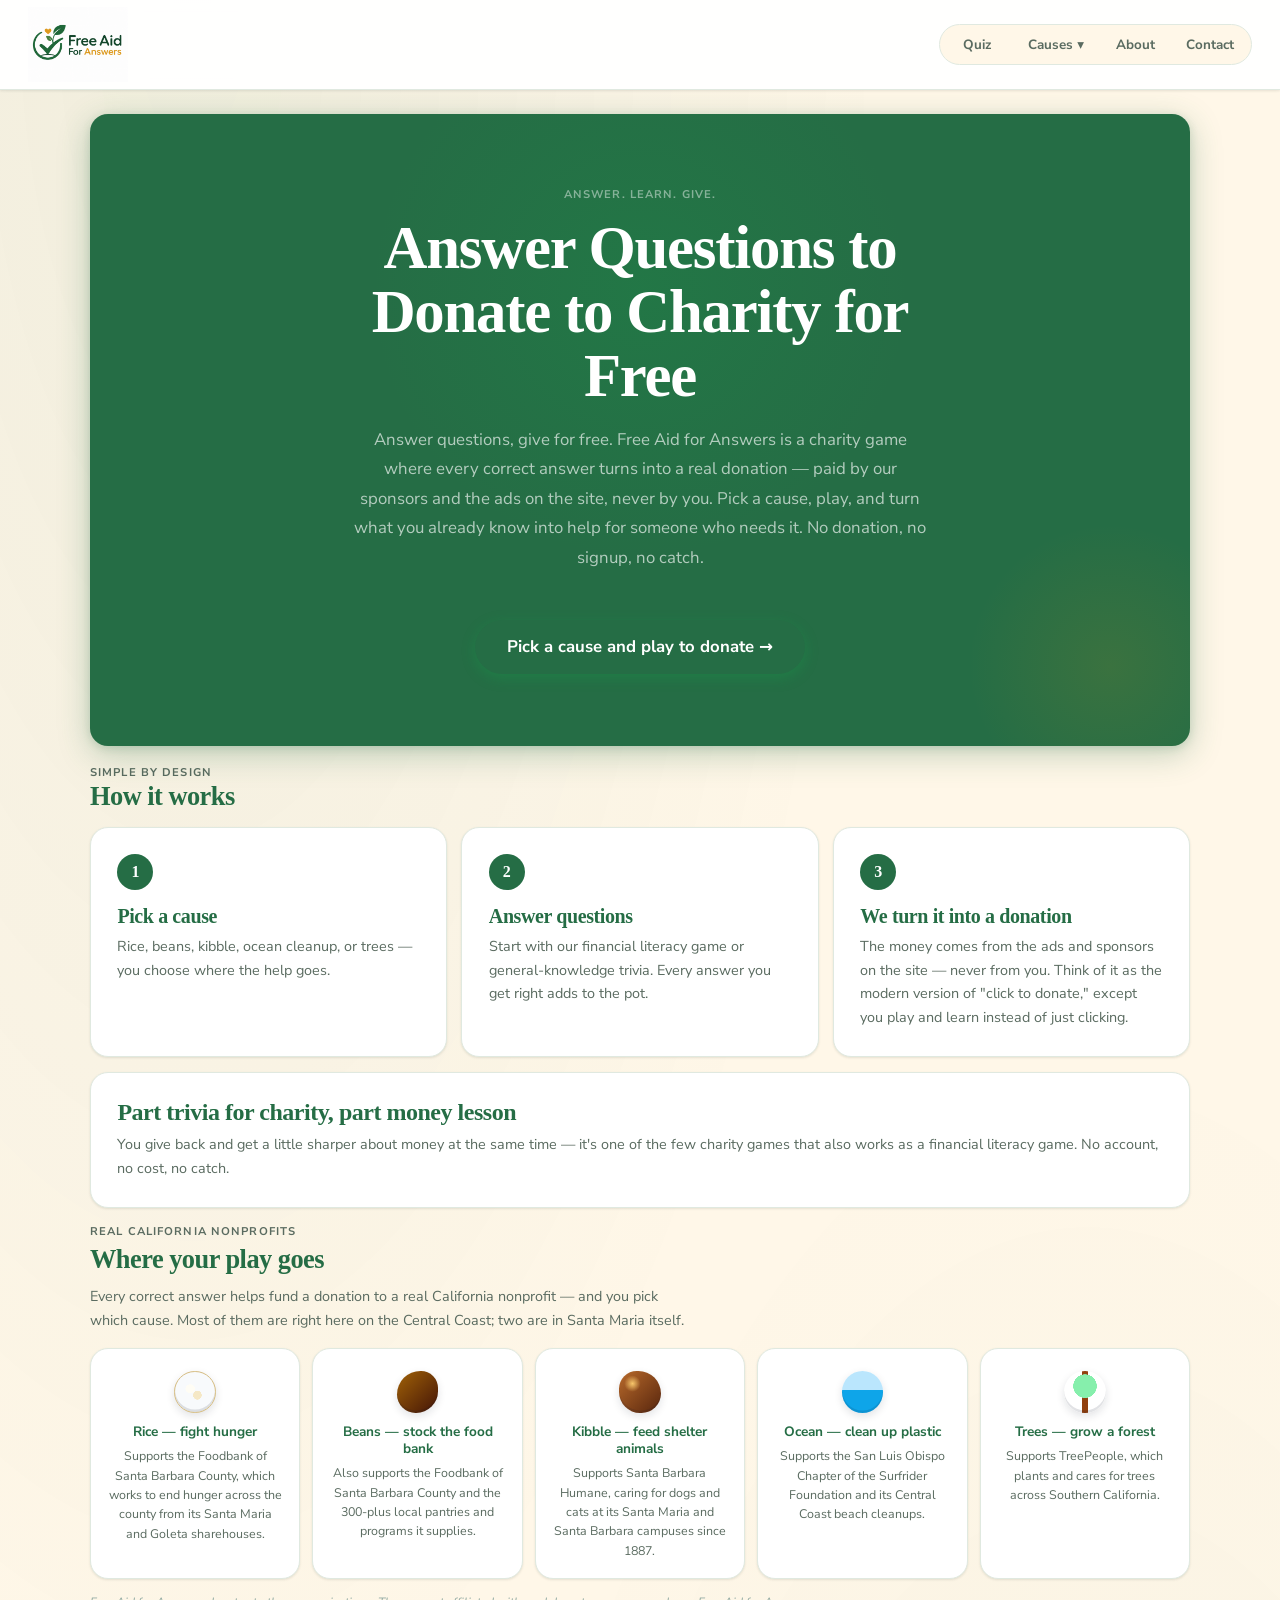
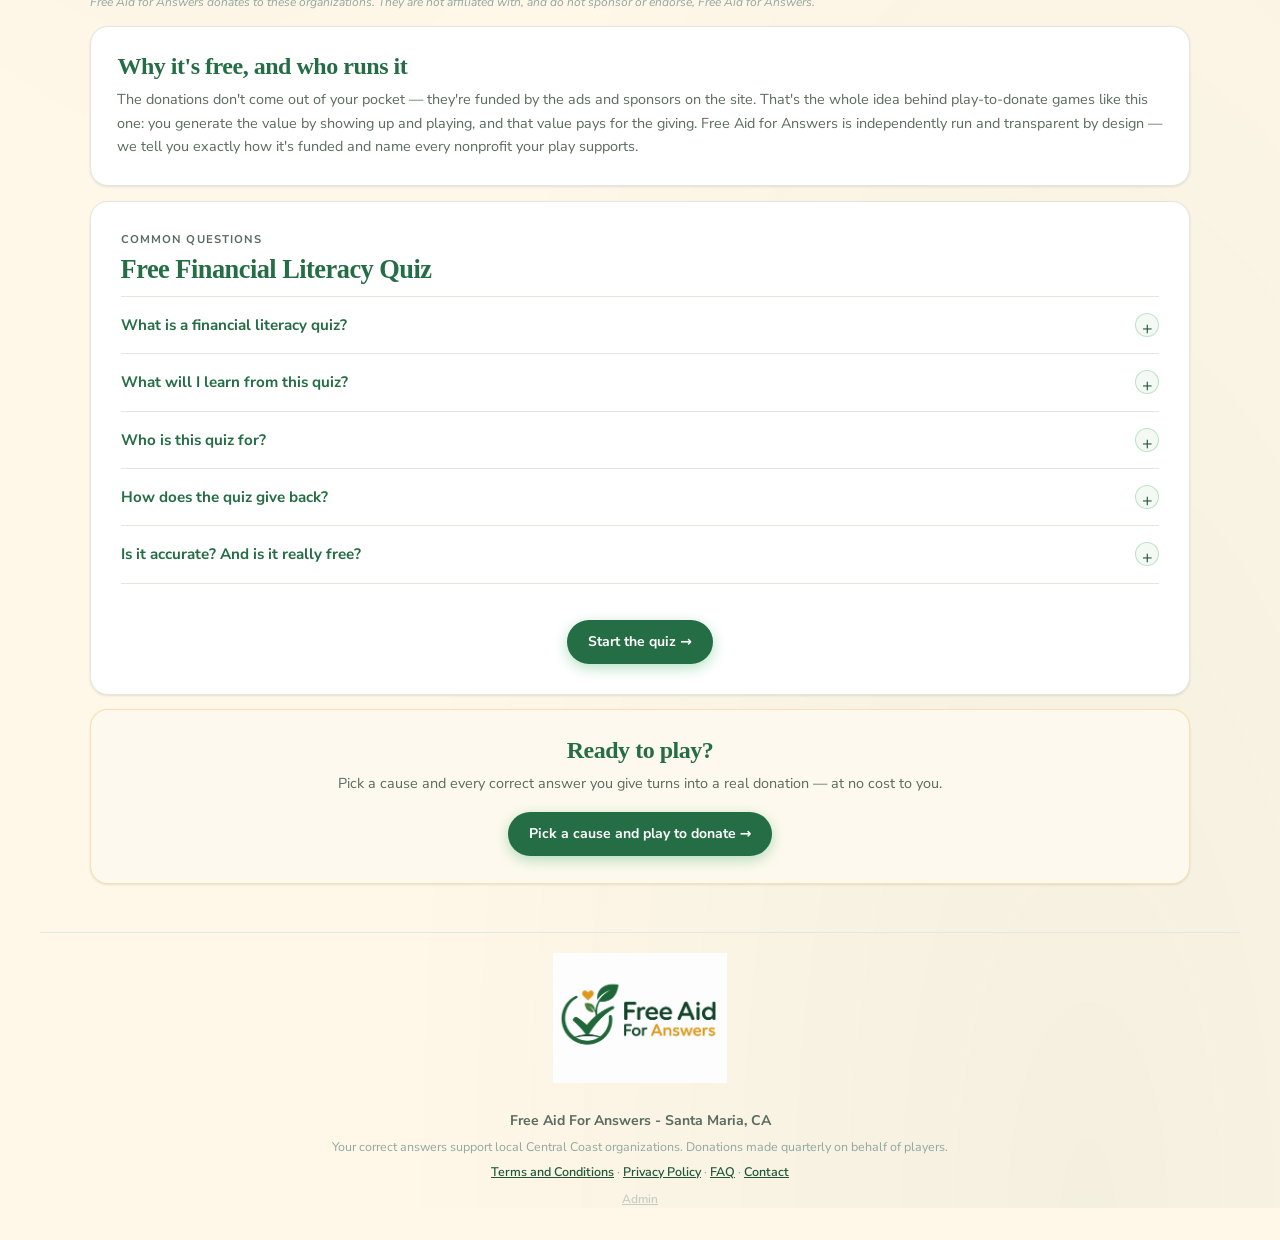
<file: index.html>
<!doctype html>
<html lang="en">
  <head>
    <meta charset="utf-8">
    <meta name="viewport" content="width=device-width, initial-scale=1">
    <title>Free Aid For Answers - Answer Questions to Donate to Charity for Free</title>
    <meta name="description" content="Answer questions, give for free. A charity game where every correct answer becomes a real donation — paid by sponsors and ads, never by you.">
    <link rel="icon" href="favicon.png" type="image/png">
    <link rel="stylesheet" href="style.css">
    <!-- Google tag (gtag.js) -->
    <script async src="https://www.googletagmanager.com/gtag/js?id=G-Z1M0KV6E89"></script>
    <script>
      window.dataLayer = window.dataLayer || [];
      function gtag(){dataLayer.push(arguments);}
      gtag('js', new Date());
      gtag('config', 'G-Z1M0KV6E89');
    </script>
  </head>
  <body data-page="home">

    <header class="site-header">
      <a class="brand" href="index.html" aria-label="Free Aid For Answers home">
        <img src="logo.png" alt="Free Aid For Answers" style="height:75px;width:auto;display:block;">
      </a>
      <nav class="site-nav" aria-label="Main navigation">
        <a href="quiz.html">Quiz</a>
        <div class="nav-dropdown">
          <button class="nav-dropdown-btn" type="button">Causes &#9662;</button>
          <ul class="nav-dropdown-menu">
            <li><a href="rice.html">Rice</a></li>
            <li><a href="beans.html">Beans</a></li>
            <li><a href="kibble.html">Kibble</a></li>
            <li><a href="ocean-cleanup.html">Ocean Cleanup</a></li>
            <li><a href="trees.html">Trees</a></li>
          </ul>
        </div>
        <a href="about.html">About</a>
        <a href="contact.html">Contact</a>
      </nav>
    </header>

    <main class="home-shell">

      <!-- Hero -->
      <section class="home-hero" aria-labelledby="home-h1">
        <p class="eyebrow">Answer. Learn. Give.</p>
        <h1 id="home-h1">Answer Questions to Donate to Charity for Free</h1>
        <p class="lead">Answer questions, give for free. Free Aid for Answers is a charity game where every correct answer turns into a real donation — paid by our sponsors and the ads on the site, never by you. Pick a cause, play, and turn what you already know into help for someone who needs it. No donation, no signup, no catch.</p>
        <a class="button-link" href="quiz.html" style="font-size:1.05rem;padding:.85rem 2rem;">Pick a cause and play to donate &rarr;</a>
      </section>

      <!-- How it works -->
      <div class="home-steps" aria-labelledby="how-heading">
        <div style="grid-column:1/-1;margin-bottom:.1rem;">
          <p class="eyebrow" style="color:var(--muted);">Simple by design</p>
          <h2 id="how-heading" style="font-family:Georgia,serif;font-size:clamp(1.2rem,2.4vw,1.65rem);color:var(--navy);margin:0;">How it works</h2>
        </div>
        <article class="home-step">
          <div class="step-num">1</div>
          <h3>Pick a cause</h3>
          <p>Rice, beans, kibble, ocean cleanup, or trees — you choose where the help goes.</p>
        </article>
        <article class="home-step">
          <div class="step-num">2</div>
          <h3>Answer questions</h3>
          <p>Start with our financial literacy game or general-knowledge trivia. Every answer you get right adds to the pot.</p>
        </article>
        <article class="home-step">
          <div class="step-num">3</div>
          <h3>We turn it into a donation</h3>
          <p>The money comes from the ads and sponsors on the site — never from you. Think of it as the modern version of "click to donate," except you play and learn instead of just clicking.</p>
        </article>
      </div>

      <!-- Bridge -->
      <div class="home-bridge">
        <h2>Part trivia for charity, part money lesson</h2>
        <p>You give back and get a little sharper about money at the same time — it's one of the few charity games that also works as a financial literacy game. No account, no cost, no catch.</p>
      </div>

      <!-- Where your play goes -->
      <section aria-labelledby="causes-heading">
        <p class="eyebrow" style="color:var(--muted);margin-bottom:.25rem;">Real California nonprofits</p>
        <h2 class="home-causes-heading" id="causes-heading">Where your play goes</h2>
        <p class="home-causes-intro">Every correct answer helps fund a donation to a real California nonprofit — and you pick which cause. Most of them are right here on the Central Coast; two are in Santa Maria itself.</p>

        <div class="cause-grid">
          <div class="cause-card">
            <span class="charity-icon charity-icon--rice" aria-hidden="true"></span>
            <strong>Rice — fight hunger</strong>
            <p>Supports the Foodbank of Santa Barbara County, which works to end hunger across the county from its Santa Maria and Goleta sharehouses.</p>
          </div>
          <div class="cause-card">
            <span class="charity-icon charity-icon--beans" aria-hidden="true"></span>
            <strong>Beans — stock the food bank</strong>
            <p>Also supports the Foodbank of Santa Barbara County and the 300-plus local pantries and programs it supplies.</p>
          </div>
          <div class="cause-card">
            <span class="charity-icon charity-icon--kibble" aria-hidden="true"></span>
            <strong>Kibble — feed shelter animals</strong>
            <p>Supports Santa Barbara Humane, caring for dogs and cats at its Santa Maria and Santa Barbara campuses since 1887.</p>
          </div>
          <div class="cause-card">
            <span class="charity-icon charity-icon--ocean" aria-hidden="true"></span>
            <strong>Ocean — clean up plastic</strong>
            <p>Supports the San Luis Obispo Chapter of the Surfrider Foundation and its Central Coast beach cleanups.</p>
          </div>
          <div class="cause-card">
            <span class="charity-icon charity-icon--trees" aria-hidden="true"></span>
            <strong>Trees — grow a forest</strong>
            <p>Supports TreePeople, which plants and cares for trees across Southern California.</p>
          </div>
        </div>

        <p class="cause-disclaimer">Free Aid for Answers donates to these organizations. They are not affiliated with, and do not sponsor or endorse, Free Aid for Answers.</p>
      </section>

      <!-- Why it's free -->
      <div class="home-transparency">
        <h2>Why it's free, and who runs it</h2>
        <p>The donations don't come out of your pocket — they're funded by the ads and sponsors on the site. That's the whole idea behind play-to-donate games like this one: you generate the value by showing up and playing, and that value pays for the giving. Free Aid for Answers is independently run and transparent by design — we tell you exactly how it's funded and name every nonprofit your play supports.</p>
      </div>

      <!-- FAQ -->
      <section class="faq-block" aria-labelledby="faq-heading">
        <p class="eyebrow" style="color:var(--muted);margin-bottom:.35rem;">Common questions</p>
        <h2 id="faq-heading" class="faq-heading">Free Financial Literacy Quiz</h2>

        <details class="faq-item">
          <summary>What is a financial literacy quiz?</summary>
          <div class="faq-answer">
            <p>Test how much you really know about money — for free. This financial literacy quiz covers the everyday things school tends to skip: budgeting, saving, credit, taxes, and more. Every question you answer right also helps fund a real charity, so you're building your own money smarts and giving back at the same time. No account, no cost, no catch.</p>
          </div>
        </details>

        <details class="faq-item">
          <summary>What will I learn from this quiz?</summary>
          <div class="faq-answer">
            <p>The questions move through the money skills that actually come up in real life:</p>
            <ul>
              <li><strong>Budgeting &amp; spending</strong> — where your money goes and how to steer it.</li>
              <li><strong>Saving &amp; emergency funds</strong> — how much cushion you really need.</li>
              <li><strong>Credit &amp; debt</strong> — interest, scores, and staying out of trouble.</li>
              <li><strong>Taxes, made simple</strong> — the basics, minus the jargon.</li>
              <li><strong>Investing fundamentals</strong> — how money grows over time.</li>
            </ul>
          </div>
        </details>

        <details class="faq-item">
          <summary>Who is this quiz for?</summary>
          <div class="faq-answer">
            <ul>
              <li>Students building money skills before they need them.</li>
              <li>Teachers who want a free, no-login classroom tool. (See the <a href="community-service.html">community service hours page</a> for the teacher toolkit and certificates.)</li>
              <li>Anyone who wants a quick, honest gut-check on what they know.</li>
            </ul>
          </div>
        </details>

        <details class="faq-item">
          <summary>How does the quiz give back?</summary>
          <div class="faq-answer">
            <p>This isn't a quiz that just hands you a score. Every correct answer helps fund a cause you choose — fighting hunger, feeding shelter animals, cleaning the ocean, or planting trees. The ads and sponsors on the site cover the donations, so it stays free for you.</p>
          </div>
        </details>

        <details class="faq-item">
          <summary>Is it accurate? And is it really free?</summary>
          <div class="faq-answer">
            <p>Our financial questions are reviewed by a licensed tax professional. These questions are written and checked for accuracy, so you're learning the real thing — not folk wisdom — and the whole quiz is free.</p>
          </div>
        </details>

        <div style="margin-top:1.25rem;text-align:center;">
          <a class="button-link" href="quiz.html">Start the quiz &rarr;</a>
        </div>
      </section>

      <!-- Final CTA -->
      <div class="note-band" style="text-align:center;">
        <h2>Ready to play?</h2>
        <p>Pick a cause and every correct answer you give turns into a real donation — at no cost to you.</p>
        <a class="button-link" href="quiz.html">Pick a cause and play to donate &rarr;</a>
      </div>

    </main>

    <footer class="site-footer">
      <div style="text-align:center;margin-bottom:1.25rem;"><img src="logo.png" alt="Free Aid For Answers" style="height:130px;width:auto;"></div>
      <p><strong>Free Aid For Answers - Santa Maria, CA</strong></p>
      <p class="fine-print">Your correct answers support local Central Coast organizations. Donations made quarterly on behalf of players.</p>
      <p class="fine-print"><a href="terms.html">Terms and Conditions</a> &middot; <a href="privacy.html">Privacy Policy</a> &middot; <a href="faq.html">FAQ</a> &middot; <a href="contact.html">Contact</a></p>
      <p class="fine-print" style="margin-top:.5rem;"><a href="admin.html" style="opacity:.5;font-size:.75rem;color:inherit;">Admin</a></p>
    </footer>

  </body>
</html>
</file>
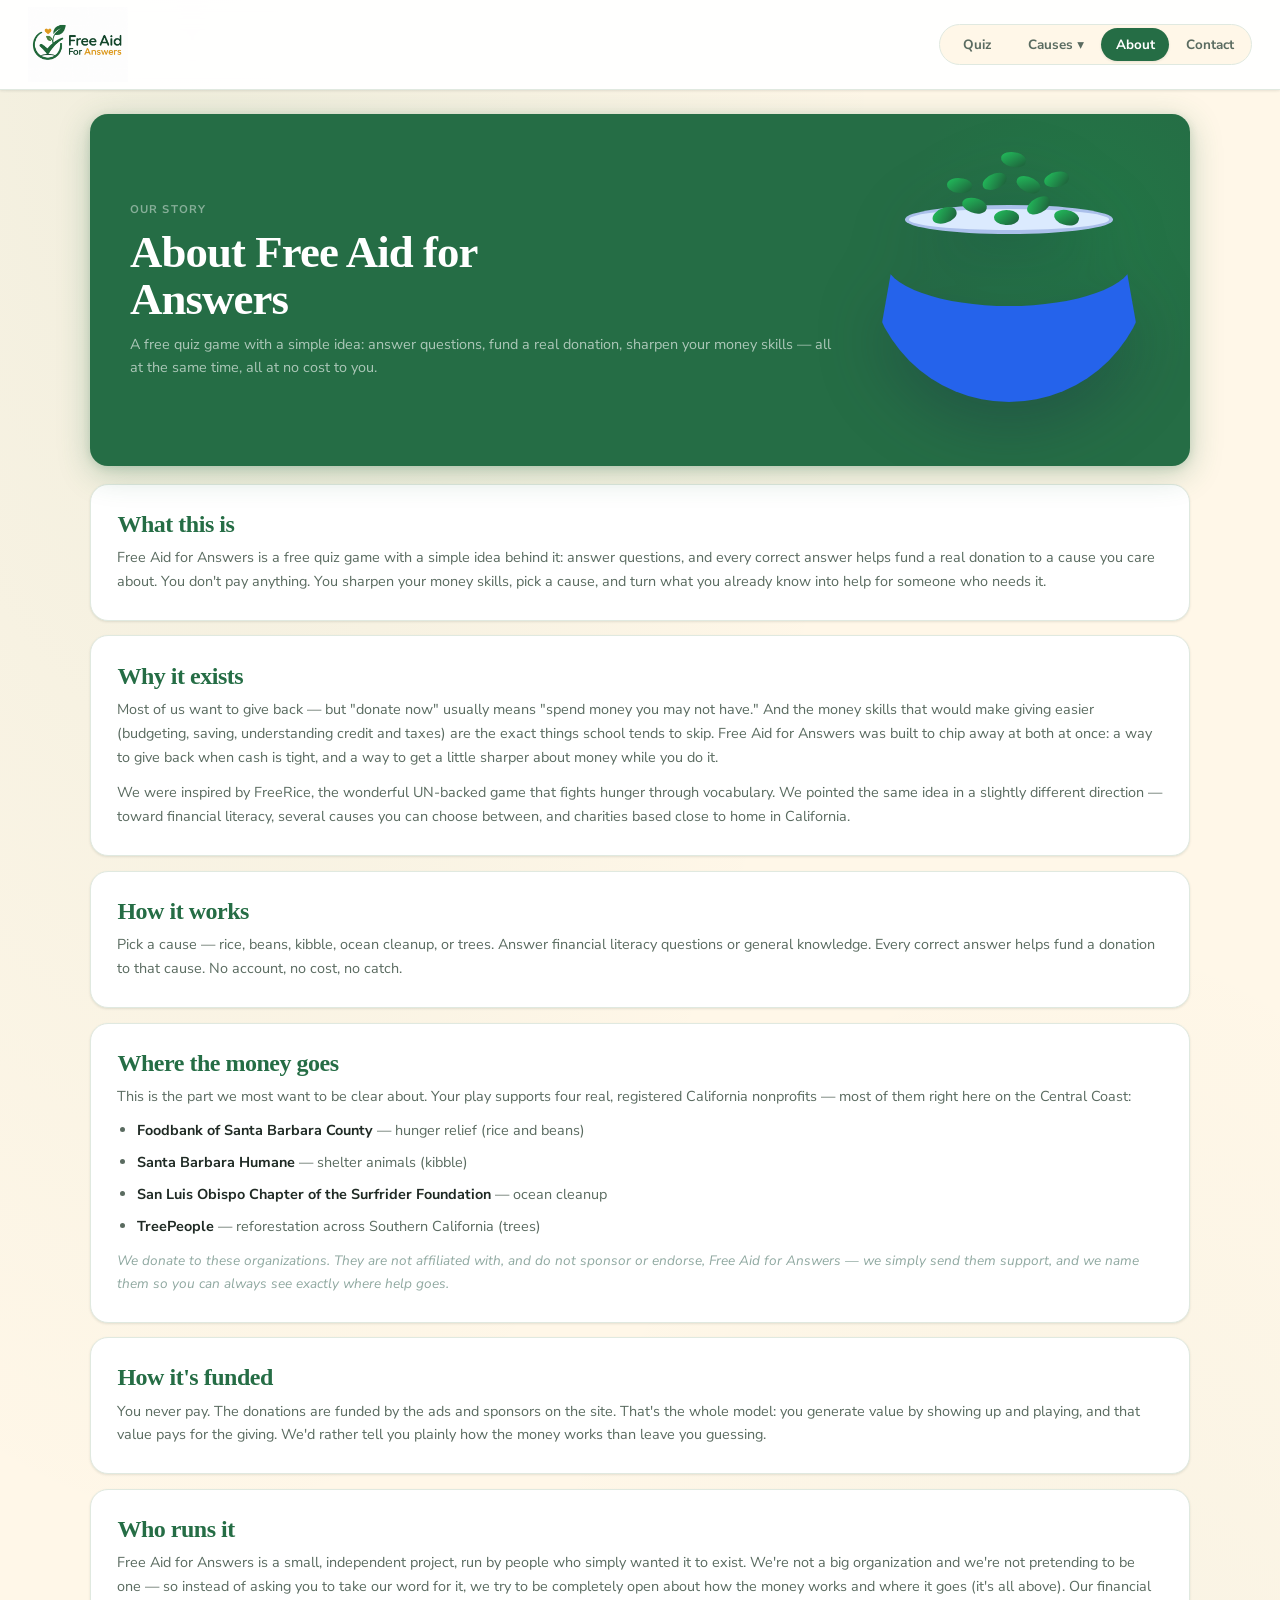
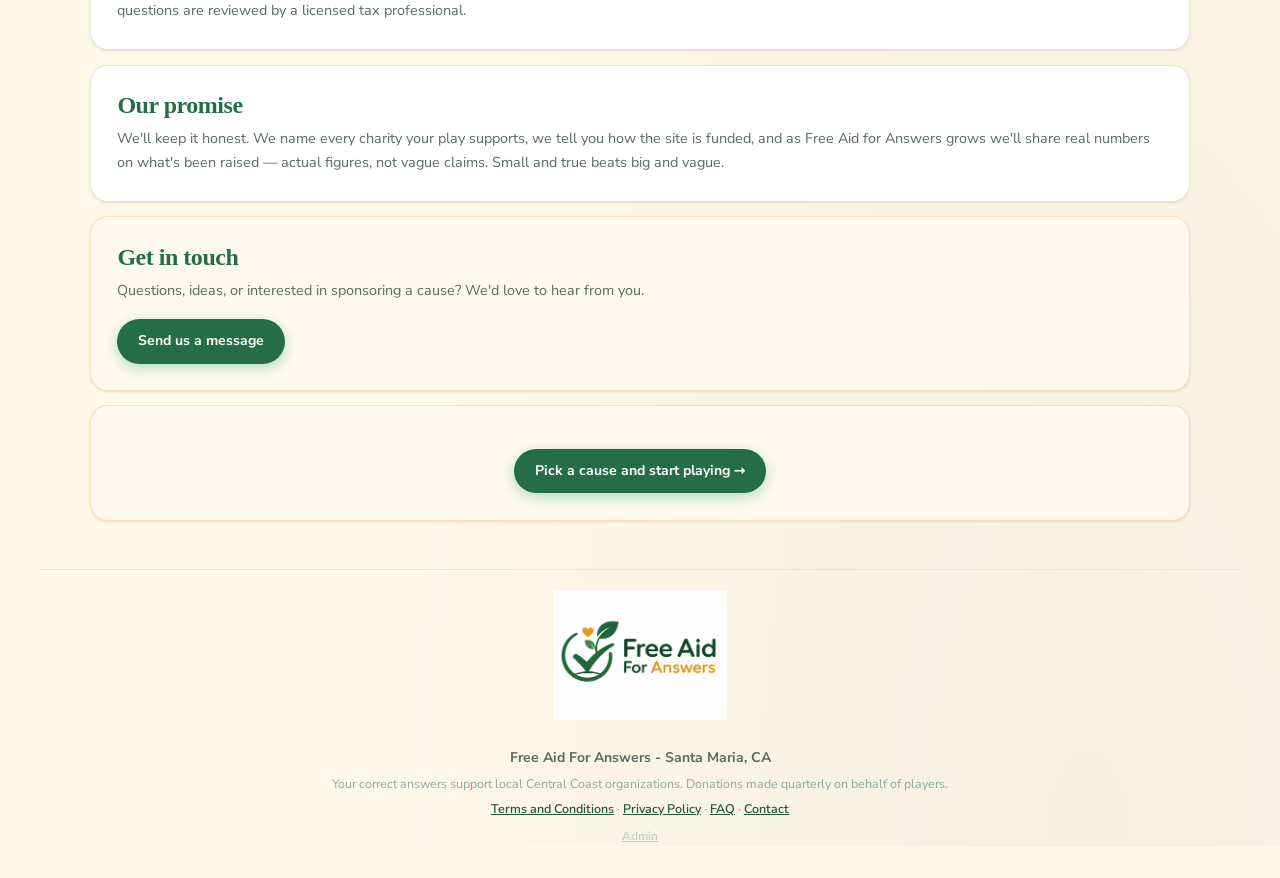
<file: about.html>
<!doctype html>
<html lang="en">
  <head>
    <meta charset="utf-8">
    <meta name="viewport" content="width=device-width, initial-scale=1">
    <title>About - Free Aid For Answers</title>
    <meta name="description" content="Free Aid for Answers is a free quiz game where every correct answer funds a real donation to a California nonprofit — paid by ads and sponsors, never by you.">
    <link rel="icon" href="favicon.png" type="image/png">
    <link rel="stylesheet" href="style.css">
    <!-- Google tag (gtag.js) -->
    <script async src="https://www.googletagmanager.com/gtag/js?id=G-Z1M0KV6E89"></script>
    <script>
      window.dataLayer = window.dataLayer || [];
      function gtag(){dataLayer.push(arguments);}
      gtag('js', new Date());
      gtag('config', 'G-Z1M0KV6E89');
    </script>
  </head>
  <body data-page="about">

    <header class="site-header">
      <a class="brand" href="index.html" aria-label="Free Aid For Answers home">
        <img src="logo.png" alt="Free Aid For Answers" style="height:75px;width:auto;display:block;">
      </a>
      <nav class="site-nav" aria-label="Main navigation">
        <a href="quiz.html">Quiz</a>
        <div class="nav-dropdown">
          <button class="nav-dropdown-btn" type="button">Causes &#9662;</button>
          <ul class="nav-dropdown-menu">
            <li><a href="rice.html">Rice</a></li>
            <li><a href="beans.html">Beans</a></li>
            <li><a href="kibble.html">Kibble</a></li>
            <li><a href="ocean-cleanup.html">Ocean Cleanup</a></li>
            <li><a href="trees.html">Trees</a></li>
          </ul>
        </div>
        <a aria-current="page" href="about.html">About</a>
        <a href="contact.html">Contact</a>
      </nav>
    </header>

    <main class="about-shell">

      <section class="about-hero">
        <div>
          <p class="eyebrow">Our story</p>
          <h1>About Free Aid for Answers</h1>
          <p class="lead">A free quiz game with a simple idea: answer questions, fund a real donation, sharpen your money skills — all at the same time, all at no cost to you.</p>
        </div>
        <div class="mini-bowl" aria-hidden="true">
          <span></span><span></span><span></span><span></span><span></span>
          <span></span><span></span><span></span><span></span><span></span>
        </div>
      </section>

      <section class="about-grid" style="grid-template-columns:1fr;">

        <article>
          <h2>What this is</h2>
          <p>Free Aid for Answers is a free quiz game with a simple idea behind it: answer questions, and every correct answer helps fund a real donation to a cause you care about. You don't pay anything. You sharpen your money skills, pick a cause, and turn what you already know into help for someone who needs it.</p>
        </article>

        <article>
          <h2>Why it exists</h2>
          <p>Most of us want to give back — but "donate now" usually means "spend money you may not have." And the money skills that would make giving easier (budgeting, saving, understanding credit and taxes) are the exact things school tends to skip. Free Aid for Answers was built to chip away at both at once: a way to give back when cash is tight, and a way to get a little sharper about money while you do it.</p>
          <p style="margin-top:.75rem;">We were inspired by FreeRice, the wonderful UN-backed game that fights hunger through vocabulary. We pointed the same idea in a slightly different direction — toward financial literacy, several causes you can choose between, and charities based close to home in California.</p>
        </article>

        <article>
          <h2>How it works</h2>
          <p>Pick a cause — rice, beans, kibble, ocean cleanup, or trees. Answer financial literacy questions or general knowledge. Every correct answer helps fund a donation to that cause. No account, no cost, no catch.</p>
        </article>

        <article>
          <h2>Where the money goes</h2>
          <p>This is the part we most want to be clear about. Your play supports four real, registered California nonprofits — most of them right here on the Central Coast:</p>
          <ul class="page-list" style="margin-top:.65rem;">
            <li><strong>Foodbank of Santa Barbara County</strong> — hunger relief (rice and beans)</li>
            <li><strong>Santa Barbara Humane</strong> — shelter animals (kibble)</li>
            <li><strong>San Luis Obispo Chapter of the Surfrider Foundation</strong> — ocean cleanup</li>
            <li><strong>TreePeople</strong> — reforestation across Southern California (trees)</li>
          </ul>
          <p style="margin-top:.75rem;font-size:.85rem;color:var(--muted-light);font-style:italic;">We donate to these organizations. They are not affiliated with, and do not sponsor or endorse, Free Aid for Answers — we simply send them support, and we name them so you can always see exactly where help goes.</p>
        </article>

        <article>
          <h2>How it's funded</h2>
          <p>You never pay. The donations are funded by the ads and sponsors on the site. That's the whole model: you generate value by showing up and playing, and that value pays for the giving. We'd rather tell you plainly how the money works than leave you guessing.</p>
        </article>

        <article>
          <h2>Who runs it</h2>
          <p>Free Aid for Answers is a small, independent project, run by people who simply wanted it to exist. We're not a big organization and we're not pretending to be one — so instead of asking you to take our word for it, we try to be completely open about how the money works and where it goes (it's all above). Our financial questions are reviewed by a licensed tax professional.</p>
        </article>

        <article>
          <h2>Our promise</h2>
          <p>We'll keep it honest. We name every charity your play supports, we tell you how the site is funded, and as Free Aid for Answers grows we'll share real numbers on what's been raised — actual figures, not vague claims. Small and true beats big and vague.</p>
        </article>

      </section>

      <section class="note-band">
        <h2>Get in touch</h2>
        <p>Questions, ideas, or interested in sponsoring a cause? We'd love to hear from you.</p>
        <a class="button-link" href="contact.html">Send us a message</a>
      </section>

      <section class="note-band" style="margin-top:.9rem;text-align:center;">
        <a class="button-link" href="quiz.html">Pick a cause and start playing &rarr;</a>
      </section>

    </main>

    <footer class="site-footer">
      <div style="text-align:center;margin-bottom:1.25rem;"><img src="logo.png" alt="Free Aid For Answers" style="height:130px;width:auto;"></div>
      <p><strong>Free Aid For Answers - Santa Maria, CA</strong></p>
      <p class="fine-print">Your correct answers support local Central Coast organizations. Donations made quarterly on behalf of players.</p>
      <p class="fine-print"><a href="terms.html">Terms and Conditions</a> &middot; <a href="privacy.html">Privacy Policy</a> &middot; <a href="faq.html">FAQ</a> &middot; <a href="contact.html">Contact</a></p>
      <p class="fine-print" style="margin-top:.5rem;"><a href="admin.html" style="opacity:.5;font-size:.75rem;color:inherit;">Admin</a></p>
    </footer>

  </body>
</html>
</file>
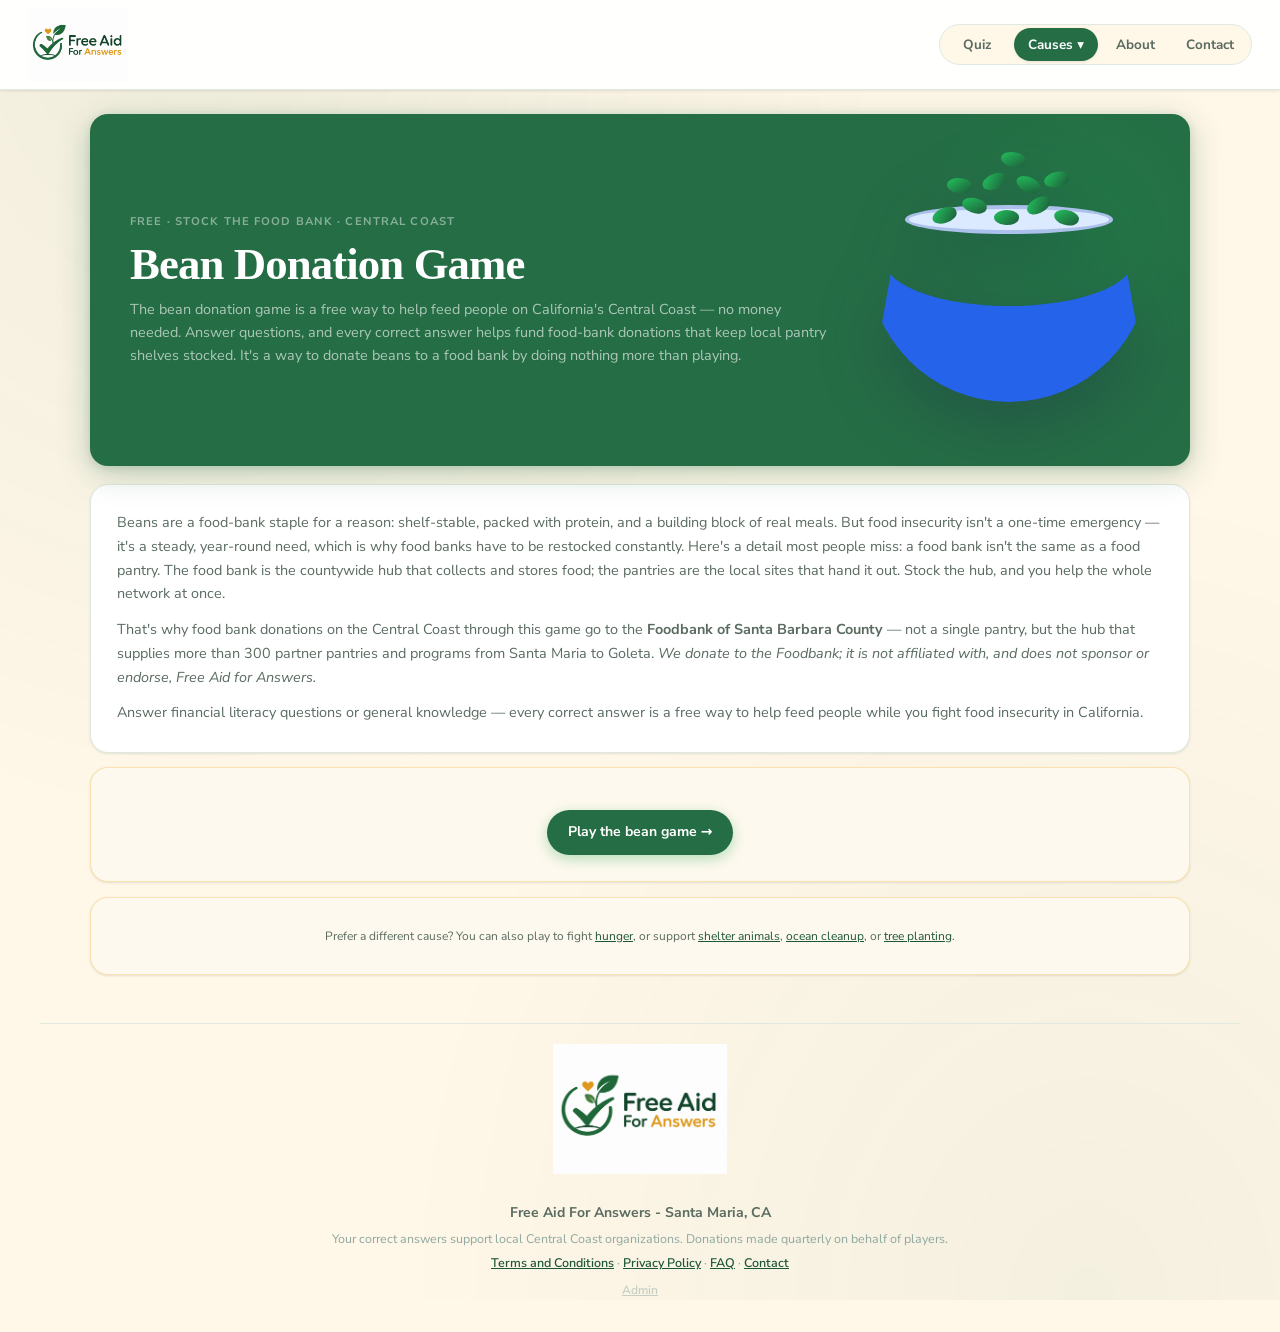
<file: beans.html>
<!doctype html>
<html lang="en">
  <head>
    <meta charset="utf-8">
    <meta name="viewport" content="width=device-width, initial-scale=1">
    <title>Bean Donation Game — Free Aid For Answers</title>
    <meta name="description" content="Play the bean donation game — a free way to help feed people on California's Central Coast. Every correct answer helps fund food-bank donations that keep local pantry shelves stocked.">
    <link rel="icon" href="favicon.png" type="image/png">
    <link rel="stylesheet" href="style.css">
    <!-- Google tag (gtag.js) -->
    <script async src="https://www.googletagmanager.com/gtag/js?id=G-Z1M0KV6E89"></script>
    <script>
      window.dataLayer = window.dataLayer || [];
      function gtag(){dataLayer.push(arguments);}
      gtag('js', new Date());
      gtag('config', 'G-Z1M0KV6E89');
    </script>
  </head>
  <body data-page="about">

    <header class="site-header">
      <a class="brand" href="index.html" aria-label="Free Aid For Answers home">
        <img src="logo.png" alt="Free Aid For Answers" style="height:75px;width:auto;display:block;">
      </a>
      <nav class="site-nav" aria-label="Main navigation">
        <a href="quiz.html">Quiz</a>
        <div class="nav-dropdown">
          <button class="nav-dropdown-btn" type="button" aria-current="page">Causes &#9662;</button>
          <ul class="nav-dropdown-menu">
            <li><a href="rice.html">Rice</a></li>
            <li><a aria-current="page" href="beans.html">Beans</a></li>
            <li><a href="kibble.html">Kibble</a></li>
            <li><a href="ocean-cleanup.html">Ocean Cleanup</a></li>
            <li><a href="trees.html">Trees</a></li>
          </ul>
        </div>
        <a href="about.html">About</a>
        <a href="contact.html">Contact</a>
      </nav>
    </header>

    <main class="about-shell">

      <section class="about-hero">
        <div>
          <p class="eyebrow">Free &middot; Stock the food bank &middot; Central Coast</p>
          <h1>Bean Donation Game</h1>
          <p class="lead">The bean donation game is a free way to help feed people on California's Central Coast — no money needed. Answer questions, and every correct answer helps fund food-bank donations that keep local pantry shelves stocked. It's a way to donate beans to a food bank by doing nothing more than playing.</p>
        </div>
        <div class="mini-bowl" aria-hidden="true">
          <span></span><span></span><span></span><span></span><span></span>
          <span></span><span></span><span></span><span></span><span></span>
        </div>
      </section>

      <section class="about-grid" style="grid-template-columns:1fr;">

        <article>
          <p>Beans are a food-bank staple for a reason: shelf-stable, packed with protein, and a building block of real meals. But food insecurity isn't a one-time emergency — it's a steady, year-round need, which is why food banks have to be restocked constantly. Here's a detail most people miss: a food bank isn't the same as a food pantry. The food bank is the countywide hub that collects and stores food; the pantries are the local sites that hand it out. Stock the hub, and you help the whole network at once.</p>
          <p style="margin-top:.75rem;">That's why food bank donations on the Central Coast through this game go to the <strong>Foodbank of Santa Barbara County</strong> — not a single pantry, but the hub that supplies more than 300 partner pantries and programs from Santa Maria to Goleta. <em>We donate to the Foodbank; it is not affiliated with, and does not sponsor or endorse, Free Aid for Answers.</em></p>
          <p style="margin-top:.75rem;">Answer financial literacy questions or general knowledge — every correct answer is a free way to help feed people while you fight food insecurity in California.</p>
        </article>

      </section>

      <section class="note-band" style="text-align:center;">
        <a class="button-link" href="quiz.html?cause=beans">Play the bean game &rarr;</a>
      </section>

      <section class="note-band" style="margin-top:.9rem;text-align:center;">
        <p><small>Prefer a different cause? You can also play to fight <a href="rice.html">hunger</a>, or support <a href="kibble.html">shelter animals</a>, <a href="ocean-cleanup.html">ocean cleanup</a>, or <a href="trees.html">tree planting</a>.</small></p>
      </section>

    </main>

    <footer class="site-footer">
      <div style="text-align:center;margin-bottom:1.25rem;"><img src="logo.png" alt="Free Aid For Answers" style="height:130px;width:auto;"></div>
      <p><strong>Free Aid For Answers - Santa Maria, CA</strong></p>
      <p class="fine-print">Your correct answers support local Central Coast organizations. Donations made quarterly on behalf of players.</p>
      <p class="fine-print"><a href="terms.html">Terms and Conditions</a> &middot; <a href="privacy.html">Privacy Policy</a> &middot; <a href="faq.html">FAQ</a> &middot; <a href="contact.html">Contact</a></p>
      <p class="fine-print" style="margin-top:.5rem;"><a href="admin.html" style="opacity:.5;font-size:.75rem;color:inherit;">Admin</a></p>
    </footer>

  </body>
</html>
</file>
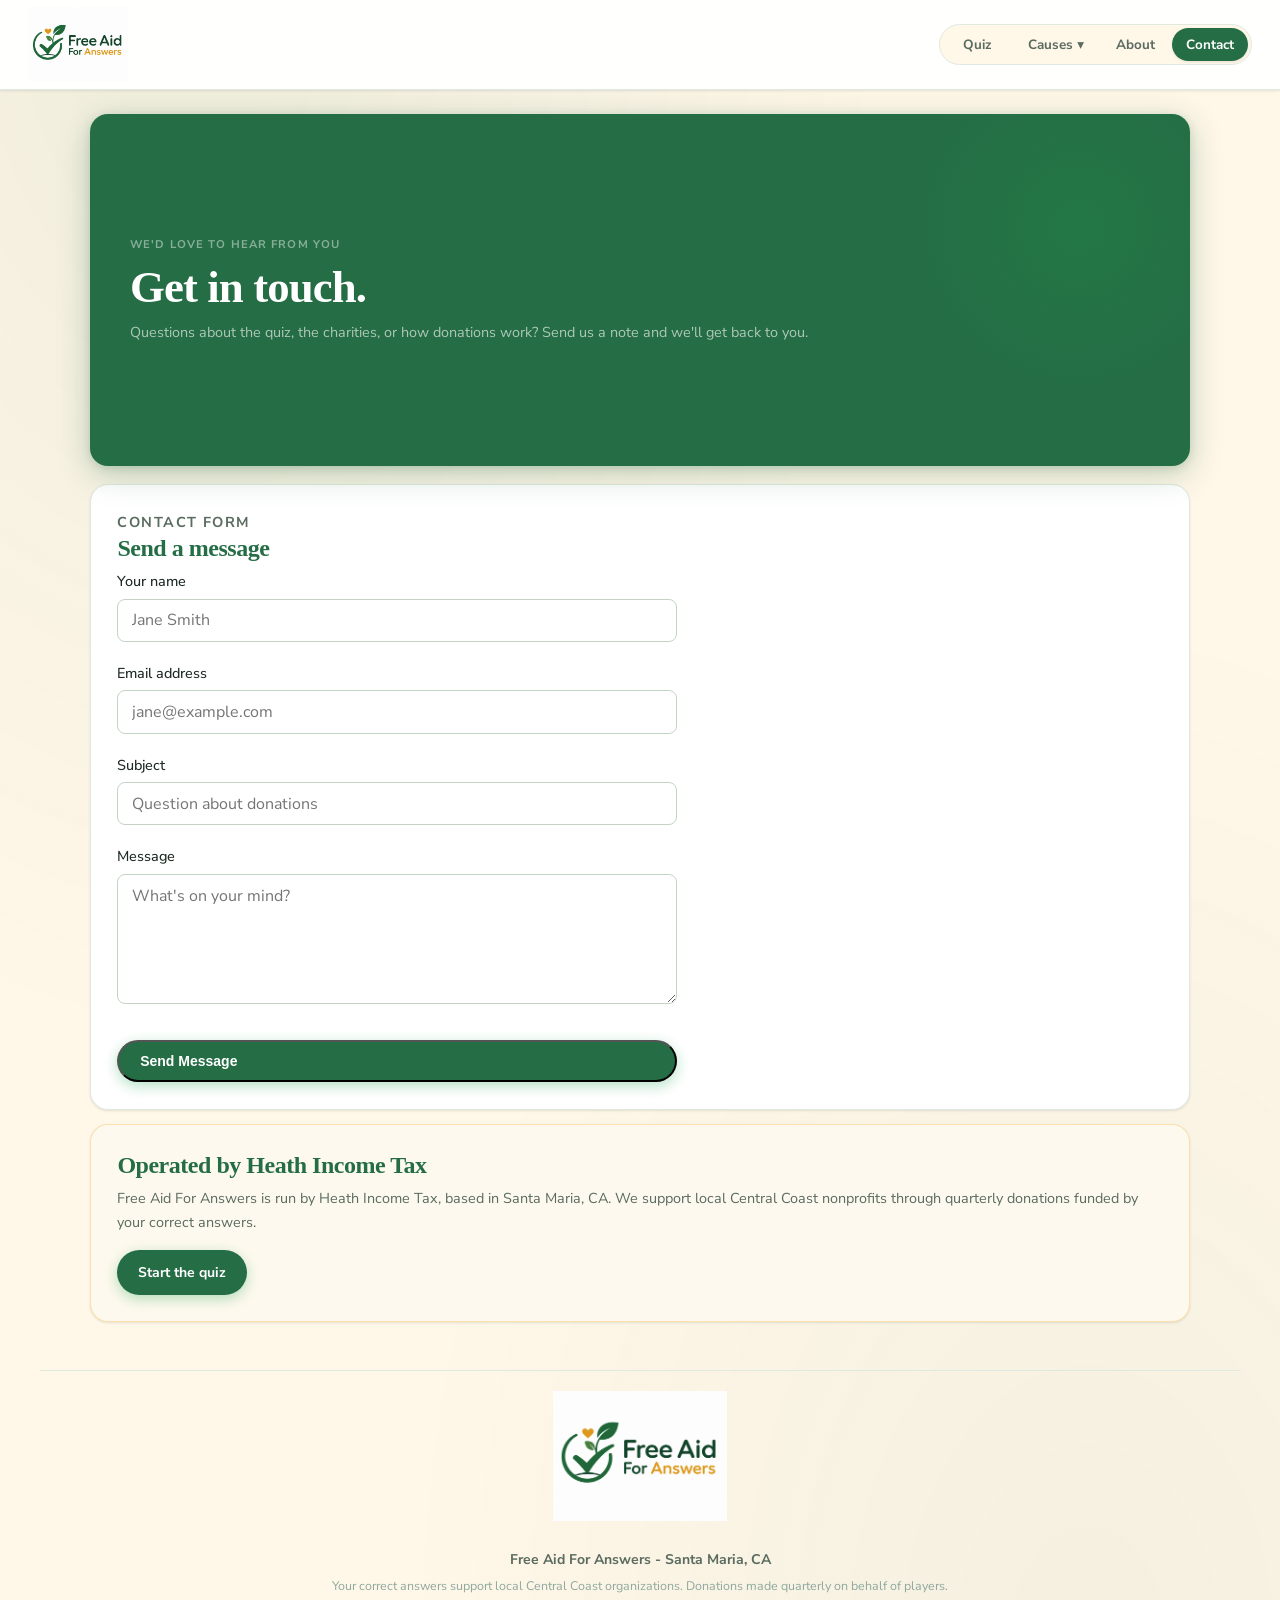
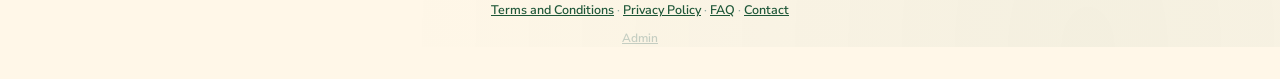
<file: contact.html>
<!doctype html>
<html lang="en">
  <head>
    <meta charset="utf-8">
    <meta name="viewport" content="width=device-width, initial-scale=1">
    <title>Contact - Free Aid For Answers</title>
    <meta name="description" content="Get in touch with Free Aid For Answers. Questions about the quiz, donations, or local Central Coast charities.">
    <link rel="icon" href="favicon.png" type="image/png">
    <link rel="stylesheet" href="style.css">
    <!-- Google tag (gtag.js) -->
    <script async src="https://www.googletagmanager.com/gtag/js?id=G-Z1M0KV6E89"></script>
    <script>
      window.dataLayer = window.dataLayer || [];
      function gtag(){dataLayer.push(arguments);}
      gtag('js', new Date());
      gtag('config', 'G-Z1M0KV6E89');
    </script>
    <style>
      .contact-form {
        display: flex;
        flex-direction: column;
        gap: 1.25rem;
        max-width: 560px;
      }
      .contact-form label {
        display: flex;
        flex-direction: column;
        gap: .35rem;
        font-size: .9rem;
        font-weight: 500;
        color: var(--text);
      }
      .contact-form input,
      .contact-form textarea {
        padding: .6rem .85rem;
        border: 1px solid var(--border-dark);
        border-radius: var(--radius-sm);
        font-size: 1rem;
        font-family: inherit;
        background: var(--surface);
        color: var(--text);
        width: 100%;
      }
      .contact-form input:focus,
      .contact-form textarea:focus {
        outline: 2px solid var(--green);
        outline-offset: 1px;
      }
      .contact-form textarea {
        resize: vertical;
        min-height: 130px;
      }
      .contact-success {
        display: none;
        background: var(--green-light, #dcfce7);
        border: 1px solid var(--green);
        border-radius: var(--radius-sm);
        padding: 1rem 1.25rem;
        color: var(--green-dark);
        font-size: .95rem;
      }
    </style>
  </head>
  <body data-page="about">
    <header class="site-header">
      <a class="brand" href="index.html" aria-label="Free Aid For Answers home">
        <img src="logo.png" alt="Free Aid For Answers" style="height:75px;width:auto;display:block;">
      </a>
      <nav class="site-nav" aria-label="Main navigation">
        <a href="quiz.html">Quiz</a>
        <div class="nav-dropdown">
          <button class="nav-dropdown-btn" type="button">Causes &#9662;</button>
          <ul class="nav-dropdown-menu">
            <li><a href="rice.html">Rice</a></li>
            <li><a href="beans.html">Beans</a></li>
            <li><a href="kibble.html">Kibble</a></li>
            <li><a href="ocean-cleanup.html">Ocean Cleanup</a></li>
            <li><a href="trees.html">Trees</a></li>
          </ul>
        </div>
        <a href="about.html">About</a>
        <a aria-current="page" href="contact.html">Contact</a>
      </nav>
    </header>

    <main class="about-shell">
      <section class="about-hero">
        <div>
          <p class="eyebrow">We'd love to hear from you</p>
          <h1>Get in touch.</h1>
          <p class="lead">Questions about the quiz, the charities, or how donations work? Send us a note and we'll get back to you.</p>
        </div>
      </section>

      <section class="about-grid" style="grid-template-columns: 1fr;">
        <article>
          <p class="eyebrow">Contact form</p>
          <h2>Send a message</h2>

          <div class="contact-success" id="contact-success" role="status">
            Thanks for reaching out! We'll get back to you soon.
          </div>

          <form
            name="contact"
            method="POST"
            data-netlify="true"
            netlify-honeypot="bot-field"
            class="contact-form"
            id="contact-form"
          >
            <input type="hidden" name="form-name" value="contact">
            <label style="display:none;">
              Don't fill this out: <input name="bot-field">
            </label>

            <label>
              <span>Your name</span>
              <input type="text" name="name" autocomplete="name" required placeholder="Jane Smith">
            </label>

            <label>
              <span>Email address</span>
              <input type="email" name="email" autocomplete="email" required placeholder="jane@example.com">
            </label>

            <label>
              <span>Subject</span>
              <input type="text" name="subject" placeholder="Question about donations">
            </label>

            <label>
              <span>Message</span>
              <textarea name="message" required placeholder="What's on your mind?"></textarea>
            </label>

            <button class="button-link" type="submit">Send Message</button>
          </form>
        </article>
      </section>

      <section class="note-band">
        <h2>Operated by Heath Income Tax</h2>
        <p>Free Aid For Answers is run by Heath Income Tax, based in Santa Maria, CA. We support local Central Coast nonprofits through quarterly donations funded by your correct answers.</p>
        <a class="button-link" href="index.html">Start the quiz</a>
      </section>
    </main>

    <footer class="site-footer">
      <div style="text-align:center;margin-bottom:1.25rem;"><img src="logo.png" alt="Free Aid For Answers" style="height:130px;width:auto;"></div>
      <p><strong>Free Aid For Answers - Santa Maria, CA</strong></p>
      <p class="fine-print">Your correct answers support local Central Coast organizations. Donations made quarterly on behalf of players.</p>
      <p class="fine-print"><a href="terms.html">Terms and Conditions</a> &middot; <a href="privacy.html">Privacy Policy</a> &middot; <a href="faq.html">FAQ</a> &middot; <a href="contact.html">Contact</a></p>
      <p class="fine-print" style="margin-top:.5rem;"><a href="admin.html" style="opacity:.5;font-size:.75rem;color:inherit;">Admin</a></p>
    </footer>

    <script>
      (function () {
        var form = document.getElementById('contact-form');
        var success = document.getElementById('contact-success');
        if (!form) return;
        form.addEventListener('submit', function (e) {
          e.preventDefault();
          var data = new FormData(form);
          fetch('/', { method: 'POST', body: data })
            .then(function () {
              form.style.display = 'none';
              success.style.display = 'block';
            })
            .catch(function () {
              form.submit();
            });
        });
      })();
    </script>
  </body>
</html>
</file>
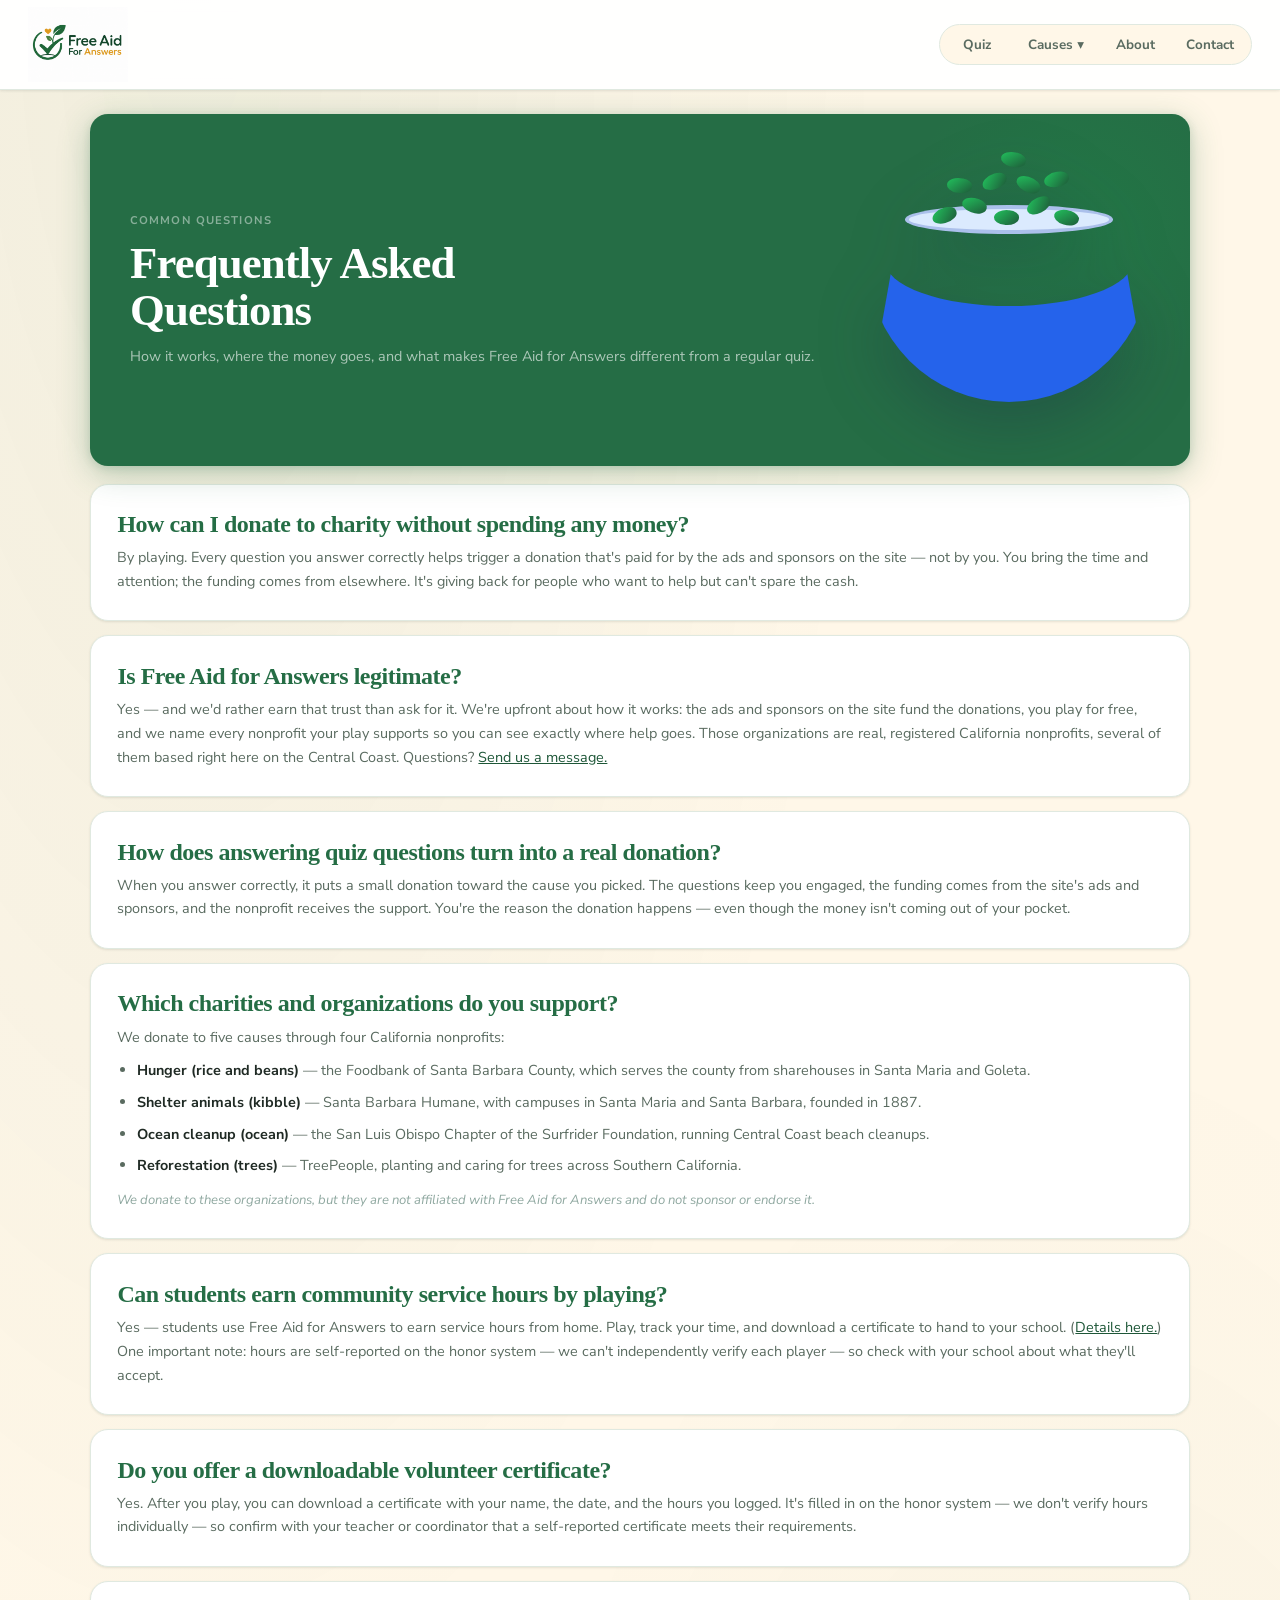
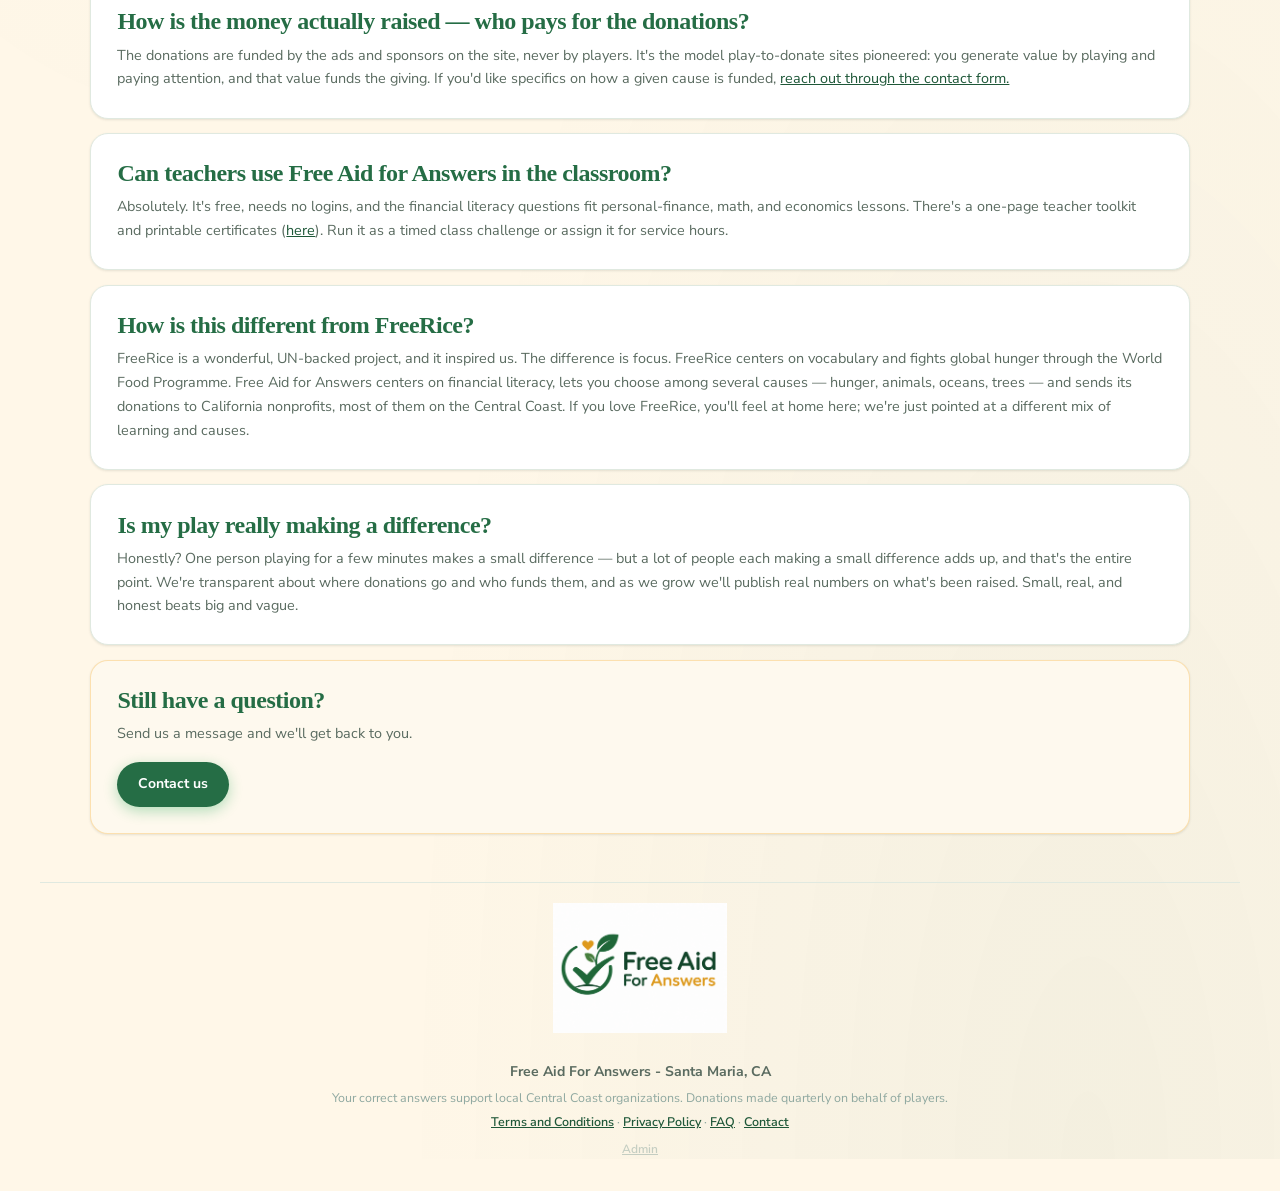
<file: faq.html>
<!doctype html>
<html lang="en">
  <head>
    <meta charset="utf-8">
    <meta name="viewport" content="width=device-width, initial-scale=1">
    <title>FAQ - Free Aid For Answers</title>
    <meta name="description" content="Answers to common questions about how Free Aid for Answers works, where donations go, how students earn service hours, and who funds the giving.">
    <link rel="icon" href="favicon.png" type="image/png">
    <link rel="stylesheet" href="style.css">
    <!-- Google tag (gtag.js) -->
    <script async src="https://www.googletagmanager.com/gtag/js?id=G-Z1M0KV6E89"></script>
    <script>
      window.dataLayer = window.dataLayer || [];
      function gtag(){dataLayer.push(arguments);}
      gtag('js', new Date());
      gtag('config', 'G-Z1M0KV6E89');
    </script>
    <script type="application/ld+json">
    {
      "@context": "https://schema.org",
      "@type": "FAQPage",
      "mainEntity": [
        {
          "@type": "Question",
          "name": "How can I donate to charity without spending any money?",
          "acceptedAnswer": {
            "@type": "Answer",
            "text": "By playing. Every question you answer correctly helps trigger a donation that's paid for by the ads and sponsors on the site — not by you. You bring the time and attention; the funding comes from elsewhere. It's giving back for people who want to help but can't spare the cash."
          }
        },
        {
          "@type": "Question",
          "name": "Is Free Aid for Answers legitimate?",
          "acceptedAnswer": {
            "@type": "Answer",
            "text": "Yes — and we'd rather earn that trust than ask for it. We're upfront about how it works: the ads and sponsors on the site fund the donations, you play for free, and we name every nonprofit your play supports so you can see exactly where help goes. Those organizations are real, registered California nonprofits, several of them based right here on the Central Coast. Questions? Use the contact form at freeaidforanswers.netlify.app/contact.html."
          }
        },
        {
          "@type": "Question",
          "name": "How does answering quiz questions turn into a real donation?",
          "acceptedAnswer": {
            "@type": "Answer",
            "text": "When you answer correctly, it puts a small donation toward the cause you picked. The questions keep you engaged, the funding comes from the site's ads and sponsors, and the nonprofit receives the support. You're the reason the donation happens — even though the money isn't coming out of your pocket."
          }
        },
        {
          "@type": "Question",
          "name": "Which charities and organizations do you support?",
          "acceptedAnswer": {
            "@type": "Answer",
            "text": "We donate to five causes through four California nonprofits: Hunger (rice and beans) — the Foodbank of Santa Barbara County, which serves the county from sharehouses in Santa Maria and Goleta. Shelter animals (kibble) — Santa Barbara Humane, with campuses in Santa Maria and Santa Barbara, founded in 1887. Ocean cleanup (ocean) — the San Luis Obispo Chapter of the Surfrider Foundation, running Central Coast beach cleanups. Reforestation (trees) — TreePeople, planting and caring for trees across Southern California. Important: we donate to these organizations, but they are not affiliated with Free Aid for Answers and do not sponsor or endorse it."
          }
        },
        {
          "@type": "Question",
          "name": "Can students earn community service hours by playing?",
          "acceptedAnswer": {
            "@type": "Answer",
            "text": "Yes — students use Free Aid for Answers to earn service hours from home. Play, track your time, and download a certificate to hand to your school. One important note: hours are self-reported on the honor system — we can't independently verify each player — so check with your school about what they'll accept."
          }
        },
        {
          "@type": "Question",
          "name": "Do you offer a downloadable volunteer certificate?",
          "acceptedAnswer": {
            "@type": "Answer",
            "text": "Yes. After you play, you can download a certificate with your name, the date, and the hours you logged. It's filled in on the honor system — we don't verify hours individually — so confirm with your teacher or coordinator that a self-reported certificate meets their requirements."
          }
        },
        {
          "@type": "Question",
          "name": "How is the money actually raised — who pays for the donations?",
          "acceptedAnswer": {
            "@type": "Answer",
            "text": "The donations are funded by the ads and sponsors on the site, never by players. It's the model play-to-donate sites pioneered: you generate value by playing and paying attention, and that value funds the giving. Use the contact form at freeaidforanswers.netlify.app/contact.html if you'd like specifics on how a given cause is funded."
          }
        },
        {
          "@type": "Question",
          "name": "Can teachers use Free Aid for Answers in the classroom?",
          "acceptedAnswer": {
            "@type": "Answer",
            "text": "Absolutely. It's free, needs no logins, and the financial literacy questions fit personal-finance, math, and economics lessons. There's a one-page teacher toolkit and printable certificates on the community service hours page. Run it as a timed class challenge or assign it for service hours."
          }
        },
        {
          "@type": "Question",
          "name": "How is this different from FreeRice?",
          "acceptedAnswer": {
            "@type": "Answer",
            "text": "FreeRice is a wonderful, UN-backed project, and it inspired us. The difference is focus. FreeRice centers on vocabulary and fights global hunger through the World Food Programme. Free Aid for Answers centers on financial literacy, lets you choose among several causes — hunger, animals, oceans, trees — and sends its donations to California nonprofits, most of them on the Central Coast. If you love FreeRice, you'll feel at home here; we're just pointed at a different mix of learning and causes."
          }
        },
        {
          "@type": "Question",
          "name": "Is my play really making a difference?",
          "acceptedAnswer": {
            "@type": "Answer",
            "text": "Honestly? One person playing for a few minutes makes a small difference — but a lot of people each making a small difference adds up, and that's the entire point. We're transparent about where donations go and who funds them, and as we grow we'll publish real numbers on what's been raised. Small, real, and honest beats big and vague."
          }
        }
      ]
    }
    </script>
  </head>
  <body data-page="about">

    <header class="site-header">
      <a class="brand" href="index.html" aria-label="Free Aid For Answers home">
        <img src="logo.png" alt="Free Aid For Answers" style="height:75px;width:auto;display:block;">
      </a>
      <nav class="site-nav" aria-label="Main navigation">
        <a href="quiz.html">Quiz</a>
        <div class="nav-dropdown">
          <button class="nav-dropdown-btn" type="button">Causes &#9662;</button>
          <ul class="nav-dropdown-menu">
            <li><a href="rice.html">Rice</a></li>
            <li><a href="beans.html">Beans</a></li>
            <li><a href="kibble.html">Kibble</a></li>
            <li><a href="ocean-cleanup.html">Ocean Cleanup</a></li>
            <li><a href="trees.html">Trees</a></li>
          </ul>
        </div>
        <a href="about.html">About</a>
        <a href="contact.html">Contact</a>
      </nav>
    </header>

    <main class="about-shell">

      <section class="about-hero">
        <div>
          <p class="eyebrow">Common questions</p>
          <h1>Frequently Asked Questions</h1>
          <p class="lead">How it works, where the money goes, and what makes Free Aid for Answers different from a regular quiz.</p>
        </div>
        <div class="mini-bowl" aria-hidden="true">
          <span></span><span></span><span></span><span></span><span></span>
          <span></span><span></span><span></span><span></span><span></span>
        </div>
      </section>

      <section class="about-grid" style="grid-template-columns:1fr;" aria-label="FAQ answers">

        <article>
          <h2>How can I donate to charity without spending any money?</h2>
          <p>By playing. Every question you answer correctly helps trigger a donation that's paid for by the ads and sponsors on the site — not by you. You bring the time and attention; the funding comes from elsewhere. It's giving back for people who want to help but can't spare the cash.</p>
        </article>

        <article>
          <h2>Is Free Aid for Answers legitimate?</h2>
          <p>Yes — and we'd rather earn that trust than ask for it. We're upfront about how it works: the ads and sponsors on the site fund the donations, you play for free, and we name every nonprofit your play supports so you can see exactly where help goes. Those organizations are real, registered California nonprofits, several of them based right here on the Central Coast. Questions? <a href="contact.html">Send us a message.</a></p>
        </article>

        <article>
          <h2>How does answering quiz questions turn into a real donation?</h2>
          <p>When you answer correctly, it puts a small donation toward the cause you picked. The questions keep you engaged, the funding comes from the site's ads and sponsors, and the nonprofit receives the support. You're the reason the donation happens — even though the money isn't coming out of your pocket.</p>
        </article>

        <article>
          <h2>Which charities and organizations do you support?</h2>
          <p>We donate to five causes through four California nonprofits:</p>
          <ul class="page-list" style="margin-top:.6rem;">
            <li><strong>Hunger (rice and beans)</strong> — the Foodbank of Santa Barbara County, which serves the county from sharehouses in Santa Maria and Goleta.</li>
            <li><strong>Shelter animals (kibble)</strong> — Santa Barbara Humane, with campuses in Santa Maria and Santa Barbara, founded in 1887.</li>
            <li><strong>Ocean cleanup (ocean)</strong> — the San Luis Obispo Chapter of the Surfrider Foundation, running Central Coast beach cleanups.</li>
            <li><strong>Reforestation (trees)</strong> — TreePeople, planting and caring for trees across Southern California.</li>
          </ul>
          <p style="margin-top:.75rem;font-size:.82rem;color:var(--muted-light);font-style:italic;">We donate to these organizations, but they are not affiliated with Free Aid for Answers and do not sponsor or endorse it.</p>
        </article>

        <article>
          <h2>Can students earn community service hours by playing?</h2>
          <p>Yes — students use Free Aid for Answers to earn service hours from home. Play, track your time, and download a certificate to hand to your school. (<a href="community-service.html">Details here.</a>) One important note: hours are self-reported on the honor system — we can't independently verify each player — so check with your school about what they'll accept.</p>
        </article>

        <article>
          <h2>Do you offer a downloadable volunteer certificate?</h2>
          <p>Yes. After you play, you can download a certificate with your name, the date, and the hours you logged. It's filled in on the honor system — we don't verify hours individually — so confirm with your teacher or coordinator that a self-reported certificate meets their requirements.</p>
        </article>

        <article>
          <h2>How is the money actually raised — who pays for the donations?</h2>
          <p>The donations are funded by the ads and sponsors on the site, never by players. It's the model play-to-donate sites pioneered: you generate value by playing and paying attention, and that value funds the giving. If you'd like specifics on how a given cause is funded, <a href="contact.html">reach out through the contact form.</a></p>
        </article>

        <article>
          <h2>Can teachers use Free Aid for Answers in the classroom?</h2>
          <p>Absolutely. It's free, needs no logins, and the financial literacy questions fit personal-finance, math, and economics lessons. There's a one-page teacher toolkit and printable certificates (<a href="community-service.html">here</a>). Run it as a timed class challenge or assign it for service hours.</p>
        </article>

        <article>
          <h2>How is this different from FreeRice?</h2>
          <p>FreeRice is a wonderful, UN-backed project, and it inspired us. The difference is focus. FreeRice centers on vocabulary and fights global hunger through the World Food Programme. Free Aid for Answers centers on financial literacy, lets you choose among several causes — hunger, animals, oceans, trees — and sends its donations to California nonprofits, most of them on the Central Coast. If you love FreeRice, you'll feel at home here; we're just pointed at a different mix of learning and causes.</p>
        </article>

        <article>
          <h2>Is my play really making a difference?</h2>
          <p>Honestly? One person playing for a few minutes makes a small difference — but a lot of people each making a small difference adds up, and that's the entire point. We're transparent about where donations go and who funds them, and as we grow we'll publish real numbers on what's been raised. Small, real, and honest beats big and vague.</p>
        </article>

      </section>

      <section class="note-band">
        <h2>Still have a question?</h2>
        <p>Send us a message and we'll get back to you.</p>
        <a class="button-link" href="contact.html">Contact us</a>
      </section>

    </main>

    <footer class="site-footer">
      <div style="text-align:center;margin-bottom:1.25rem;"><img src="logo.png" alt="Free Aid For Answers" style="height:130px;width:auto;"></div>
      <p><strong>Free Aid For Answers - Santa Maria, CA</strong></p>
      <p class="fine-print">Your correct answers support local Central Coast organizations. Donations made quarterly on behalf of players.</p>
      <p class="fine-print"><a href="terms.html">Terms and Conditions</a> &middot; <a href="privacy.html">Privacy Policy</a> &middot; <a href="faq.html">FAQ</a> &middot; <a href="contact.html">Contact</a></p>
      <p class="fine-print" style="margin-top:.5rem;"><a href="admin.html" style="opacity:.5;font-size:.75rem;color:inherit;">Admin</a></p>
    </footer>

  </body>
</html>
</file>
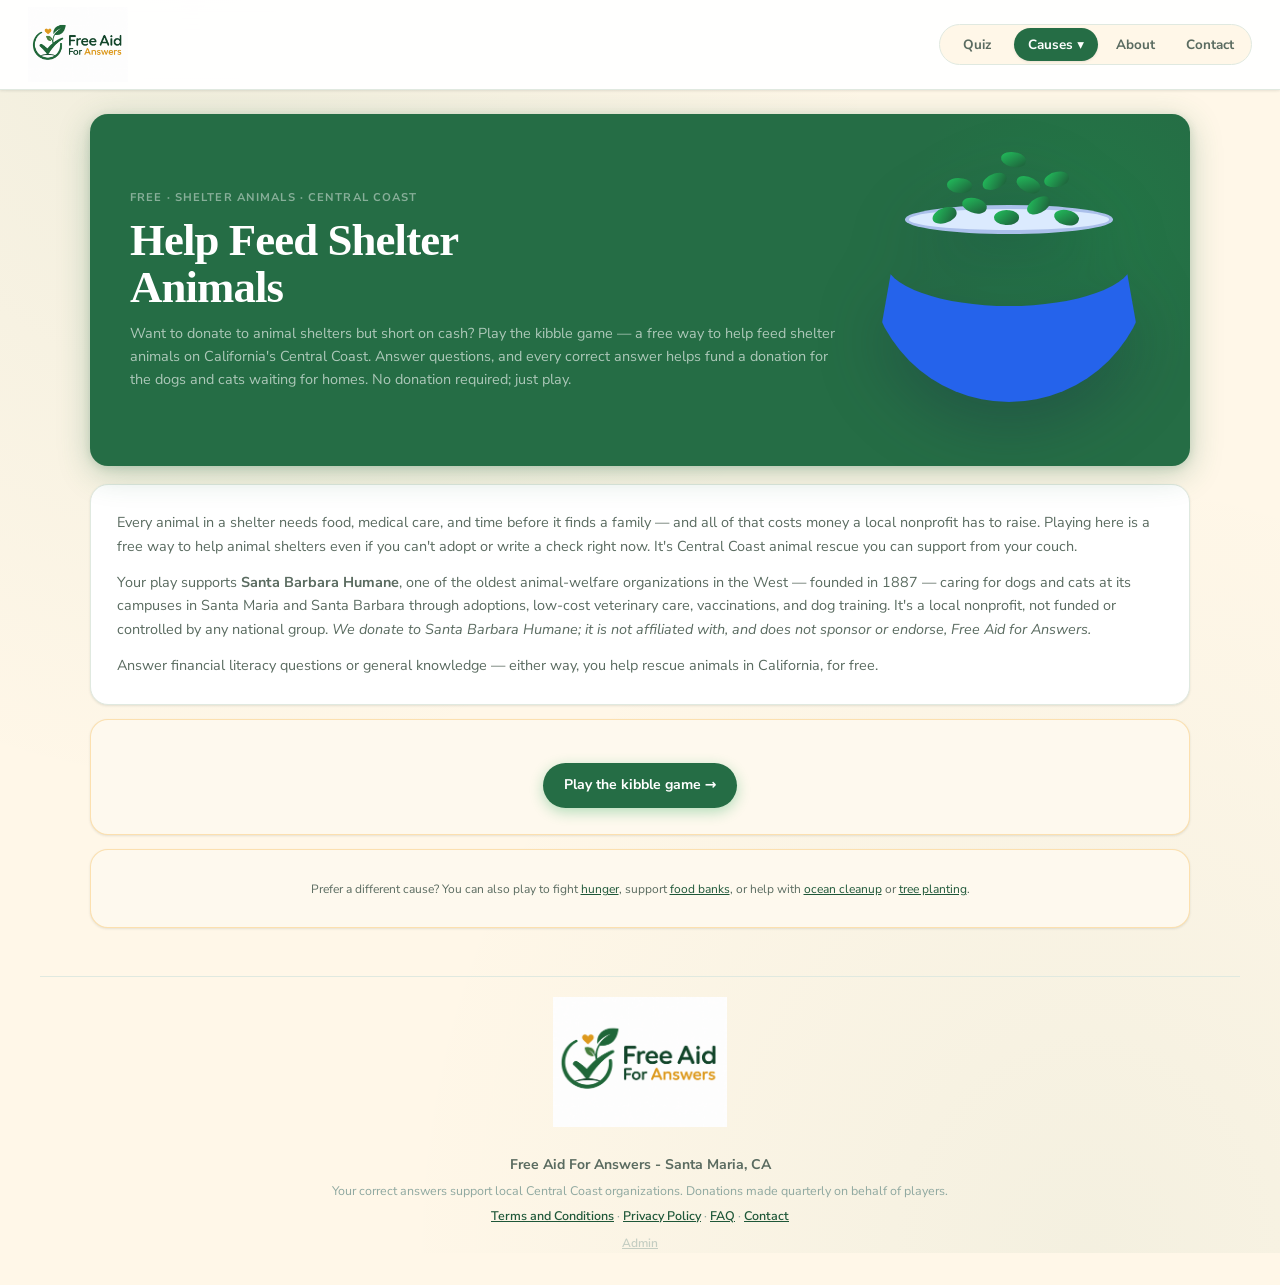
<file: kibble.html>
<!doctype html>
<html lang="en">
  <head>
    <meta charset="utf-8">
    <meta name="viewport" content="width=device-width, initial-scale=1">
    <title>Help Feed Shelter Animals — Free Aid For Answers</title>
    <meta name="description" content="Want to donate to animal shelters but short on cash? Play the kibble game — a free way to help feed shelter animals on California's Central Coast. No donation required; just play.">
    <link rel="icon" href="favicon.png" type="image/png">
    <link rel="stylesheet" href="style.css">
    <!-- Google tag (gtag.js) -->
    <script async src="https://www.googletagmanager.com/gtag/js?id=G-Z1M0KV6E89"></script>
    <script>
      window.dataLayer = window.dataLayer || [];
      function gtag(){dataLayer.push(arguments);}
      gtag('js', new Date());
      gtag('config', 'G-Z1M0KV6E89');
    </script>
  </head>
  <body data-page="about">

    <header class="site-header">
      <a class="brand" href="index.html" aria-label="Free Aid For Answers home">
        <img src="logo.png" alt="Free Aid For Answers" style="height:75px;width:auto;display:block;">
      </a>
      <nav class="site-nav" aria-label="Main navigation">
        <a href="quiz.html">Quiz</a>
        <div class="nav-dropdown">
          <button class="nav-dropdown-btn" type="button" aria-current="page">Causes &#9662;</button>
          <ul class="nav-dropdown-menu">
            <li><a href="rice.html">Rice</a></li>
            <li><a href="beans.html">Beans</a></li>
            <li><a aria-current="page" href="kibble.html">Kibble</a></li>
            <li><a href="ocean-cleanup.html">Ocean Cleanup</a></li>
            <li><a href="trees.html">Trees</a></li>
          </ul>
        </div>
        <a href="about.html">About</a>
        <a href="contact.html">Contact</a>
      </nav>
    </header>

    <main class="about-shell">

      <section class="about-hero">
        <div>
          <p class="eyebrow">Free &middot; Shelter animals &middot; Central Coast</p>
          <h1>Help Feed Shelter Animals</h1>
          <p class="lead">Want to donate to animal shelters but short on cash? Play the kibble game — a free way to help feed shelter animals on California's Central Coast. Answer questions, and every correct answer helps fund a donation for the dogs and cats waiting for homes. No donation required; just play.</p>
        </div>
        <div class="mini-bowl" aria-hidden="true">
          <span></span><span></span><span></span><span></span><span></span>
          <span></span><span></span><span></span><span></span><span></span>
        </div>
      </section>

      <section class="about-grid" style="grid-template-columns:1fr;">

        <article>
          <p>Every animal in a shelter needs food, medical care, and time before it finds a family — and all of that costs money a local nonprofit has to raise. Playing here is a free way to help animal shelters even if you can't adopt or write a check right now. It's Central Coast animal rescue you can support from your couch.</p>
          <p style="margin-top:.75rem;">Your play supports <strong>Santa Barbara Humane</strong>, one of the oldest animal-welfare organizations in the West — founded in 1887 — caring for dogs and cats at its campuses in Santa Maria and Santa Barbara through adoptions, low-cost veterinary care, vaccinations, and dog training. It's a local nonprofit, not funded or controlled by any national group. <em>We donate to Santa Barbara Humane; it is not affiliated with, and does not sponsor or endorse, Free Aid for Answers.</em></p>
          <p style="margin-top:.75rem;">Answer financial literacy questions or general knowledge — either way, you help rescue animals in California, for free.</p>
        </article>

      </section>

      <section class="note-band" style="text-align:center;">
        <a class="button-link" href="quiz.html?cause=kibble">Play the kibble game &rarr;</a>
      </section>

      <section class="note-band" style="margin-top:.9rem;text-align:center;">
        <p><small>Prefer a different cause? You can also play to fight <a href="rice.html">hunger</a>, support <a href="beans.html">food banks</a>, or help with <a href="ocean-cleanup.html">ocean cleanup</a> or <a href="trees.html">tree planting</a>.</small></p>
      </section>

    </main>

    <footer class="site-footer">
      <div style="text-align:center;margin-bottom:1.25rem;"><img src="logo.png" alt="Free Aid For Answers" style="height:130px;width:auto;"></div>
      <p><strong>Free Aid For Answers - Santa Maria, CA</strong></p>
      <p class="fine-print">Your correct answers support local Central Coast organizations. Donations made quarterly on behalf of players.</p>
      <p class="fine-print"><a href="terms.html">Terms and Conditions</a> &middot; <a href="privacy.html">Privacy Policy</a> &middot; <a href="faq.html">FAQ</a> &middot; <a href="contact.html">Contact</a></p>
      <p class="fine-print" style="margin-top:.5rem;"><a href="admin.html" style="opacity:.5;font-size:.75rem;color:inherit;">Admin</a></p>
    </footer>

  </body>
</html>
</file>
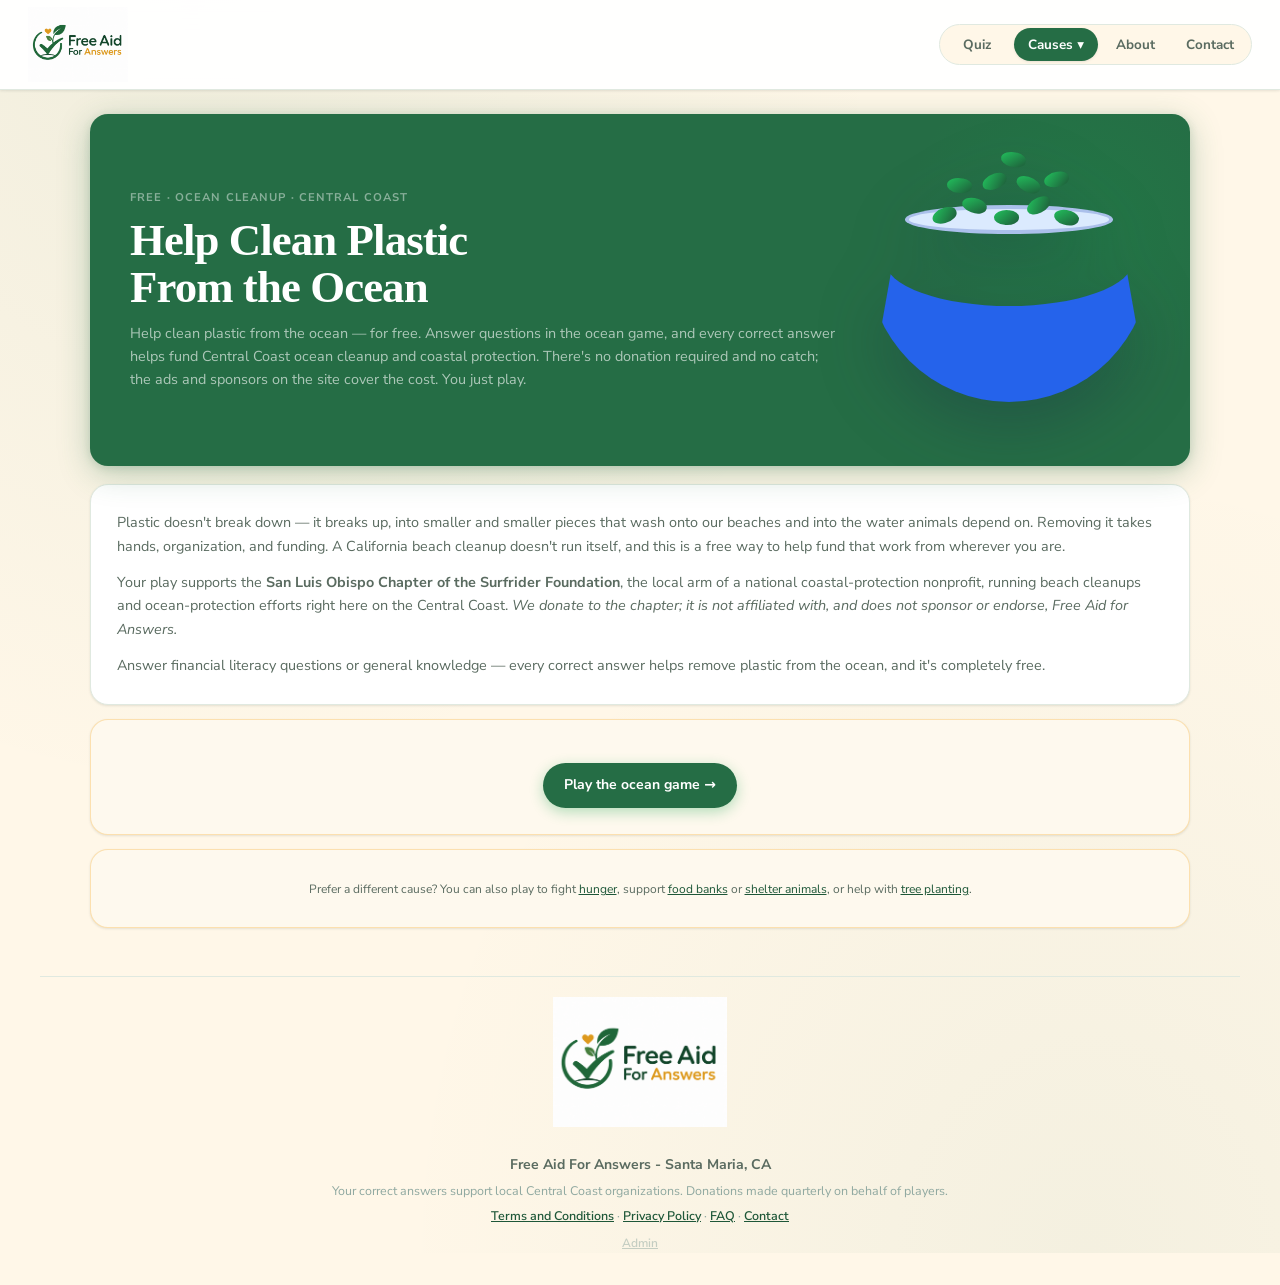
<file: ocean-cleanup.html>
<!doctype html>
<html lang="en">
  <head>
    <meta charset="utf-8">
    <meta name="viewport" content="width=device-width, initial-scale=1">
    <title>Help Clean Plastic From the Ocean — Free Aid For Answers</title>
    <meta name="description" content="Help clean plastic from the ocean — for free. Answer questions and every correct answer helps fund Central Coast ocean cleanup and coastal protection. No donation required.">
    <link rel="icon" href="favicon.png" type="image/png">
    <link rel="stylesheet" href="style.css">
    <!-- Google tag (gtag.js) -->
    <script async src="https://www.googletagmanager.com/gtag/js?id=G-Z1M0KV6E89"></script>
    <script>
      window.dataLayer = window.dataLayer || [];
      function gtag(){dataLayer.push(arguments);}
      gtag('js', new Date());
      gtag('config', 'G-Z1M0KV6E89');
    </script>
  </head>
  <body data-page="about">

    <header class="site-header">
      <a class="brand" href="index.html" aria-label="Free Aid For Answers home">
        <img src="logo.png" alt="Free Aid For Answers" style="height:75px;width:auto;display:block;">
      </a>
      <nav class="site-nav" aria-label="Main navigation">
        <a href="quiz.html">Quiz</a>
        <div class="nav-dropdown">
          <button class="nav-dropdown-btn" type="button" aria-current="page">Causes &#9662;</button>
          <ul class="nav-dropdown-menu">
            <li><a href="rice.html">Rice</a></li>
            <li><a href="beans.html">Beans</a></li>
            <li><a href="kibble.html">Kibble</a></li>
            <li><a aria-current="page" href="ocean-cleanup.html">Ocean Cleanup</a></li>
            <li><a href="trees.html">Trees</a></li>
          </ul>
        </div>
        <a href="about.html">About</a>
        <a href="contact.html">Contact</a>
      </nav>
    </header>

    <main class="about-shell">

      <section class="about-hero">
        <div>
          <p class="eyebrow">Free &middot; Ocean cleanup &middot; Central Coast</p>
          <h1>Help Clean Plastic From the Ocean</h1>
          <p class="lead">Help clean plastic from the ocean — for free. Answer questions in the ocean game, and every correct answer helps fund Central Coast ocean cleanup and coastal protection. There's no donation required and no catch; the ads and sponsors on the site cover the cost. You just play.</p>
        </div>
        <div class="mini-bowl" aria-hidden="true">
          <span></span><span></span><span></span><span></span><span></span>
          <span></span><span></span><span></span><span></span><span></span>
        </div>
      </section>

      <section class="about-grid" style="grid-template-columns:1fr;">

        <article>
          <p>Plastic doesn't break down — it breaks up, into smaller and smaller pieces that wash onto our beaches and into the water animals depend on. Removing it takes hands, organization, and funding. A California beach cleanup doesn't run itself, and this is a free way to help fund that work from wherever you are.</p>
          <p style="margin-top:.75rem;">Your play supports the <strong>San Luis Obispo Chapter of the Surfrider Foundation</strong>, the local arm of a national coastal-protection nonprofit, running beach cleanups and ocean-protection efforts right here on the Central Coast. <em>We donate to the chapter; it is not affiliated with, and does not sponsor or endorse, Free Aid for Answers.</em></p>
          <p style="margin-top:.75rem;">Answer financial literacy questions or general knowledge — every correct answer helps remove plastic from the ocean, and it's completely free.</p>
        </article>

      </section>

      <section class="note-band" style="text-align:center;">
        <a class="button-link" href="quiz.html?cause=ocean">Play the ocean game &rarr;</a>
      </section>

      <section class="note-band" style="margin-top:.9rem;text-align:center;">
        <p><small>Prefer a different cause? You can also play to fight <a href="rice.html">hunger</a>, support <a href="beans.html">food banks</a> or <a href="kibble.html">shelter animals</a>, or help with <a href="trees.html">tree planting</a>.</small></p>
      </section>

    </main>

    <footer class="site-footer">
      <div style="text-align:center;margin-bottom:1.25rem;"><img src="logo.png" alt="Free Aid For Answers" style="height:130px;width:auto;"></div>
      <p><strong>Free Aid For Answers - Santa Maria, CA</strong></p>
      <p class="fine-print">Your correct answers support local Central Coast organizations. Donations made quarterly on behalf of players.</p>
      <p class="fine-print"><a href="terms.html">Terms and Conditions</a> &middot; <a href="privacy.html">Privacy Policy</a> &middot; <a href="faq.html">FAQ</a> &middot; <a href="contact.html">Contact</a></p>
      <p class="fine-print" style="margin-top:.5rem;"><a href="admin.html" style="opacity:.5;font-size:.75rem;color:inherit;">Admin</a></p>
    </footer>

  </body>
</html>
</file>
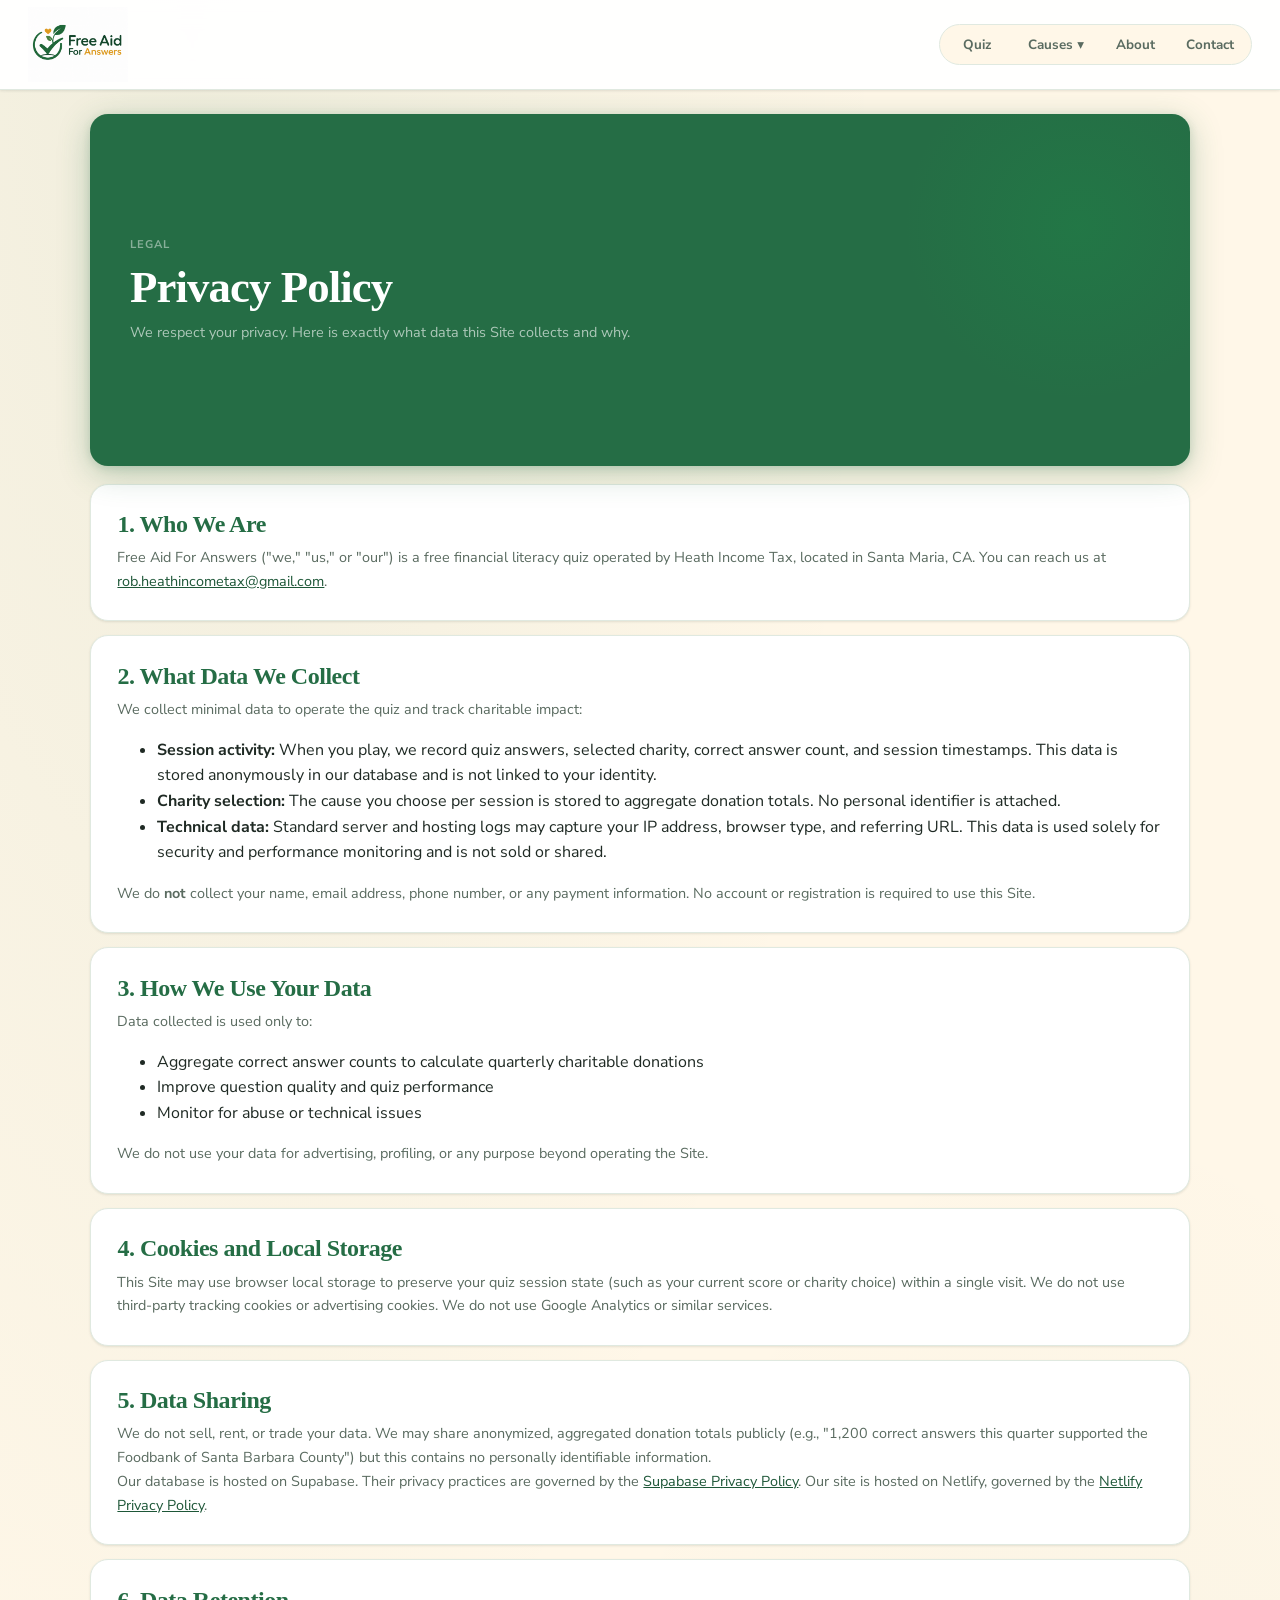
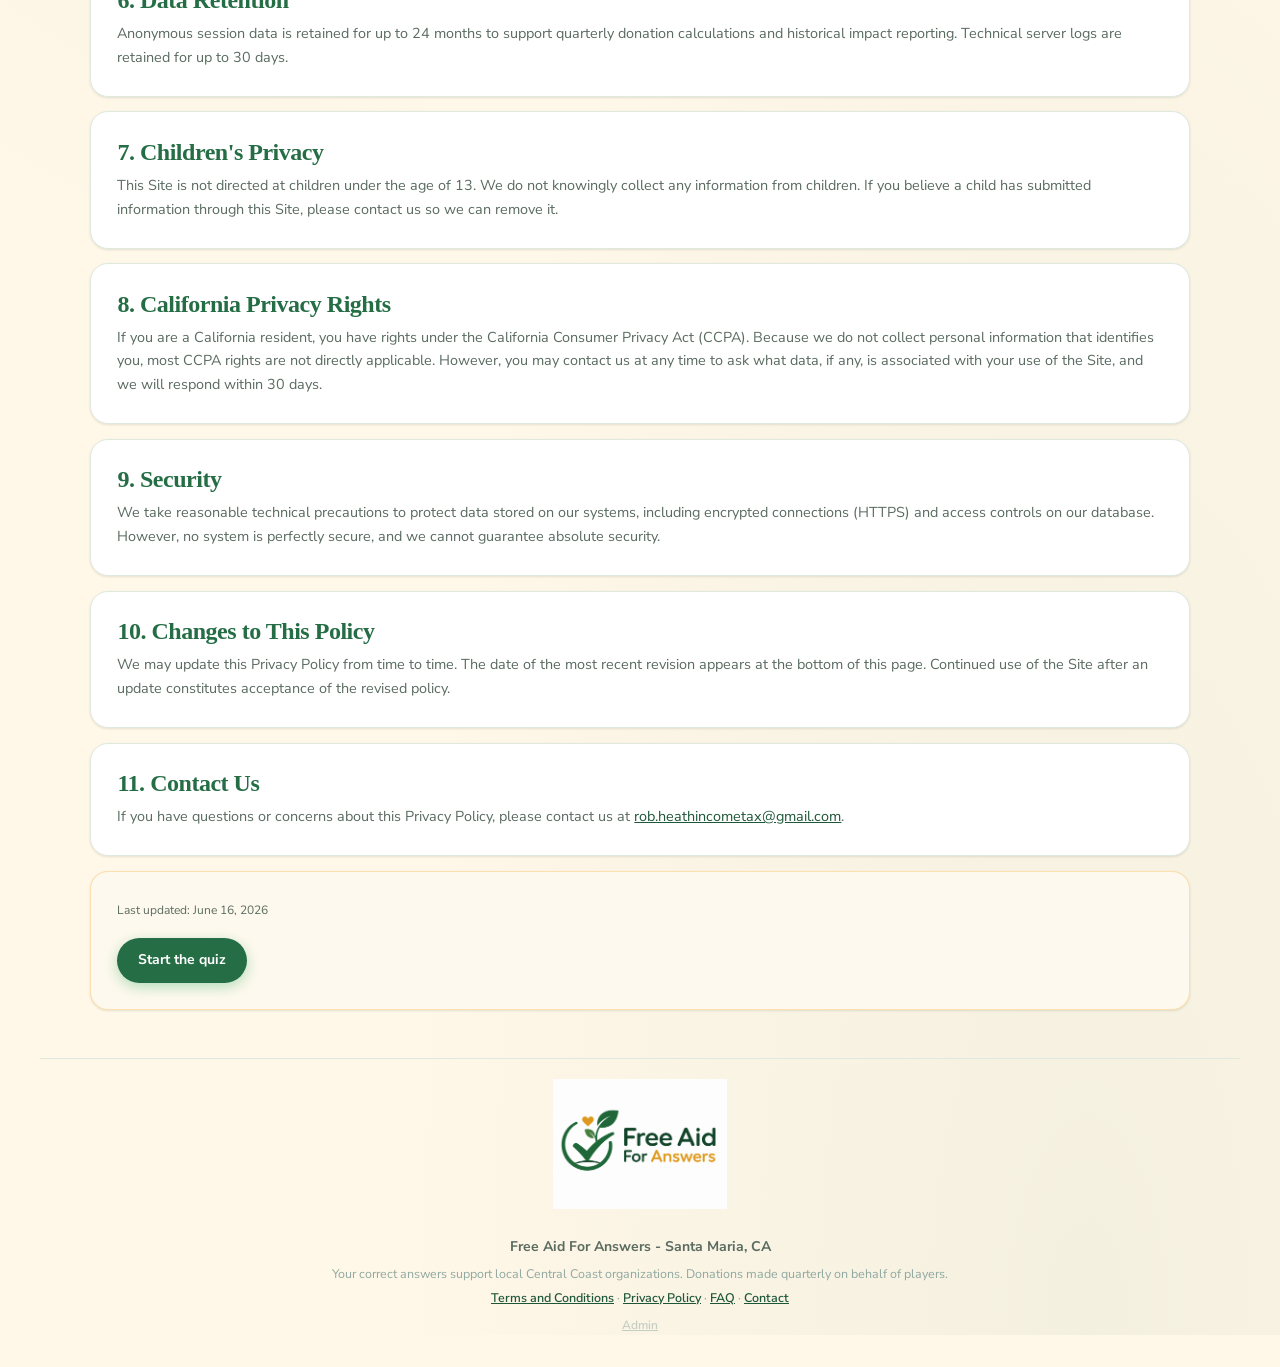
<file: privacy.html>
<!doctype html>
<html lang="en">
  <head>
    <meta charset="utf-8">
    <meta name="viewport" content="width=device-width, initial-scale=1">
    <title>Privacy Policy - Free Aid For Answers</title>
    <meta name="description" content="Privacy policy for Free Aid For Answers, a free financial literacy quiz supporting local Central Coast charities.">
    <link rel="icon" href="favicon.png" type="image/png">
    <link rel="stylesheet" href="style.css">
    <!-- Google tag (gtag.js) -->
    <script async src="https://www.googletagmanager.com/gtag/js?id=G-Z1M0KV6E89"></script>
    <script>
      window.dataLayer = window.dataLayer || [];
      function gtag(){dataLayer.push(arguments);}
      gtag('js', new Date());
      gtag('config', 'G-Z1M0KV6E89');
    </script>
  </head>
  <body data-page="about">
    <header class="site-header">
      <a class="brand" href="index.html" aria-label="Free Aid For Answers home">
        <img src="logo.png" alt="Free Aid For Answers" style="height:75px;width:auto;display:block;">
      </a>
      <nav class="site-nav" aria-label="Main navigation">
        <a href="quiz.html">Quiz</a>
        <div class="nav-dropdown">
          <button class="nav-dropdown-btn" type="button">Causes &#9662;</button>
          <ul class="nav-dropdown-menu">
            <li><a href="rice.html">Rice</a></li>
            <li><a href="beans.html">Beans</a></li>
            <li><a href="kibble.html">Kibble</a></li>
            <li><a href="ocean-cleanup.html">Ocean Cleanup</a></li>
            <li><a href="trees.html">Trees</a></li>
          </ul>
        </div>
        <a href="about.html">About</a>
        <a href="contact.html">Contact</a>
      </nav>
    </header>

    <main class="about-shell">
      <section class="about-hero">
        <div>
          <p class="eyebrow">Legal</p>
          <h1>Privacy Policy</h1>
          <p class="lead">We respect your privacy. Here is exactly what data this Site collects and why.</p>
        </div>
      </section>

      <section class="about-grid" style="grid-template-columns: 1fr;">
        <article>
          <h2>1. Who We Are</h2>
          <p>Free Aid For Answers ("we," "us," or "our") is a free financial literacy quiz operated by Heath Income Tax, located in Santa Maria, CA. You can reach us at <a href="mailto:rob.heathincometax@gmail.com">rob.heathincometax@gmail.com</a>.</p>
        </article>

        <article>
          <h2>2. What Data We Collect</h2>
          <p>We collect minimal data to operate the quiz and track charitable impact:</p>
          <ul>
            <li><strong>Session activity:</strong> When you play, we record quiz answers, selected charity, correct answer count, and session timestamps. This data is stored anonymously in our database and is not linked to your identity.</li>
            <li><strong>Charity selection:</strong> The cause you choose per session is stored to aggregate donation totals. No personal identifier is attached.</li>
            <li><strong>Technical data:</strong> Standard server and hosting logs may capture your IP address, browser type, and referring URL. This data is used solely for security and performance monitoring and is not sold or shared.</li>
          </ul>
          <p>We do <strong>not</strong> collect your name, email address, phone number, or any payment information. No account or registration is required to use this Site.</p>
        </article>

        <article>
          <h2>3. How We Use Your Data</h2>
          <p>Data collected is used only to:</p>
          <ul>
            <li>Aggregate correct answer counts to calculate quarterly charitable donations</li>
            <li>Improve question quality and quiz performance</li>
            <li>Monitor for abuse or technical issues</li>
          </ul>
          <p>We do not use your data for advertising, profiling, or any purpose beyond operating the Site.</p>
        </article>

        <article>
          <h2>4. Cookies and Local Storage</h2>
          <p>This Site may use browser local storage to preserve your quiz session state (such as your current score or charity choice) within a single visit. We do not use third-party tracking cookies or advertising cookies. We do not use Google Analytics or similar services.</p>
        </article>

        <article>
          <h2>5. Data Sharing</h2>
          <p>We do not sell, rent, or trade your data. We may share anonymized, aggregated donation totals publicly (e.g., "1,200 correct answers this quarter supported the Foodbank of Santa Barbara County") but this contains no personally identifiable information.</p>
          <p>Our database is hosted on Supabase. Their privacy practices are governed by the <a href="https://supabase.com/privacy" target="_blank" rel="noopener noreferrer">Supabase Privacy Policy</a>. Our site is hosted on Netlify, governed by the <a href="https://www.netlify.com/privacy/" target="_blank" rel="noopener noreferrer">Netlify Privacy Policy</a>.</p>
        </article>

        <article>
          <h2>6. Data Retention</h2>
          <p>Anonymous session data is retained for up to 24 months to support quarterly donation calculations and historical impact reporting. Technical server logs are retained for up to 30 days.</p>
        </article>

        <article>
          <h2>7. Children's Privacy</h2>
          <p>This Site is not directed at children under the age of 13. We do not knowingly collect any information from children. If you believe a child has submitted information through this Site, please contact us so we can remove it.</p>
        </article>

        <article>
          <h2>8. California Privacy Rights</h2>
          <p>If you are a California resident, you have rights under the California Consumer Privacy Act (CCPA). Because we do not collect personal information that identifies you, most CCPA rights are not directly applicable. However, you may contact us at any time to ask what data, if any, is associated with your use of the Site, and we will respond within 30 days.</p>
        </article>

        <article>
          <h2>9. Security</h2>
          <p>We take reasonable technical precautions to protect data stored on our systems, including encrypted connections (HTTPS) and access controls on our database. However, no system is perfectly secure, and we cannot guarantee absolute security.</p>
        </article>

        <article>
          <h2>10. Changes to This Policy</h2>
          <p>We may update this Privacy Policy from time to time. The date of the most recent revision appears at the bottom of this page. Continued use of the Site after an update constitutes acceptance of the revised policy.</p>
        </article>

        <article>
          <h2>11. Contact Us</h2>
          <p>If you have questions or concerns about this Privacy Policy, please contact us at <a href="mailto:rob.heathincometax@gmail.com">rob.heathincometax@gmail.com</a>.</p>
        </article>
      </section>

      <section class="note-band">
        <p><small>Last updated: June 16, 2026</small></p>
        <a class="button-link" href="index.html">Start the quiz</a>
      </section>
    </main>

    <footer class="site-footer">
      <div style="text-align:center;margin-bottom:1.25rem;"><img src="logo.png" alt="Free Aid For Answers" style="height:130px;width:auto;"></div>
      <p><strong>Free Aid For Answers - Santa Maria, CA</strong></p>
      <p class="fine-print">Your correct answers support local Central Coast organizations. Donations made quarterly on behalf of players.</p>
      <p class="fine-print"><a href="terms.html">Terms and Conditions</a> &middot; <a href="privacy.html">Privacy Policy</a> &middot; <a href="faq.html">FAQ</a> &middot; <a href="contact.html">Contact</a></p>
      <p class="fine-print" style="margin-top:.5rem;"><a href="admin.html" style="opacity:.5;font-size:.75rem;color:inherit;">Admin</a></p>
    </footer>
  </body>
</html>
</file>
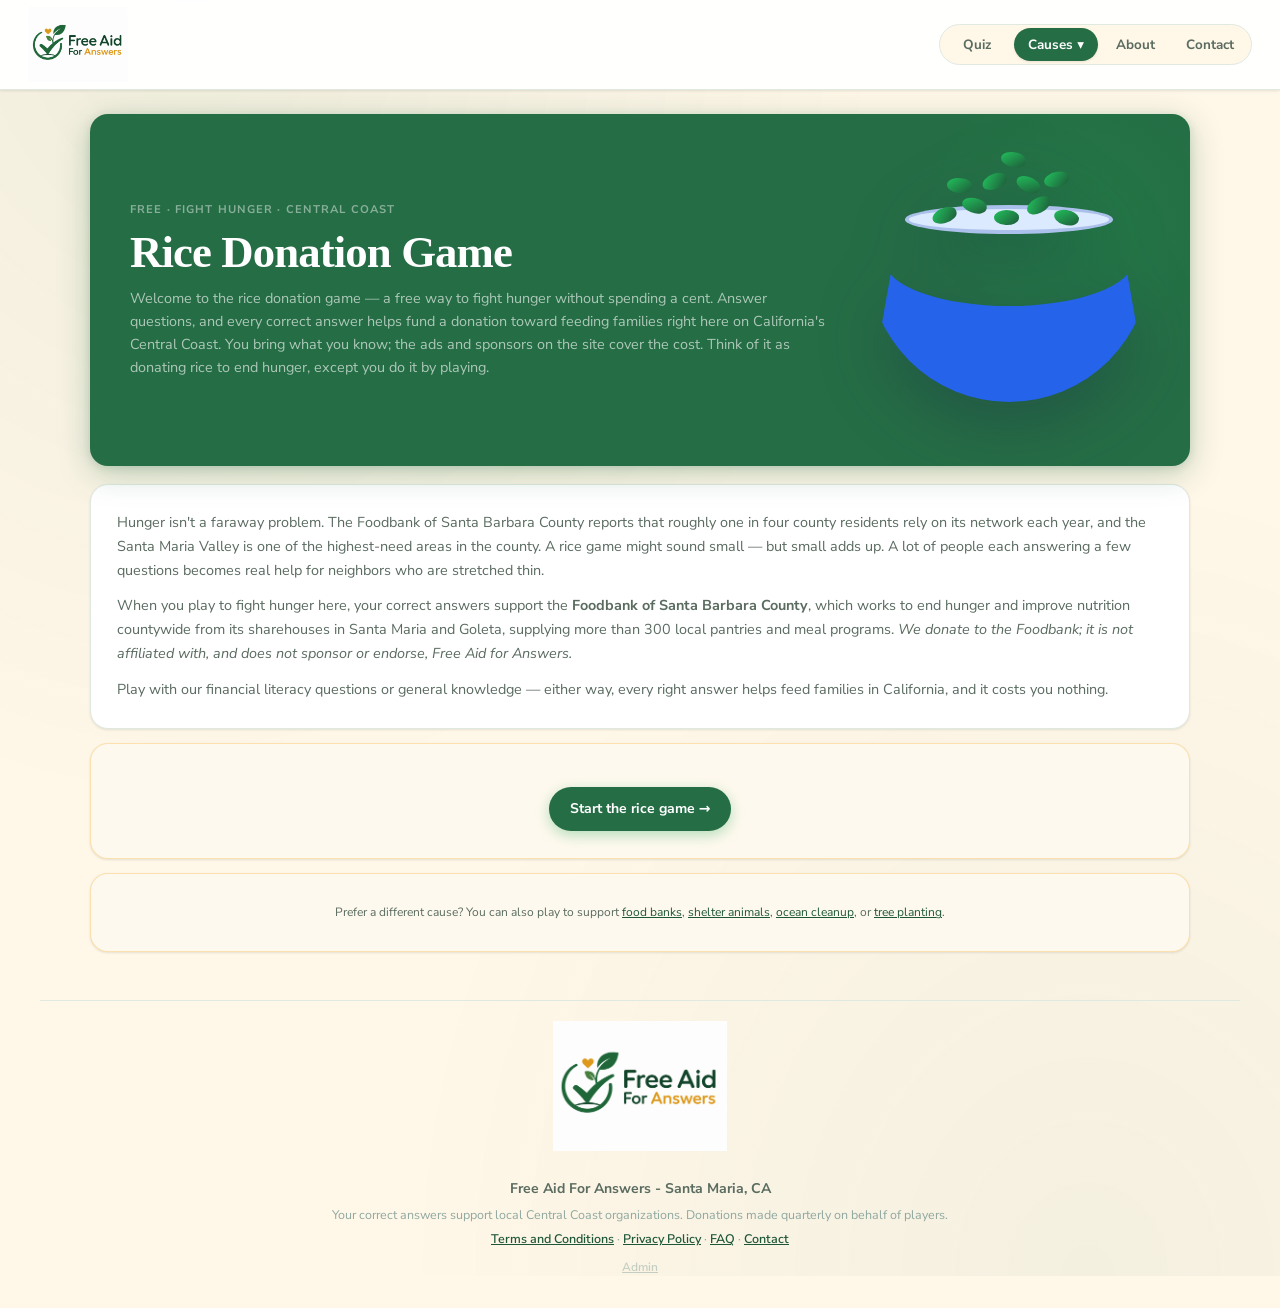
<file: rice.html>
<!doctype html>
<html lang="en">
  <head>
    <meta charset="utf-8">
    <meta name="viewport" content="width=device-width, initial-scale=1">
    <title>Rice Donation Game — Free Aid For Answers</title>
    <meta name="description" content="Play the rice donation game — a free way to fight hunger without spending a cent. Every correct answer helps fund a donation to the Foodbank of Santa Barbara County.">
    <link rel="icon" href="favicon.png" type="image/png">
    <link rel="stylesheet" href="style.css">
    <!-- Google tag (gtag.js) -->
    <script async src="https://www.googletagmanager.com/gtag/js?id=G-Z1M0KV6E89"></script>
    <script>
      window.dataLayer = window.dataLayer || [];
      function gtag(){dataLayer.push(arguments);}
      gtag('js', new Date());
      gtag('config', 'G-Z1M0KV6E89');
    </script>
  </head>
  <body data-page="about">

    <header class="site-header">
      <a class="brand" href="index.html" aria-label="Free Aid For Answers home">
        <img src="logo.png" alt="Free Aid For Answers" style="height:75px;width:auto;display:block;">
      </a>
      <nav class="site-nav" aria-label="Main navigation">
        <a href="quiz.html">Quiz</a>
        <div class="nav-dropdown">
          <button class="nav-dropdown-btn" type="button" aria-current="page">Causes &#9662;</button>
          <ul class="nav-dropdown-menu">
            <li><a aria-current="page" href="rice.html">Rice</a></li>
            <li><a href="beans.html">Beans</a></li>
            <li><a href="kibble.html">Kibble</a></li>
            <li><a href="ocean-cleanup.html">Ocean Cleanup</a></li>
            <li><a href="trees.html">Trees</a></li>
          </ul>
        </div>
        <a href="about.html">About</a>
        <a href="contact.html">Contact</a>
      </nav>
    </header>

    <main class="about-shell">

      <section class="about-hero">
        <div>
          <p class="eyebrow">Free &middot; Fight hunger &middot; Central Coast</p>
          <h1>Rice Donation Game</h1>
          <p class="lead">Welcome to the rice donation game — a free way to fight hunger without spending a cent. Answer questions, and every correct answer helps fund a donation toward feeding families right here on California's Central Coast. You bring what you know; the ads and sponsors on the site cover the cost. Think of it as donating rice to end hunger, except you do it by playing.</p>
        </div>
        <div class="mini-bowl" aria-hidden="true">
          <span></span><span></span><span></span><span></span><span></span>
          <span></span><span></span><span></span><span></span><span></span>
        </div>
      </section>

      <section class="about-grid" style="grid-template-columns:1fr;">

        <article>
          <p>Hunger isn't a faraway problem. The Foodbank of Santa Barbara County reports that roughly one in four county residents rely on its network each year, and the Santa Maria Valley is one of the highest-need areas in the county. A rice game might sound small — but small adds up. A lot of people each answering a few questions becomes real help for neighbors who are stretched thin.</p>
          <p style="margin-top:.75rem;">When you play to fight hunger here, your correct answers support the <strong>Foodbank of Santa Barbara County</strong>, which works to end hunger and improve nutrition countywide from its sharehouses in Santa Maria and Goleta, supplying more than 300 local pantries and meal programs. <em>We donate to the Foodbank; it is not affiliated with, and does not sponsor or endorse, Free Aid for Answers.</em></p>
          <p style="margin-top:.75rem;">Play with our financial literacy questions or general knowledge — either way, every right answer helps feed families in California, and it costs you nothing.</p>
        </article>

      </section>

      <section class="note-band" style="text-align:center;">
        <a class="button-link" href="quiz.html?cause=rice">Start the rice game &rarr;</a>
      </section>

      <section class="note-band" style="margin-top:.9rem;text-align:center;">
        <p><small>Prefer a different cause? You can also play to support <a href="beans.html">food banks</a>, <a href="kibble.html">shelter animals</a>, <a href="ocean-cleanup.html">ocean cleanup</a>, or <a href="trees.html">tree planting</a>.</small></p>
      </section>

    </main>

    <footer class="site-footer">
      <div style="text-align:center;margin-bottom:1.25rem;"><img src="logo.png" alt="Free Aid For Answers" style="height:130px;width:auto;"></div>
      <p><strong>Free Aid For Answers - Santa Maria, CA</strong></p>
      <p class="fine-print">Your correct answers support local Central Coast organizations. Donations made quarterly on behalf of players.</p>
      <p class="fine-print"><a href="terms.html">Terms and Conditions</a> &middot; <a href="privacy.html">Privacy Policy</a> &middot; <a href="faq.html">FAQ</a> &middot; <a href="contact.html">Contact</a></p>
      <p class="fine-print" style="margin-top:.5rem;"><a href="admin.html" style="opacity:.5;font-size:.75rem;color:inherit;">Admin</a></p>
    </footer>

  </body>
</html>
</file>
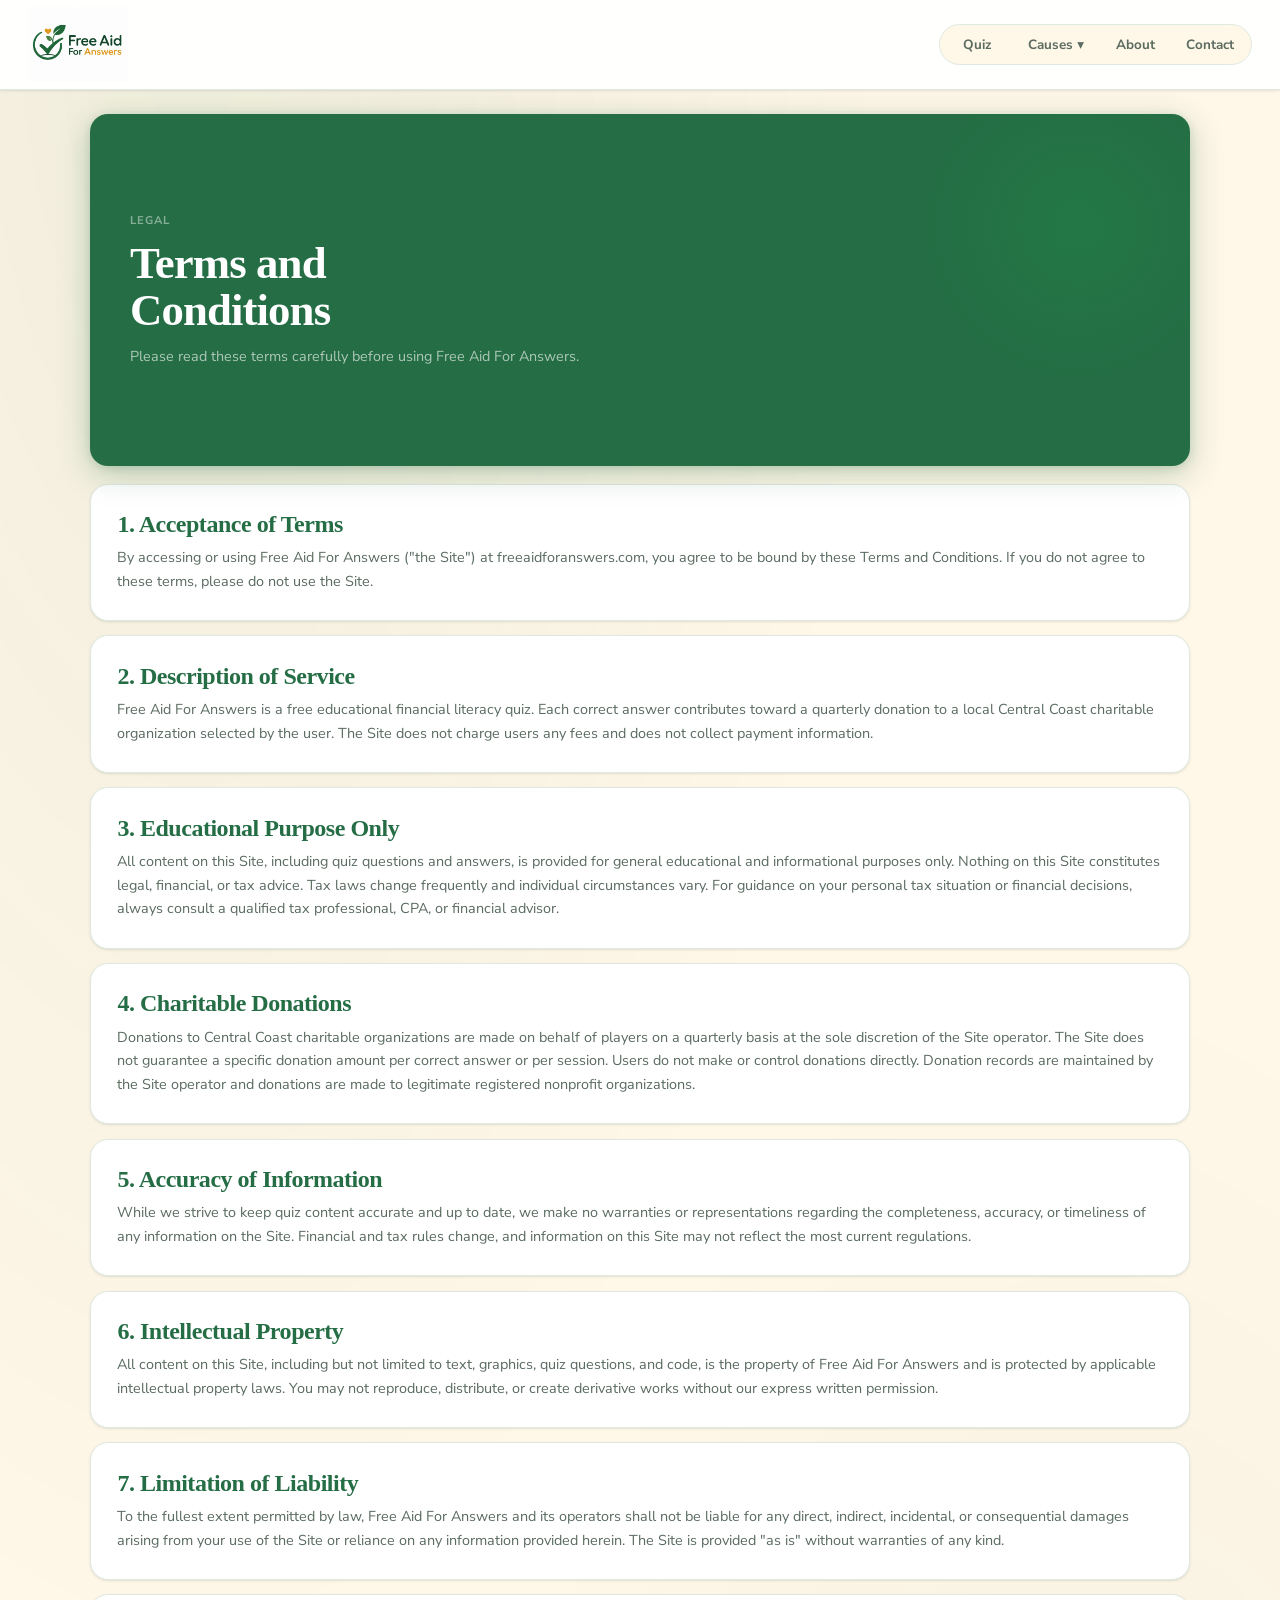
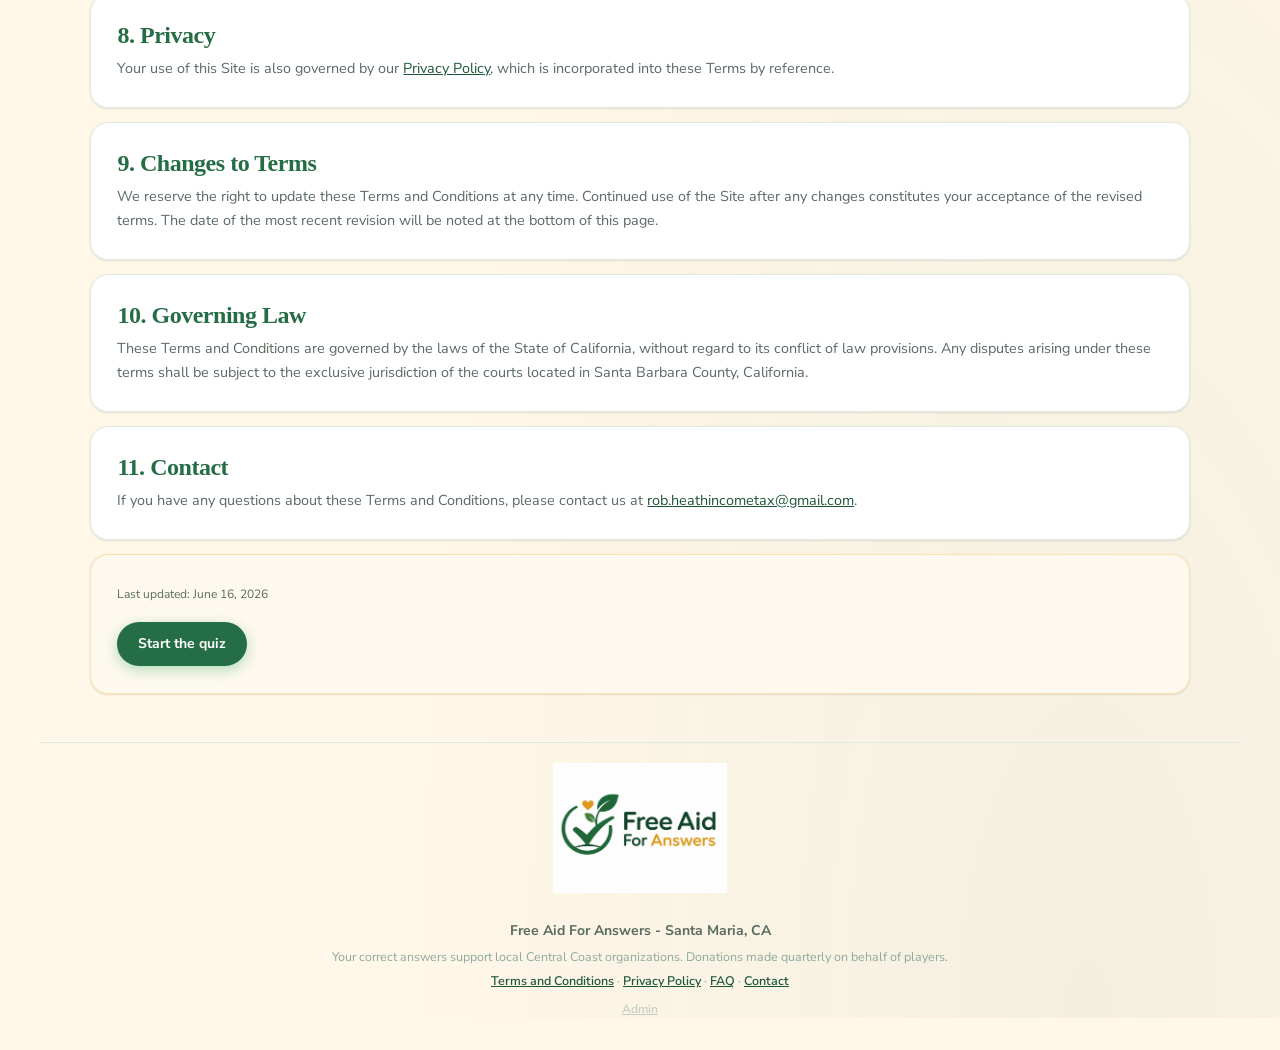
<file: terms.html>
<!doctype html>
<html lang="en">
  <head>
    <meta charset="utf-8">
    <meta name="viewport" content="width=device-width, initial-scale=1">
    <title>Terms and Conditions - Free Aid For Answers</title>
    <meta name="description" content="Terms and conditions for using Free Aid For Answers, a free financial literacy quiz supporting local Central Coast charities.">
    <link rel="icon" href="favicon.png" type="image/png">
    <link rel="stylesheet" href="style.css">
    <!-- Google tag (gtag.js) -->
    <script async src="https://www.googletagmanager.com/gtag/js?id=G-Z1M0KV6E89"></script>
    <script>
      window.dataLayer = window.dataLayer || [];
      function gtag(){dataLayer.push(arguments);}
      gtag('js', new Date());
      gtag('config', 'G-Z1M0KV6E89');
    </script>
  </head>
  <body data-page="about">
    <header class="site-header">
      <a class="brand" href="index.html" aria-label="Free Aid For Answers home">
        <img src="logo.png" alt="Free Aid For Answers" style="height:75px;width:auto;display:block;">
      </a>
      <nav class="site-nav" aria-label="Main navigation">
        <a href="quiz.html">Quiz</a>
        <div class="nav-dropdown">
          <button class="nav-dropdown-btn" type="button">Causes &#9662;</button>
          <ul class="nav-dropdown-menu">
            <li><a href="rice.html">Rice</a></li>
            <li><a href="beans.html">Beans</a></li>
            <li><a href="kibble.html">Kibble</a></li>
            <li><a href="ocean-cleanup.html">Ocean Cleanup</a></li>
            <li><a href="trees.html">Trees</a></li>
          </ul>
        </div>
        <a href="about.html">About</a>
        <a href="contact.html">Contact</a>
      </nav>
    </header>

    <main class="about-shell">
      <section class="about-hero">
        <div>
          <p class="eyebrow">Legal</p>
          <h1>Terms and Conditions</h1>
          <p class="lead">Please read these terms carefully before using Free Aid For Answers.</p>
        </div>
      </section>

      <section class="about-grid" style="grid-template-columns: 1fr;">
        <article>
          <h2>1. Acceptance of Terms</h2>
          <p>By accessing or using Free Aid For Answers ("the Site") at freeaidforanswers.com, you agree to be bound by these Terms and Conditions. If you do not agree to these terms, please do not use the Site.</p>
        </article>

        <article>
          <h2>2. Description of Service</h2>
          <p>Free Aid For Answers is a free educational financial literacy quiz. Each correct answer contributes toward a quarterly donation to a local Central Coast charitable organization selected by the user. The Site does not charge users any fees and does not collect payment information.</p>
        </article>

        <article>
          <h2>3. Educational Purpose Only</h2>
          <p>All content on this Site, including quiz questions and answers, is provided for general educational and informational purposes only. Nothing on this Site constitutes legal, financial, or tax advice. Tax laws change frequently and individual circumstances vary. For guidance on your personal tax situation or financial decisions, always consult a qualified tax professional, CPA, or financial advisor.</p>
        </article>

        <article>
          <h2>4. Charitable Donations</h2>
          <p>Donations to Central Coast charitable organizations are made on behalf of players on a quarterly basis at the sole discretion of the Site operator. The Site does not guarantee a specific donation amount per correct answer or per session. Users do not make or control donations directly. Donation records are maintained by the Site operator and donations are made to legitimate registered nonprofit organizations.</p>
        </article>

        <article>
          <h2>5. Accuracy of Information</h2>
          <p>While we strive to keep quiz content accurate and up to date, we make no warranties or representations regarding the completeness, accuracy, or timeliness of any information on the Site. Financial and tax rules change, and information on this Site may not reflect the most current regulations.</p>
        </article>

        <article>
          <h2>6. Intellectual Property</h2>
          <p>All content on this Site, including but not limited to text, graphics, quiz questions, and code, is the property of Free Aid For Answers and is protected by applicable intellectual property laws. You may not reproduce, distribute, or create derivative works without our express written permission.</p>
        </article>

        <article>
          <h2>7. Limitation of Liability</h2>
          <p>To the fullest extent permitted by law, Free Aid For Answers and its operators shall not be liable for any direct, indirect, incidental, or consequential damages arising from your use of the Site or reliance on any information provided herein. The Site is provided "as is" without warranties of any kind.</p>
        </article>

        <article>
          <h2>8. Privacy</h2>
          <p>Your use of this Site is also governed by our <a href="privacy.html">Privacy Policy</a>, which is incorporated into these Terms by reference.</p>
        </article>

        <article>
          <h2>9. Changes to Terms</h2>
          <p>We reserve the right to update these Terms and Conditions at any time. Continued use of the Site after any changes constitutes your acceptance of the revised terms. The date of the most recent revision will be noted at the bottom of this page.</p>
        </article>

        <article>
          <h2>10. Governing Law</h2>
          <p>These Terms and Conditions are governed by the laws of the State of California, without regard to its conflict of law provisions. Any disputes arising under these terms shall be subject to the exclusive jurisdiction of the courts located in Santa Barbara County, California.</p>
        </article>

        <article>
          <h2>11. Contact</h2>
          <p>If you have any questions about these Terms and Conditions, please contact us at <a href="mailto:rob.heathincometax@gmail.com">rob.heathincometax@gmail.com</a>.</p>
        </article>
      </section>

      <section class="note-band">
        <p><small>Last updated: June 16, 2026</small></p>
        <a class="button-link" href="index.html">Start the quiz</a>
      </section>
    </main>

    <footer class="site-footer">
      <div style="text-align:center;margin-bottom:1.25rem;"><img src="logo.png" alt="Free Aid For Answers" style="height:130px;width:auto;"></div>
      <p><strong>Free Aid For Answers - Santa Maria, CA</strong></p>
      <p class="fine-print">Your correct answers support local Central Coast organizations. Donations made quarterly on behalf of players.</p>
      <p class="fine-print"><a href="terms.html">Terms and Conditions</a> &middot; <a href="privacy.html">Privacy Policy</a> &middot; <a href="faq.html">FAQ</a> &middot; <a href="contact.html">Contact</a></p>
      <p class="fine-print" style="margin-top:.5rem;"><a href="admin.html" style="opacity:.5;font-size:.75rem;color:inherit;">Admin</a></p>
    </footer>
  </body>
</html>
</file>
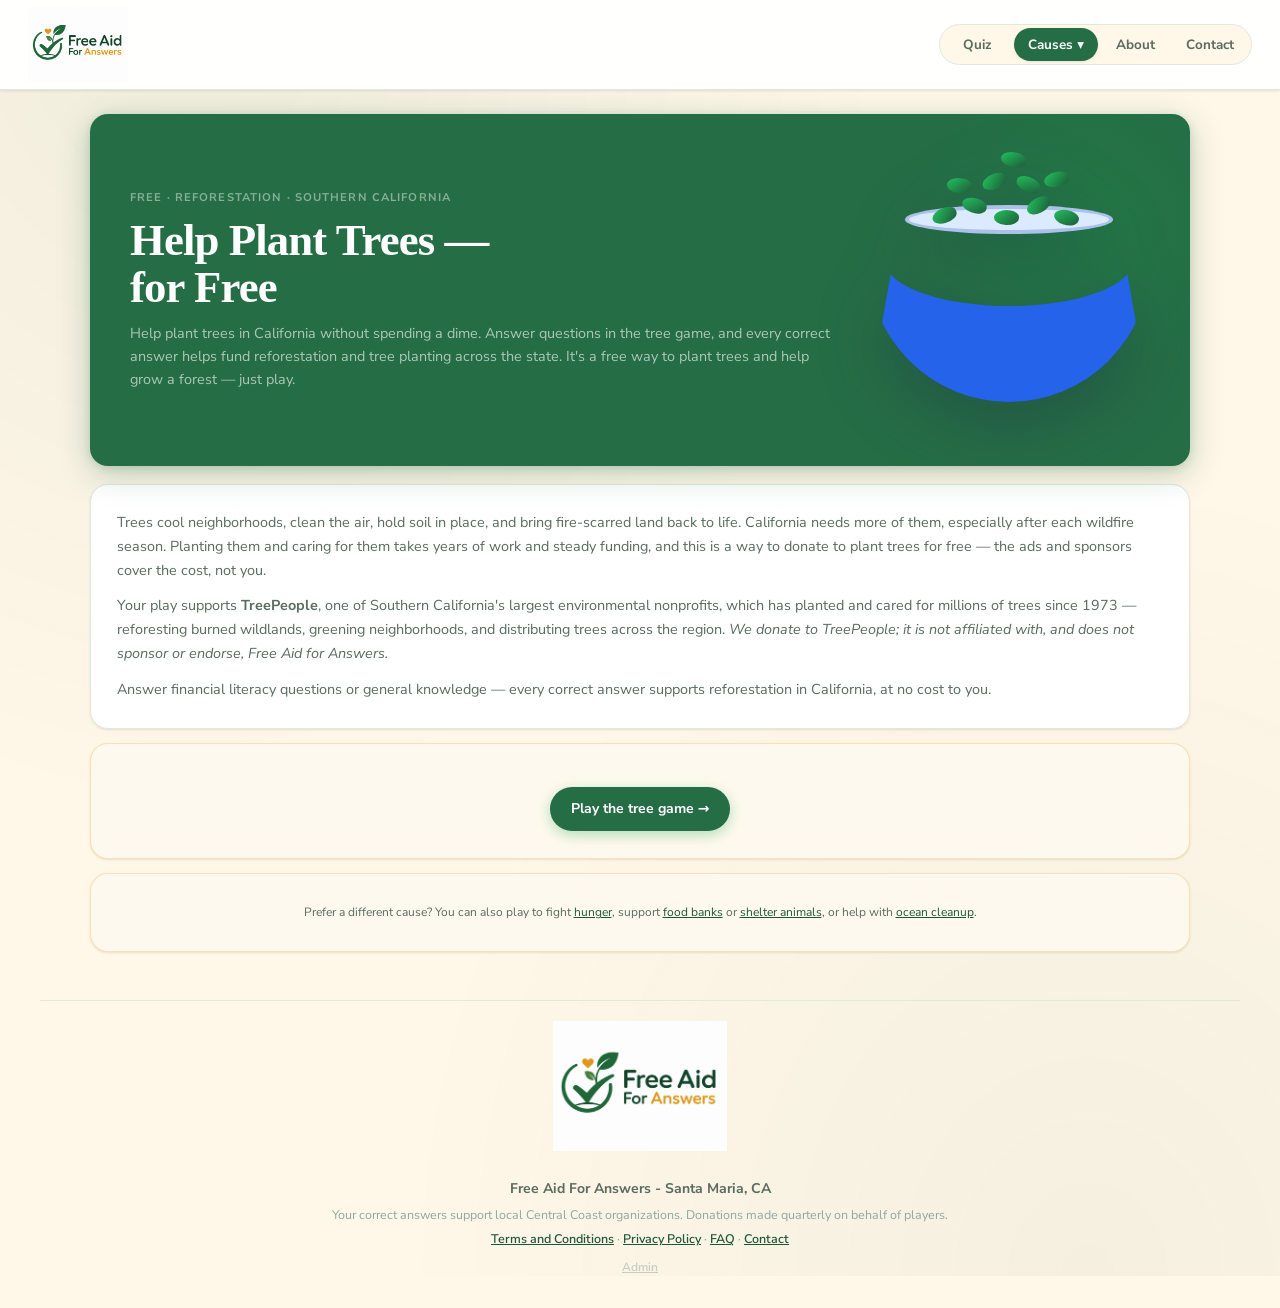
<file: trees.html>
<!doctype html>
<html lang="en">
  <head>
    <meta charset="utf-8">
    <meta name="viewport" content="width=device-width, initial-scale=1">
    <title>Help Plant Trees in California — Free Aid For Answers</title>
    <meta name="description" content="Help plant trees in California without spending a dime. Answer questions and every correct answer helps fund reforestation and tree planting across the state — completely free.">
    <link rel="icon" href="favicon.png" type="image/png">
    <link rel="stylesheet" href="style.css">
    <!-- Google tag (gtag.js) -->
    <script async src="https://www.googletagmanager.com/gtag/js?id=G-Z1M0KV6E89"></script>
    <script>
      window.dataLayer = window.dataLayer || [];
      function gtag(){dataLayer.push(arguments);}
      gtag('js', new Date());
      gtag('config', 'G-Z1M0KV6E89');
    </script>
  </head>
  <body data-page="about">

    <header class="site-header">
      <a class="brand" href="index.html" aria-label="Free Aid For Answers home">
        <img src="logo.png" alt="Free Aid For Answers" style="height:75px;width:auto;display:block;">
      </a>
      <nav class="site-nav" aria-label="Main navigation">
        <a href="quiz.html">Quiz</a>
        <div class="nav-dropdown">
          <button class="nav-dropdown-btn" type="button" aria-current="page">Causes &#9662;</button>
          <ul class="nav-dropdown-menu">
            <li><a href="rice.html">Rice</a></li>
            <li><a href="beans.html">Beans</a></li>
            <li><a href="kibble.html">Kibble</a></li>
            <li><a href="ocean-cleanup.html">Ocean Cleanup</a></li>
            <li><a aria-current="page" href="trees.html">Trees</a></li>
          </ul>
        </div>
        <a href="about.html">About</a>
        <a href="contact.html">Contact</a>
      </nav>
    </header>

    <main class="about-shell">

      <section class="about-hero">
        <div>
          <p class="eyebrow">Free &middot; Reforestation &middot; Southern California</p>
          <h1>Help Plant Trees — for Free</h1>
          <p class="lead">Help plant trees in California without spending a dime. Answer questions in the tree game, and every correct answer helps fund reforestation and tree planting across the state. It's a free way to plant trees and help grow a forest — just play.</p>
        </div>
        <div class="mini-bowl" aria-hidden="true">
          <span></span><span></span><span></span><span></span><span></span>
          <span></span><span></span><span></span><span></span><span></span>
        </div>
      </section>

      <section class="about-grid" style="grid-template-columns:1fr;">

        <article>
          <p>Trees cool neighborhoods, clean the air, hold soil in place, and bring fire-scarred land back to life. California needs more of them, especially after each wildfire season. Planting them and caring for them takes years of work and steady funding, and this is a way to donate to plant trees for free — the ads and sponsors cover the cost, not you.</p>
          <p style="margin-top:.75rem;">Your play supports <strong>TreePeople</strong>, one of Southern California's largest environmental nonprofits, which has planted and cared for millions of trees since 1973 — reforesting burned wildlands, greening neighborhoods, and distributing trees across the region. <em>We donate to TreePeople; it is not affiliated with, and does not sponsor or endorse, Free Aid for Answers.</em></p>
          <p style="margin-top:.75rem;">Answer financial literacy questions or general knowledge — every correct answer supports reforestation in California, at no cost to you.</p>
        </article>

      </section>

      <section class="note-band" style="text-align:center;">
        <a class="button-link" href="quiz.html?cause=trees">Play the tree game &rarr;</a>
      </section>

      <section class="note-band" style="margin-top:.9rem;text-align:center;">
        <p><small>Prefer a different cause? You can also play to fight <a href="rice.html">hunger</a>, support <a href="beans.html">food banks</a> or <a href="kibble.html">shelter animals</a>, or help with <a href="ocean-cleanup.html">ocean cleanup</a>.</small></p>
      </section>

    </main>

    <footer class="site-footer">
      <div style="text-align:center;margin-bottom:1.25rem;"><img src="logo.png" alt="Free Aid For Answers" style="height:130px;width:auto;"></div>
      <p><strong>Free Aid For Answers - Santa Maria, CA</strong></p>
      <p class="fine-print">Your correct answers support local Central Coast organizations. Donations made quarterly on behalf of players.</p>
      <p class="fine-print"><a href="terms.html">Terms and Conditions</a> &middot; <a href="privacy.html">Privacy Policy</a> &middot; <a href="faq.html">FAQ</a> &middot; <a href="contact.html">Contact</a></p>
      <p class="fine-print" style="margin-top:.5rem;"><a href="admin.html" style="opacity:.5;font-size:.75rem;color:inherit;">Admin</a></p>
    </footer>

  </body>
</html>
</file>
<file: style.css>
@import url('https://fonts.googleapis.com/css2?family=Nunito+Sans:ital,opsz,wght@0,6..12,400;0,6..12,500;0,6..12,600;0,6..12,700;0,6..12,800;0,6..12,900;1,6..12,400&display=swap');

/* ================================================================
   FREE AID FOR ANSWERS
   Forest green authority × Warm cream base × Golden Bean rewards
   Fonts: Nunito Sans (friendly, not sterile)
   ================================================================ */

/* --- Tokens ----------------------------------------------- */
:root {
  /* Primary palette — Forest Green family */
  --navy:         #256D45;   /* Deep Forest Green (was dark navy) */
  --navy-mid:     #1E5738;   /* Forest dark / hover */
  --navy-light:   #3F8F4E;   /* Medium forest accent */
  --green:        #256D45;   /* CTA / correct answer green */
  --green-dark:   #1E5738;   /* Button hover */
  --green-light:  #DDEBDD;   /* Soft Sage — correct answer highlight */
  --green-xlight: #F4F9F4;   /* Subtle sage tint */
  /* Achievement */
  --gold:         #D99A2B;   /* Golden Bean — streaks, badges */
  --gold-dark:    #B8821F;   /* Gold hover */
  --gold-light:   #FBF0D5;   /* Gold background tint */
  --gold-xlight:  #FEF9EE;   /* Lightest gold */
  /* Wrong answer — warm, never punishing */
  --red:          #F8E2D7;   /* Warm wrong background */
  --red-dark:     #7A3724;   /* Wrong text / border */
  --red-light:    #F8E2D7;   /* (same) */
  /* Cause accents */
  --rice-cream:   #F4E7C5;
  --pinto-brown:  #9B5E34;
  --kibble-orange:#C87932;
  --coastal-blue: #2F80A8;
  --tree-green:   #3F8F4E;
  /* Base */
  --bg:           #FFF7E8;   /* Warm Cream */
  --surface:      #ffffff;
  --border:       #E0E9E0;   /* Sage-tinted border */
  --border-dark:  #C3D4C3;   /* Darker sage border */
  --text:         #1F2A24;   /* Charcoal Green */
  --muted:        #5A6B60;   /* Secondary text */
  --muted-light:  #8FA8A0;   /* Helper text */
  --shadow-sm:    0 1px 3px rgba(31,42,36,.07), 0 1px 2px rgba(31,42,36,.04);
  --shadow-md:    0 4px 16px rgba(31,42,36,.08), 0 2px 6px rgba(31,42,36,.04);
  --shadow-lg:    0 12px 40px rgba(31,42,36,.10), 0 4px 16px rgba(31,42,36,.06);
  --shadow-navy:  0 8px 32px rgba(37,109,69,.28), 0 2px 8px rgba(37,109,69,.16);
  --radius-sm:    8px;
  --radius:       12px;
  --radius-lg:    18px;
  --radius-pill:  999px;
}

/* --- Reset ------------------------------------------------- */
*, *::before, *::after { box-sizing: border-box; }

html { min-height: 100%; background: var(--bg); }

body {
  min-height: 100%;
  margin: 0;
  overflow-x: hidden;
  color: var(--text);
  font-family: "Nunito Sans", system-ui, -apple-system, sans-serif;
  font-size: 1rem;
  line-height: 1.6;
  background:
    radial-gradient(ellipse at 15% 0%, rgba(37,109,69,.07) 0%, transparent 45%),
    radial-gradient(ellipse at 85% 100%, rgba(37,109,69,.05) 0%, transparent 45%),
    var(--bg);
}

a { color: var(--green-dark); }
a:hover { color: var(--green); }

h1, h2, h3 {
  margin: 0;
  line-height: 1.1;
  letter-spacing: -0.02em;
  overflow-wrap: anywhere;
}

p { overflow-wrap: anywhere; }

/* --- Header ----------------------------------------------- */
.site-header {
  position: sticky;
  top: 0;
  z-index: 100;
  display: flex;
  align-items: center;
  justify-content: space-between;
  gap: 1rem;
  padding: 0 clamp(1rem, 3vw, 1.75rem);
  height: 90px;
  background: rgba(255,255,255,.95);
  backdrop-filter: blur(12px);
  -webkit-backdrop-filter: blur(12px);
  border-bottom: 1px solid var(--border);
  box-shadow: var(--shadow-sm);
}

.brand {
  display: inline-flex;
  align-items: center;
  gap: 0.65rem;
  text-decoration: none;
  color: var(--text);
  flex-shrink: 0;
}

.brand-mark {
  display: grid;
  place-items: center;
  width: 36px;
  height: 36px;
  border-radius: 10px;
  background: linear-gradient(135deg, var(--green) 0%, var(--green-dark) 100%);
  box-shadow: 0 2px 8px rgba(22,163,74,.4);
  font-family: Georgia, 'Times New Roman', serif;
  font-size: 1.1rem;
  font-weight: 900;
  color: #fff;
  flex-shrink: 0;
  user-select: none;
}

.brand strong {
  display: block;
  font-size: 0.92rem;
  font-weight: 800;
  line-height: 1.1;
  color: var(--navy);
}

.brand small {
  display: block;
  font-size: 0.7rem;
  font-weight: 500;
  color: var(--muted);
  line-height: 1.2;
  margin-top: 1px;
}

.site-nav {
  display: flex;
  gap: 3px;
  padding: 3px;
  background: var(--bg);
  border: 1px solid var(--border);
  border-radius: var(--radius-pill);
}

.site-nav a {
  display: block;
  min-width: 68px;
  padding: 6px 14px;
  text-align: center;
  text-decoration: none;
  font-size: 0.84rem;
  font-weight: 700;
  color: var(--muted);
  border-radius: var(--radius-pill);
  transition: background 140ms, color 140ms;
}

.site-nav a:hover { color: var(--text); background: var(--surface); }

.site-nav a[aria-current="page"] {
  color: #fff;
  background: var(--navy);
  box-shadow: var(--shadow-sm);
}

/* --- Nav Dropdown ----------------------------------------- */
.nav-dropdown {
  position: relative;
  display: flex;
  align-items: center;
  padding-bottom: 8px;  /* extends hover zone so mouse can reach the menu */
  margin-bottom: -8px;  /* cancels layout shift from the extra padding */
}

.nav-dropdown-btn {
  display: block;
  padding: 6px 14px;
  border-radius: var(--radius-pill);
  font-size: 0.84rem;
  font-weight: 700;
  color: var(--muted);
  background: none;
  border: none;
  cursor: pointer;
  transition: background 140ms, color 140ms;
  white-space: nowrap;
  font-family: inherit;
  line-height: inherit;
  letter-spacing: inherit;
}

.nav-dropdown-btn:hover,
.nav-dropdown:focus-within .nav-dropdown-btn { color: var(--text); background: var(--surface); }

.nav-dropdown-btn[aria-current="page"] {
  color: #fff;
  background: var(--navy);
  box-shadow: var(--shadow-sm);
}

.nav-dropdown-menu {
  position: absolute;
  top: 100%;
  left: 50%;
  transform: translateX(-50%);
  background: var(--surface);
  border: 1px solid var(--border);
  border-radius: var(--radius);
  box-shadow: var(--shadow-md);
  padding: 5px;
  list-style: none;
  margin: 0;
  min-width: 150px;
  display: none;
  z-index: 200;
}

.nav-dropdown:hover .nav-dropdown-menu,
.nav-dropdown:focus-within .nav-dropdown-menu { display: block; }

.nav-dropdown-menu li { margin: 0; }

.nav-dropdown-menu a {
  display: block;
  padding: 7px 14px;
  border-radius: var(--radius-sm);
  font-size: 0.84rem;
  font-weight: 700;
  color: var(--muted);
  text-decoration: none;
  transition: background 120ms, color 120ms;
  white-space: nowrap;
}

.nav-dropdown-menu a:hover { color: var(--text); background: var(--bg); }

.nav-dropdown-menu a[aria-current="page"] {
  color: #fff;
  background: var(--navy);
}

/* --- Main layout ------------------------------------------ */
.quiz-shell {
  display: grid;
  grid-template-columns: minmax(15rem, 0.85fr) minmax(18rem, 1fr);
  gap: 1rem;
  width: min(1200px, calc(100% - 2rem));
  margin: 1.25rem auto 2.5rem;
}

/* --- Intro / Stats Panel ---------------------------------- */
.intro-panel {
  display: flex;
  flex-direction: column;
  gap: 1.1rem;
  padding: clamp(1.25rem, 3vw, 1.75rem);
  background: var(--navy);
  border-radius: var(--radius-lg);
  box-shadow: var(--shadow-navy);
  color: #fff;
  min-height: 20rem;
  position: relative;
  overflow: hidden;
}

.intro-panel::before {
  content: '';
  position: absolute;
  top: -3rem; right: -3rem;
  width: 14rem; height: 14rem;
  border-radius: 50%;
  background: radial-gradient(circle, rgba(22,163,74,.22) 0%, transparent 70%);
  pointer-events: none;
}

.intro-panel::after {
  content: '';
  position: absolute;
  bottom: -2rem; left: -2rem;
  width: 10rem; height: 10rem;
  border-radius: 50%;
  background: radial-gradient(circle, rgba(245,158,11,.1) 0%, transparent 70%);
  pointer-events: none;
}

.eyebrow {
  margin: 0;
  font-size: 0.7rem;
  font-weight: 700;
  letter-spacing: 0.1em;
  text-transform: uppercase;
  color: rgba(255,255,255,.45);
}

h1 {
  font-family: Georgia, 'Times New Roman', serif;
  font-size: clamp(1.5rem, 3.2vw, 2.3rem);
  line-height: 1.08;
  color: #fff;
  max-width: 14ch;
  position: relative;
}

.lead {
  font-size: 0.88rem;
  line-height: 1.6;
  color: rgba(255,255,255,.6);
  margin: 0;
  position: relative;
}

/* Stats grid */
.session-stats {
  display: grid;
  grid-template-columns: repeat(2, 1fr);
  gap: 0.65rem;
  margin-top: auto;
}

.stat {
  padding: 0.85rem 1rem;
  background: rgba(255,255,255,.07);
  border: 1px solid rgba(255,255,255,.1);
  border-radius: var(--radius);
  backdrop-filter: blur(4px);
}

.stat span, .stat small { display: block; }

.stat-number {
  font-family: Georgia, 'Times New Roman', serif;
  font-size: clamp(1.8rem, 3.5vw, 2.6rem);
  font-weight: 900;
  line-height: 1;
  color: #fff;
  letter-spacing: -0.03em;
}

.stat-number--sm {
  font-size: clamp(1.3rem, 2.5vw, 1.9rem);
  letter-spacing: -0.02em;
}

.stat-number.pulse {
  animation: statPulse 320ms cubic-bezier(.2,.9,.3,1.4);
}

@keyframes statPulse {
  0%   { transform: scale(1); }
  45%  { transform: scale(1.22); color: #4ade80; }
  100% { transform: scale(1); }
}

.stat small {
  margin-top: 3px;
  font-size: 0.68rem;
  font-weight: 700;
  letter-spacing: 0.07em;
  text-transform: uppercase;
  color: rgba(255,255,255,.4);
}

/* Streak badge */
.streak-badge {
  display: inline-flex;
  align-items: center;
  gap: 0.35rem;
  align-self: flex-start;
  padding: 0.45rem 0.85rem;
  background: linear-gradient(135deg, var(--gold-dark), var(--gold));
  border-radius: var(--radius-pill);
  box-shadow: 0 3px 14px rgba(245,158,11,.45), 0 0 0 1px rgba(245,158,11,.3);
  font-size: 0.82rem;
  font-weight: 800;
  color: var(--navy);
  animation: streakAppear 280ms cubic-bezier(.2,.9,.3,1.4);
  position: relative;
}

.streak-badge.hidden { display: none; }

@keyframes streakAppear {
  from { transform: scale(0.65) translateY(6px); opacity: 0; }
  to   { transform: scale(1) translateY(0); opacity: 1; }
}

.streak-flame { font-size: 1.1em; }
.streak-label { font-size: 0.7em; font-weight: 700; opacity: 0.7; }

/* --- Bowl Stage ------------------------------------------- */
.bowl-stage {
  position: relative;
  grid-row: span 2;
  display: flex;
  flex-direction: column;
  align-items: center;
  justify-content: center;
  min-height: 42rem;
  padding: clamp(1.25rem, 3vw, 2rem);
  background: var(--surface);
  border: 1px solid var(--border);
  border-radius: var(--radius-lg);
  box-shadow: var(--shadow-md);
  overflow: hidden;
}

.bowl-stage::before {
  content: '';
  position: absolute;
  top: 0; left: 0; right: 0;
  height: 40%;
  background: linear-gradient(180deg, rgba(26,39,68,.04) 0%, transparent 100%);
  pointer-events: none;
}

.counter-ribbon {
  position: absolute;
  top: 1rem;
  left: 50%;
  transform: translateX(-50%);
  width: min(85%, 22rem);
  padding: 0.55rem 1.25rem;
  background: var(--navy);
  color: #fff;
  font-size: 0.82rem;
  font-weight: 700;
  text-align: center;
  border-radius: var(--radius-pill);
  box-shadow: var(--shadow-md);
  white-space: nowrap;
  letter-spacing: 0.01em;
}

/* Bowl visual */
.bowl-wrap {
  position: relative;
  width: min(90vw, 32rem);
  height: 22rem;
  margin-top: 3rem;
}

.bean-shelf {
  position: absolute;
  z-index: 3;
  left: 10%;
  right: 10%;
  bottom: 9.6rem;
  height: 9.4rem;
  overflow: hidden;
  border-radius: 50% 50% 34% 34%;
}

.bean {
  position: absolute;
  width: clamp(1.1rem, 3.5vw, 1.65rem);
  height: clamp(0.68rem, 2.2vw, 1rem);
  background:
    radial-gradient(circle at 28% 30%, rgba(255,255,255,.28), transparent 0.25rem),
    linear-gradient(135deg, #22c55e 0%, var(--green) 50%, var(--green-dark) 100%);
  border-radius: 58% 42% 54% 46%;
  box-shadow: inset -0.18rem -0.1rem 0 rgba(0,0,0,.18), 0 0.14rem 0.28rem rgba(0,0,0,.14);
  transform: rotate(var(--r));
  animation: beanDrop 520ms cubic-bezier(.2,.9,.28,1.18);
}

.bean::after {
  content: '';
  position: absolute;
  top: 16%; left: 48%;
  width: 30%; height: 58%;
  border-left: 1.5px solid rgba(255,255,255,.32);
  border-radius: 50%;
  transform: rotate(18deg);
}

.bowl {
  position: absolute;
  z-index: 2;
  left: 0; right: 0; bottom: 0;
  height: 12rem;
  background:
    linear-gradient(180deg, rgba(255,255,255,.15), transparent 32%),
    linear-gradient(160deg, #3b82f6 0%, #2563eb 55%, #1d4ed8 100%);
  border: 0.42rem solid rgba(30,64,175,.28);
  border-top: 0.9rem solid rgba(255,255,255,.72);
  border-radius: 0 0 16rem 16rem / 0 0 8.5rem 8.5rem;
  box-shadow:
    inset 0 -2rem 2.5rem rgba(30,64,175,.28),
    0 2.2rem 2.8rem rgba(26,39,68,.18);
}

.bowl::before {
  content: '';
  position: absolute;
  z-index: 4;
  left: 6%; right: 6%;
  top: -1.5rem;
  height: 2.2rem;
  background: linear-gradient(135deg, #dbeafe, #eff6ff);
  border: 0.36rem solid rgba(30,64,175,.22);
  border-radius: 50%;
  box-shadow: inset 0 0.4rem 0.8rem rgba(37,99,235,.12);
}

.bowl-gloss {
  position: absolute;
  z-index: 2;
  left: 22%;
  top: 42%;
  width: 10rem;
  height: 1rem;
  background: rgba(255,255,255,.28);
  border-radius: var(--radius-pill);
  transform: rotate(-8deg);
}

.bowl-stage h2 {
  margin-top: 1rem;
  font-family: Georgia, 'Times New Roman', serif;
  font-size: clamp(1.25rem, 2.4vw, 1.75rem);
  text-align: center;
  color: var(--navy);
}

.bowl-stage p {
  max-width: 28rem;
  margin: 0.5rem 0 0;
  color: var(--muted);
  font-size: 0.85rem;
  line-height: 1.55;
  text-align: center;
}

/* --- Realistic Impact Scenes ------------------------------ */
.impact-stage {
  isolation: isolate;
}

.impact-stage::after {
  content: '';
  position: absolute;
  inset: auto 14% 4.8rem;
  height: 2rem;
  background: radial-gradient(ellipse, rgba(15, 23, 42, 0.14), transparent 70%);
  filter: blur(8px);
  z-index: 0;
  pointer-events: none;
}

.impact-stage--rice {
  background:
    radial-gradient(ellipse at 50% 38%, rgba(245, 158, 11, 0.08), transparent 42%),
    var(--surface);
}

.impact-stage--beans {
  background:
    radial-gradient(ellipse at 50% 38%, rgba(120, 53, 15, 0.08), transparent 44%),
    var(--surface);
}

.impact-stage--kibble {
  background:
    radial-gradient(ellipse at 50% 36%, rgba(217, 119, 6, 0.1), transparent 43%),
    var(--surface);
}

.impact-stage--trees {
  background:
    linear-gradient(180deg, #f0fdf4 0%, #ffffff 62%);
}

.impact-stage--ocean {
  background:
    linear-gradient(180deg, #eff6ff 0%, #ffffff 58%);
}

.impact-scene {
  position: relative;
  width: min(90vw, 32rem);
  height: 22rem;
  margin-top: 3rem;
  z-index: 1;
}

.impact-bowl-wrap {
  position: relative;
  width: 100%;
  height: 100%;
  margin-top: 0;
}

.impact-layer,
.impact-fill {
  position: absolute;
  z-index: 3;
  left: 10%;
  right: 10%;
  bottom: 9.25rem;
  height: 9.65rem;
  overflow: hidden;
  border-radius: 50% 50% 34% 34%;
}

.impact-fill {
  z-index: 2;
  opacity: 0.9;
  pointer-events: none;
}

.impact-fill::before {
  content: '';
  position: absolute;
  left: 4%;
  right: 4%;
  bottom: 0.3rem;
  height: var(--fill, 0%);
  max-height: 72%;
  border-radius: 50% 50% 18% 18%;
  background:
    radial-gradient(circle at 20% 20%, rgba(255, 255, 255, 0.42), transparent 0.4rem),
    linear-gradient(180deg, rgba(120, 53, 15, 0.22), rgba(120, 53, 15, 0.38));
  transition: height 420ms ease;
}

.impact-stage--rice .impact-fill::before {
  background:
    radial-gradient(circle at 10% 20%, rgba(255,255,255,.95) 0 0.08rem, transparent 0.09rem),
    radial-gradient(circle at 32% 52%, rgba(255,255,255,.85) 0 0.08rem, transparent 0.09rem),
    radial-gradient(circle at 58% 30%, rgba(252,231,193,.9) 0 0.08rem, transparent 0.09rem),
    linear-gradient(180deg, #fff8e7, #ead7ab);
  background-size: 1rem 0.6rem, 1.1rem 0.65rem, 1.2rem 0.62rem, auto;
}

.impact-stage--kibble .impact-fill::before {
  background:
    radial-gradient(circle at 18% 24%, rgba(255,255,255,.2), transparent .35rem),
    linear-gradient(180deg, #b86a2b, #7c3d16);
}

.realistic-bowl {
  position: absolute;
  z-index: 2;
  left: 0;
  right: 0;
  bottom: 0;
  height: 12rem;
  border-radius: 0 0 16rem 16rem / 0 0 8.5rem 8.5rem;
  box-shadow:
    inset 0 -2rem 2.6rem rgba(15, 23, 42, 0.2),
    0 2.1rem 2.8rem rgba(15, 23, 42, 0.18);
}

.realistic-bowl::before {
  content: '';
  position: absolute;
  z-index: 4;
  left: 6%;
  right: 6%;
  top: -1.5rem;
  height: 2.2rem;
  border-radius: 50%;
  box-shadow: inset 0 0.5rem 0.8rem rgba(15, 23, 42, 0.12);
}

.realistic-bowl--ceramic {
  background:
    linear-gradient(180deg, rgba(255,255,255,.2), transparent 32%),
    linear-gradient(155deg, #f8fafc 0%, #cbd5e1 45%, #64748b 100%);
  border: 0.42rem solid rgba(100, 116, 139, 0.32);
  border-top: 0.9rem solid rgba(255, 255, 255, 0.8);
}

.realistic-bowl--ceramic::before {
  background: linear-gradient(135deg, #ffffff, #e2e8f0);
  border: 0.36rem solid rgba(100, 116, 139, 0.28);
}

.impact-stage--beans .realistic-bowl--ceramic {
  background:
    linear-gradient(180deg, rgba(255,255,255,.18), transparent 32%),
    linear-gradient(155deg, #e7f0ff 0%, #93c5fd 48%, #2563eb 100%);
}

.realistic-bowl--dog {
  height: 11rem;
  background:
    linear-gradient(180deg, rgba(255,255,255,.16), transparent 34%),
    linear-gradient(155deg, #ef4444 0%, #b91c1c 58%, #7f1d1d 100%);
  border: 0.45rem solid rgba(127, 29, 29, 0.34);
  border-top: 0.9rem solid rgba(254, 226, 226, 0.86);
  border-radius: 0 0 13rem 13rem / 0 0 5.8rem 5.8rem;
}

.realistic-bowl--dog::before {
  background: linear-gradient(135deg, #fee2e2, #fecaca);
  border: 0.36rem solid rgba(127, 29, 29, 0.26);
}

.impact-piece {
  position: absolute;
  display: block;
  transform: rotate(var(--r)) scale(var(--s));
  animation: impactDrop 560ms cubic-bezier(.2,.9,.28,1.16) both;
  animation-delay: var(--d, 0ms);
}

.impact-piece.settled {
  animation: none;
}

.bean-piece {
  width: clamp(1.08rem, 3.2vw, 1.62rem);
  height: clamp(0.68rem, 2vw, 0.98rem);
  background:
    radial-gradient(circle at 28% 28%, rgba(255,255,255,.26), transparent .24rem),
    linear-gradient(135deg, #a16207 0%, #7c2d12 54%, #431407 100%);
  border-radius: 58% 42% 54% 46%;
  box-shadow: inset -0.18rem -0.1rem 0 rgba(0,0,0,.22), 0 0.16rem 0.3rem rgba(67,20,7,.18);
}

.bean-piece::after {
  content: '';
  position: absolute;
  top: 16%;
  left: 47%;
  width: 31%;
  height: 60%;
  border-left: 1.5px solid rgba(255, 237, 213, 0.42);
  border-radius: 50%;
  transform: rotate(18deg);
}

.bean-piece--2 { background: radial-gradient(circle at 30% 28%, rgba(255,255,255,.22), transparent .24rem), linear-gradient(135deg, #92400e, #5f2a12 58%, #2c1208); }
.bean-piece--3 { background: radial-gradient(circle at 30% 28%, rgba(255,255,255,.24), transparent .24rem), linear-gradient(135deg, #b45309, #78350f 58%, #451a03); }

.rice-grain {
  width: 0.72rem;
  height: 0.22rem;
  background: linear-gradient(90deg, #fffdf5, #f5e8c6 70%, #d6bd82);
  border-radius: 999px;
  box-shadow: 0 0.08rem 0.12rem rgba(120, 53, 15, 0.12);
}

.kibble-piece {
  width: clamp(0.95rem, 2.8vw, 1.35rem);
  height: clamp(0.86rem, 2.5vw, 1.18rem);
  background:
    radial-gradient(circle at 30% 28%, rgba(255, 226, 166, 0.55), transparent 0.18rem),
    radial-gradient(circle at 62% 62%, rgba(67, 20, 7, 0.22), transparent 0.16rem),
    linear-gradient(145deg, #c47a35, #8a4618 65%, #57250d);
  border-radius: 42% 58% 49% 51%;
  box-shadow: inset -0.16rem -0.14rem 0 rgba(67,20,7,.22), 0 0.16rem 0.28rem rgba(67,20,7,.16);
}

.kibble-piece--2 { border-radius: 52% 44% 60% 40%; }
.kibble-piece--3 { border-radius: 36% 64% 43% 57%; }
.kibble-piece--4 { border-radius: 48% 52% 35% 65%; }

.ocean-scene,
.tree-scene {
  position: relative;
  width: 100%;
  height: 100%;
  overflow: hidden;
  border-radius: var(--radius-lg);
}

.ocean-sky {
  position: absolute;
  inset: 0 0 44%;
  background: linear-gradient(180deg, #dbeafe, #f8fafc);
}

.ocean-water {
  position: absolute;
  left: -8%;
  right: -8%;
  bottom: 0;
  height: 58%;
  background:
    radial-gradient(ellipse at 30% 25%, rgba(255,255,255,.42), transparent 22%),
    linear-gradient(180deg, #38bdf8, #0f766e);
  border-radius: 48% 52% 0 0 / 16% 16% 0 0;
}

.ocean-water::after {
  content: '';
  position: absolute;
  inset: 16% 6% auto;
  height: 1rem;
  background: repeating-linear-gradient(90deg, rgba(255,255,255,.42) 0 2rem, transparent 2rem 4rem);
  border-radius: 50%;
  opacity: 0.55;
}

.shoreline {
  position: absolute;
  left: 0;
  right: 0;
  bottom: 0;
  height: 18%;
  background: linear-gradient(180deg, #fde68a, #d6a75d);
}

.mesh-bag {
  position: absolute;
  z-index: 3;
  left: 21%;
  right: 21%;
  bottom: 12%;
  height: 54%;
  border: 0.18rem solid rgba(15, 23, 42, 0.38);
  border-top: 0;
  border-radius: 0 0 4.8rem 4.8rem / 0 0 5.8rem 5.8rem;
  background: rgba(255, 255, 255, 0.18);
  box-shadow: inset 0 -1rem 1.5rem rgba(14, 116, 144, 0.18), 0 1rem 1.8rem rgba(15, 23, 42, 0.12);
  overflow: hidden;
}

.mesh-bag-mouth {
  position: absolute;
  left: -3%;
  right: -3%;
  top: -0.3rem;
  height: 1.1rem;
  border: 0.2rem solid rgba(15, 23, 42, 0.4);
  border-radius: 50%;
  background: rgba(226, 232, 240, 0.64);
  z-index: 5;
}

.mesh-weave {
  position: absolute;
  inset: 0;
  background:
    repeating-linear-gradient(45deg, rgba(15,23,42,.2) 0 1px, transparent 1px 0.8rem),
    repeating-linear-gradient(-45deg, rgba(15,23,42,.16) 0 1px, transparent 1px 0.8rem);
  z-index: 4;
  pointer-events: none;
}

.mesh-bag .impact-layer {
  inset: 0.6rem 0.8rem 0.7rem;
  height: auto;
  border-radius: 0 0 4rem 4rem;
}

.plastic-piece {
  box-shadow: 0 0.12rem 0.24rem rgba(15,23,42,.14);
}

.plastic-piece--straw {
  width: 2rem;
  height: 0.22rem;
  background: linear-gradient(90deg, #ef4444 0 22%, #fff 22% 42%, #ef4444 42% 62%, #fff 62% 82%, #ef4444 82%);
  border-radius: 999px;
}

.plastic-piece--bag {
  width: 1.25rem;
  height: 1.45rem;
  background: rgba(226, 232, 240, 0.72);
  border: 1px solid rgba(100, 116, 139, 0.5);
  border-radius: 0.2rem 0.2rem 0.45rem 0.45rem;
}

.plastic-piece--bag::before {
  content: '';
  position: absolute;
  left: 28%;
  right: 28%;
  top: -0.18rem;
  height: 0.42rem;
  border: 1px solid rgba(100, 116, 139, 0.5);
  border-bottom: 0;
  border-radius: 999px 999px 0 0;
}

.plastic-piece--wrapper {
  width: 1.6rem;
  height: 0.78rem;
  background: linear-gradient(135deg, #facc15, #fb7185);
  border-radius: 0.16rem;
}

.plastic-piece--cap {
  width: 0.9rem;
  height: 0.9rem;
  background: radial-gradient(circle at 35% 35%, #bfdbfe, #2563eb);
  border-radius: 50%;
}

.plastic-piece--bottle {
  width: 0.72rem;
  height: 1.72rem;
  background: linear-gradient(90deg, rgba(191,219,254,.64), rgba(59,130,246,.48), rgba(191,219,254,.68));
  border: 1px solid rgba(37, 99, 235, 0.36);
  border-radius: 0.25rem 0.25rem 0.42rem 0.42rem;
}

.tree-sky {
  position: absolute;
  inset: 0 0 24%;
  background:
    radial-gradient(circle at 22% 22%, rgba(250,204,21,.35), transparent 12%),
    linear-gradient(180deg, #dcfce7, #f8fafc);
}

.soil-bed {
  position: absolute;
  left: -5%;
  right: -5%;
  bottom: 0;
  height: 28%;
  background:
    radial-gradient(circle at 20% 10%, rgba(120, 53, 15, 0.16), transparent 10%),
    linear-gradient(180deg, #7c4a20, #3f2210);
  border-radius: 50% 50% 0 0 / 24% 24% 0 0;
}

.soil-bed span {
  position: absolute;
  left: 40%;
  right: 40%;
  top: -0.35rem;
  height: 0.7rem;
  background: rgba(63, 34, 16, 0.25);
  border-radius: 50%;
}

.current-tree {
  --growth: 0.08;
  position: absolute;
  z-index: 3;
  left: 50%;
  bottom: 22%;
  width: 8rem;
  height: 14rem;
  transform: translateX(-50%);
  transform-origin: bottom center;
}

.tree-trunk {
  position: absolute;
  left: 50%;
  bottom: 0;
  width: calc(0.42rem + 0.5rem * var(--growth));
  height: calc(2.1rem + 7rem * var(--growth));
  background: linear-gradient(90deg, #78350f, #a16207, #5f2d0c);
  border-radius: 999px 999px 0.25rem 0.25rem;
  transform: translateX(-50%);
  transition: height 420ms ease, width 420ms ease;
}

.tree-leaf {
  position: absolute;
  left: 50%;
  bottom: calc(1.7rem + 7.2rem * var(--growth));
  width: calc(1.5rem + 4.6rem * var(--growth));
  height: calc(1rem + 3.5rem * var(--growth));
  background: radial-gradient(circle at 35% 32%, #86efac, #16a34a 62%, #166534);
  border-radius: 62% 38% 58% 42%;
  opacity: calc(0.34 + 0.66 * var(--growth));
  transform-origin: bottom center;
  transition: all 420ms ease;
}

.tree-leaf--left { transform: translateX(-82%) rotate(-24deg); }
.tree-leaf--right { transform: translateX(-18%) rotate(24deg) scaleX(-1); }
.tree-leaf--top { transform: translateX(-50%) translateY(-18%) rotate(5deg); }

.tree-grove {
  position: absolute;
  inset: 0;
  z-index: 2;
}

.completed-tree {
  position: absolute;
  bottom: 22%;
  width: 4.8rem;
  height: 9rem;
  transform: translateX(-50%) scale(0.78);
  opacity: 0.72;
}

.completed-tree::before {
  content: '';
  position: absolute;
  left: 50%;
  bottom: 0;
  width: 0.55rem;
  height: 5rem;
  background: linear-gradient(90deg, #78350f, #a16207);
  border-radius: 999px;
  transform: translateX(-50%);
}

.completed-tree::after {
  content: '';
  position: absolute;
  left: 50%;
  bottom: 3.6rem;
  width: 4.8rem;
  height: 4.2rem;
  background: radial-gradient(circle at 34% 30%, #bbf7d0, #16a34a 62%, #166534);
  border-radius: 50% 45% 52% 48%;
  transform: translateX(-50%);
}

.completed-tree--2 { transform: translateX(-50%) scale(0.64); opacity: 0.58; }
.completed-tree--3 { transform: translateX(-50%) scale(0.72); opacity: 0.64; }

.tree-count-marker {
  position: absolute;
  right: 10%;
  bottom: 34%;
  padding: 0.25rem 0.48rem;
  color: #166534;
  background: rgba(220, 252, 231, 0.9);
  border: 1px solid rgba(22, 101, 52, 0.18);
  border-radius: 999px;
  font-weight: 900;
  font-size: 0.8rem;
}

.tag-mark,
.charity-icon {
  position: relative;
  display: inline-block;
  flex-shrink: 0;
}

.tag-mark {
  width: 1rem;
  height: 1rem;
  margin-right: 0.35rem;
  vertical-align: -0.16rem;
}

.tag-mark--rice,
.charity-icon--rice {
  background:
    radial-gradient(ellipse at 38% 42%, #fffdf5 0 13%, transparent 14%),
    radial-gradient(ellipse at 56% 58%, #f5e8c6 0 13%, transparent 14%),
    #f8fafc;
  border: 1px solid #d6bd82;
  border-radius: 50%;
}

.tag-mark--beans,
.charity-icon--beans {
  background: linear-gradient(135deg, #a16207, #431407);
  border-radius: 58% 42% 54% 46%;
  box-shadow: inset -0.12rem -0.08rem 0 rgba(0,0,0,.2);
}

.tag-mark--kibble,
.charity-icon--kibble {
  background: radial-gradient(circle at 32% 30%, #f7c66b, transparent 20%), linear-gradient(135deg, #b86a2b, #57250d);
  border-radius: 44% 56% 48% 52%;
}

.tag-mark--ocean,
.charity-icon--ocean {
  background: linear-gradient(180deg, #bae6fd 0 45%, #0ea5e9 46% 100%);
  border-radius: 50%;
}

.tag-mark--trees,
.charity-icon--trees {
  background: radial-gradient(circle at 50% 36%, #86efac 0 34%, transparent 35%), linear-gradient(90deg, transparent 42%, #92400e 43% 57%, transparent 58%);
  border-radius: 50%;
}

.charity-icon {
  width: 2.25rem;
  height: 2.25rem;
  margin-bottom: 0.15rem;
  box-shadow: inset 0 -0.16rem 0 rgba(15,23,42,.12), 0 0.2rem 0.5rem rgba(15,23,42,.12);
}

@keyframes impactDrop {
  0% {
    opacity: 0;
    transform: translateY(-11rem) rotate(var(--r)) scale(calc(var(--s) * .82));
  }
  68% {
    opacity: 1;
    transform: translateY(0.42rem) rotate(var(--r)) scale(calc(var(--s) * 1.06));
  }
  100% {
    opacity: 1;
    transform: translateY(0) rotate(var(--r)) scale(var(--s));
  }
}

/* --- Quiz Card -------------------------------------------- */
.quiz-card {
  padding: clamp(1.1rem, 2.4vw, 1.5rem);
  background: var(--surface);
  border: 1px solid var(--border);
  border-radius: var(--radius-lg);
  box-shadow: var(--shadow-md);
}

/* Tier / difficulty selector */
.tier-panel {
  margin-bottom: 0.85rem;
  padding: 0.8rem;
  background: var(--bg);
  border: 1px solid var(--border);
  border-radius: var(--radius);
}

.tier-label {
  margin: 0 0 0.5rem;
  font-size: 0.68rem;
  font-weight: 700;
  letter-spacing: 0.09em;
  text-transform: uppercase;
  color: var(--muted);
}

.tier-controls {
  display: grid;
  grid-template-columns: repeat(3, 1fr);
  gap: 0.4rem;
}

.tier-controls button {
  min-height: 3.5rem;
  padding: 0.5rem 0.65rem;
  text-align: left;
  font-family: inherit;
  font-size: 0.875rem;
  color: var(--text);
  background: var(--surface);
  border: 1.5px solid var(--border);
  border-radius: var(--radius);
  cursor: pointer;
  transition: border-color 140ms, box-shadow 140ms, transform 130ms, background 140ms, color 140ms;
}

.tier-controls button:hover,
.tier-controls button:focus-visible {
  border-color: var(--green);
  box-shadow: 0 0 0 3px rgba(22,163,74,.12);
  outline: none;
  transform: translateY(-1px);
}

.tier-controls button[aria-pressed="true"] {
  background: var(--gold);
  border-color: var(--gold-dark);
  color: var(--navy);
  box-shadow: 0 3px 14px rgba(245,158,11,.32);
  transform: none;
}

.tier-controls span {
  display: block;
  font-weight: 700;
}

.tier-controls small {
  display: block;
  margin-top: 2px;
  font-size: 0.7rem;
  font-weight: 600;
  color: var(--muted);
}

.tier-controls button[aria-pressed="true"] small {
  color: rgba(26,39,68,.6);
}

/* XP / progress bar */
.xp-track {
  height: 4px;
  background: var(--border);
  border-radius: var(--radius-pill);
  margin-bottom: 1rem;
  overflow: hidden;
}

.xp-bar {
  height: 100%;
  background: linear-gradient(90deg, var(--green) 0%, #4ade80 100%);
  border-radius: var(--radius-pill);
  transition: width 450ms cubic-bezier(.4,0,.2,1);
  box-shadow: 0 0 8px rgba(22,163,74,.55);
}

/* Question meta */
.question-meta {
  display: flex;
  justify-content: space-between;
  align-items: center;
  gap: 0.5rem;
  margin-bottom: 0.9rem;
  font-size: 0.73rem;
  font-weight: 700;
  letter-spacing: 0.06em;
  text-transform: uppercase;
}

#question-category { color: var(--green-dark); }
#deck-status { color: var(--muted); }

/* Question text */
#question-text {
  font-family: Georgia, 'Times New Roman', serif;
  font-size: clamp(1.2rem, 2.5vw, 1.7rem);
  font-weight: 700;
  line-height: 1.22;
  color: var(--navy);
  min-height: 5.5rem;
}

/* Answer buttons */
.answers {
  display: grid;
  gap: 0.55rem;
  margin-top: 1.2rem;
}

.answer-button {
  display: grid;
  grid-template-columns: 2.2rem minmax(0, 1fr);
  gap: 0.75rem;
  align-items: center;
  width: 100%;
  min-height: 3.2rem;
  padding: 0.7rem 0.9rem;
  text-align: left;
  font-family: inherit;
  font-size: 0.9rem;
  font-weight: 500;
  color: var(--text);
  background: var(--surface);
  border: 1.5px solid var(--border);
  border-radius: var(--radius);
  cursor: pointer;
  transition: border-color 130ms, box-shadow 130ms, transform 130ms, background 130ms, color 130ms;
}

.answer-button:hover,
.answer-button:focus-visible {
  border-color: var(--green);
  box-shadow: 0 0 0 3px rgba(22,163,74,.12), var(--shadow-sm);
  transform: translateY(-1px);
  outline: none;
  background: var(--green-xlight);
}

.answer-button[disabled] {
  cursor: default;
  opacity: 0.8;
  transform: none;
}

.answer-button.correct {
  background: var(--green);
  border-color: var(--green-dark);
  color: #fff;
  box-shadow: 0 4px 16px rgba(37,109,69,.32);
  transform: none;
  animation: correctPop 280ms cubic-bezier(.2,.9,.3,1.2);
}

@keyframes correctPop {
  0%   { transform: scale(0.97); }
  55%  { transform: scale(1.02); }
  100% { transform: scale(1); }
}

.answer-button.wrong {
  background: var(--red);
  border-color: var(--red-dark);
  color: var(--red-dark);
  transform: none;
}

.choice-key {
  display: grid;
  place-items: center;
  width: 2rem;
  height: 2rem;
  border-radius: 50%;
  background: var(--navy);
  color: #fff;
  font-size: 0.78rem;
  font-weight: 800;
  flex-shrink: 0;
  transition: background 130ms;
}

.answer-button.correct .choice-key {
  background: rgba(255,255,255,.22);
}
.answer-button.wrong .choice-key {
  background: rgba(122,55,36,.12);
}

/* Feedback */
.feedback {
  min-height: 2.5rem;
  margin-top: 0.9rem;
  font-size: 0.88rem;
  font-weight: 700;
  color: var(--green-dark);
  line-height: 1.45;
}

.feedback.bad { color: var(--red-dark); }

/* --- Milestone Toast -------------------------------------- */
.milestone-toast {
  position: fixed;
  top: 76px;
  right: 1.25rem;
  z-index: 200;
  min-width: 230px;
  max-width: 310px;
  padding: 0.85rem 1.1rem;
  background: var(--surface);
  border: 2px solid var(--gold);
  border-radius: var(--radius);
  box-shadow: var(--shadow-lg), 0 0 0 4px rgba(245,158,11,.1);
  font-size: 0.88rem;
  font-weight: 700;
  color: var(--navy);
  pointer-events: none;
  transform: translateX(calc(100% + 2rem));
  opacity: 0;
  transition: transform 360ms cubic-bezier(.2,.9,.3,1), opacity 360ms ease;
}

.milestone-toast.show {
  transform: translateX(0);
  opacity: 1;
}

/* --- Footer ----------------------------------------------- */
.site-footer {
  width: min(1200px, calc(100% - 2rem));
  margin: 0 auto 2rem;
  padding: 1.25rem 0 0;
  border-top: 1px solid var(--border);
  text-align: center;
  color: var(--muted);
  font-size: 0.875rem;
}

.site-footer p { margin: 0.3rem 0; }
.site-footer a { color: var(--green-dark); font-weight: 600; }
.site-footer a:hover { color: var(--green); }

.fine-print {
  font-size: 0.78rem;
  color: var(--muted-light);
  line-height: 1.55;
}

/* --- About page ------------------------------------------- */
.about-shell {
  width: min(1100px, calc(100% - 2rem));
  margin: 1.5rem auto 3rem;
}

.about-hero {
  display: grid;
  grid-template-columns: minmax(0, 1.25fr) minmax(14rem, 0.5fr);
  gap: 2rem;
  align-items: center;
  min-height: 22rem;
  padding: clamp(1.5rem, 3.5vw, 2.5rem);
  background: var(--navy);
  border-radius: var(--radius-lg);
  box-shadow: var(--shadow-navy);
  margin-bottom: 1.1rem;
  overflow: hidden;
  position: relative;
}

.about-hero::before {
  content: '';
  position: absolute;
  top: -4rem; right: -4rem;
  width: 22rem; height: 22rem;
  border-radius: 50%;
  background: radial-gradient(circle, rgba(22,163,74,.18) 0%, transparent 70%);
  pointer-events: none;
}

.about-hero .eyebrow { color: rgba(255,255,255,.45); }

.about-hero h1 {
  font-family: Georgia, 'Times New Roman', serif;
  font-size: clamp(1.6rem, 3.5vw, 2.8rem);
  line-height: 1.05;
  color: #fff;
  max-width: 18ch;
  margin: 0.65rem 0;
}

.about-hero .lead {
  color: rgba(255,255,255,.62);
  font-size: 0.9rem;
}

/* mini bowl decoration */
.mini-bowl {
  position: relative;
  height: 14rem;
  border-bottom: 6rem solid #2563eb;
  border-left: 1.1rem solid transparent;
  border-right: 1.1rem solid transparent;
  border-radius: 0 0 10rem 10rem;
  filter: drop-shadow(0 1.5rem 2rem rgba(26,39,68,.3));
}

.mini-bowl::before {
  content: '';
  position: absolute;
  left: 8%; right: 8%;
  bottom: 4.5rem;
  height: 1.8rem;
  background: #dbeafe;
  border: 0.28rem solid rgba(30,64,175,.25);
  border-radius: 50%;
}

.mini-bowl span {
  position: absolute;
  bottom: calc(4.7rem + var(--y, 0rem));
  left: var(--x, 20%);
  width: 1.55rem;
  height: 0.92rem;
  background: linear-gradient(135deg, #22c55e, var(--green-dark));
  border-radius: 58% 42% 54% 46%;
  transform: rotate(var(--r, 12deg));
}

.mini-bowl span:nth-child(1)  { --x: 19%; --y: 0.5rem;  --r: -16deg; }
.mini-bowl span:nth-child(2)  { --x: 31%; --y: 1.15rem; --r: 20deg;  }
.mini-bowl span:nth-child(3)  { --x: 44%; --y: 0.35rem; --r: 5deg;   }
.mini-bowl span:nth-child(4)  { --x: 57%; --y: 1.1rem;  --r: -25deg; }
.mini-bowl span:nth-child(5)  { --x: 68%; --y: 0.4rem;  --r: 18deg;  }
.mini-bowl span:nth-child(6)  { --x: 25%; --y: 2.4rem;  --r: 10deg;  }
.mini-bowl span:nth-child(7)  { --x: 39%; --y: 2.6rem;  --r: -18deg; }
.mini-bowl span:nth-child(8)  { --x: 53%; --y: 2.45rem; --r: 30deg;  }
.mini-bowl span:nth-child(9)  { --x: 64%; --y: 2.75rem; --r: -8deg;  }
.mini-bowl span:nth-child(10) { --x: 47%; --y: 4rem;    --r: 15deg;  }

.about-grid {
  display: grid;
  grid-template-columns: repeat(2, 1fr);
  gap: 0.9rem;
}

.about-grid article,
.note-band {
  background: var(--surface);
  border: 1px solid var(--border);
  border-radius: var(--radius-lg);
  box-shadow: var(--shadow-sm);
  padding: clamp(1.15rem, 2.4vw, 1.65rem);
}

.about-grid h2 {
  font-family: Georgia, 'Times New Roman', serif;
  font-size: clamp(1.15rem, 2.2vw, 1.5rem);
  color: var(--navy);
  margin-bottom: 0.55rem;
}

.about-grid p,
.note-band p {
  color: var(--muted);
  line-height: 1.65;
  font-size: 0.9rem;
  margin: 0;
}

.page-list {
  margin: 0;
  padding-left: 1.2rem;
}

.page-list li {
  color: var(--muted);
  font-size: 0.9rem;
  line-height: 1.65;
  margin-bottom: 0.5rem;
}

.page-list li:last-child { margin-bottom: 0; }

.page-list li strong { color: var(--text); }

.note-band {
  margin-top: 0.9rem;
  background: var(--gold-xlight);
  border-color: rgba(245,158,11,.28);
}

.note-band h2 {
  font-family: Georgia, 'Times New Roman', serif;
  font-size: clamp(1.15rem, 2.2vw, 1.5rem);
  color: var(--navy);
  margin-bottom: 0.55rem;
}

.button-link {
  display: inline-flex;
  align-items: center;
  margin-top: 1rem;
  padding: 0.7rem 1.3rem;
  background: var(--green);
  color: #fff;
  font-weight: 700;
  font-size: 0.875rem;
  text-decoration: none;
  border-radius: var(--radius-pill);
  box-shadow: 0 4px 14px rgba(22,163,74,.32);
  transition: background 140ms, transform 140ms, box-shadow 140ms;
}

.button-link:hover {
  background: var(--green-dark);
  color: #fff;
  transform: translateY(-1px);
  box-shadow: 0 6px 20px rgba(22,163,74,.38);
}

/* --- Admin dashboard -------------------------------------- */
.admin-shell {
  width: min(1200px, calc(100% - 2rem));
  margin: 1.25rem auto 3rem;
}

.admin-hero {
  display: grid;
  grid-template-columns: minmax(0, 1fr) minmax(16rem, 0.45fr);
  gap: 1rem;
  align-items: stretch;
  padding: clamp(1.35rem, 3vw, 2rem);
  background: var(--navy);
  color: #fff;
  border-radius: var(--radius-lg);
  box-shadow: var(--shadow-navy);
  margin-bottom: 1rem;
}

.admin-hero h1 {
  max-width: none;
  margin: 0.45rem 0;
}

.admin-scope-note {
  display: flex;
  flex-direction: column;
  justify-content: center;
  gap: 0.35rem;
  padding: 1rem;
  background: rgba(255,255,255,.08);
  border: 1px solid rgba(255,255,255,.14);
  border-radius: var(--radius);
  color: rgba(255,255,255,.74);
  font-size: 0.84rem;
}

.admin-scope-note strong {
  color: #fff;
  font-size: 0.9rem;
}

.admin-panel,
.admin-card {
  min-width: 0;
  background: var(--surface);
  border: 1px solid var(--border);
  border-radius: var(--radius-lg);
  box-shadow: var(--shadow-sm);
}

.admin-panel {
  padding: clamp(1rem, 2vw, 1.35rem);
  margin-bottom: 1rem;
}

.admin-panel-heading {
  display: flex;
  justify-content: space-between;
  gap: 1rem;
  align-items: center;
  margin-bottom: 1rem;
}

.admin-panel-heading h2 {
  font-family: Georgia, 'Times New Roman', serif;
  font-size: clamp(1.1rem, 2vw, 1.45rem);
  color: var(--navy);
}

.admin-filters,
.donation-form {
  display: grid;
  grid-template-columns: repeat(4, minmax(0, 1fr));
  gap: 0.75rem;
}

.donation-form {
  grid-template-columns: repeat(2, minmax(0, 1fr));
}

.admin-filters label,
.donation-form label {
  display: grid;
  gap: 0.3rem;
  font-size: 0.75rem;
  font-weight: 800;
  letter-spacing: 0.05em;
  text-transform: uppercase;
  color: var(--muted);
}

.admin-filters input,
.admin-filters select,
.donation-form input,
.donation-form select,
.donation-form textarea {
  width: 100%;
  min-height: 2.75rem;
  padding: 0.65rem 0.7rem;
  color: var(--text);
  background: #fff;
  border: 1px solid var(--border-dark);
  border-radius: var(--radius-sm);
  font: inherit;
  font-size: 0.9rem;
  text-transform: none;
  letter-spacing: 0;
}

.donation-form textarea {
  resize: vertical;
  min-height: 5.6rem;
}

.donation-note {
  grid-column: 1 / -1;
}

.admin-summary {
  display: grid;
  grid-template-columns: repeat(4, minmax(0, 1fr));
  gap: 0.75rem;
  margin-bottom: 1rem;
}

.admin-card {
  padding: 1rem;
}

.admin-card span,
.admin-card small {
  display: block;
  color: var(--muted);
  font-size: 0.75rem;
  font-weight: 800;
  letter-spacing: 0.05em;
  text-transform: uppercase;
}

.admin-card strong {
  display: block;
  margin: 0.3rem 0;
  color: var(--navy);
  font-family: Georgia, 'Times New Roman', serif;
  font-size: clamp(1.55rem, 3vw, 2.25rem);
  line-height: 1;
}

.admin-card small {
  font-weight: 650;
  letter-spacing: 0;
  text-transform: none;
}

.admin-grid {
  display: grid;
  grid-template-columns: minmax(0, 1.35fr) minmax(20rem, 0.65fr);
  gap: 1rem;
}

.impact-table-wrap {
  width: 100%;
  max-width: 100%;
  min-width: 0;
  overflow-x: auto;
}

.impact-table {
  width: 100%;
  min-width: 720px;
  border-collapse: collapse;
  font-size: 0.86rem;
}

.impact-table th,
.impact-table td {
  padding: 0.7rem 0.6rem;
  border-bottom: 1px solid var(--border);
  text-align: left;
  vertical-align: middle;
  white-space: nowrap;
}

.impact-table th {
  color: var(--muted);
  font-size: 0.7rem;
  font-weight: 900;
  letter-spacing: 0.06em;
  text-transform: uppercase;
}

.impact-table td:first-child {
  color: var(--navy);
}

.impact-table .tag-mark {
  margin-right: 0.45rem;
}

.empty-table {
  color: var(--muted);
  text-align: center;
}

.secondary-button,
.text-button {
  font: inherit;
  font-weight: 800;
  border-radius: var(--radius-pill);
  cursor: pointer;
}

.secondary-button {
  min-height: 2.35rem;
  padding: 0 0.9rem;
  color: var(--navy);
  background: var(--bg);
  border: 1px solid var(--border-dark);
}

.secondary-button:hover,
.secondary-button:focus-visible {
  border-color: var(--green);
  outline: none;
}

.text-button {
  padding: 0.2rem 0.45rem;
  color: var(--red-dark);
  background: transparent;
  border: 0;
}

.text-button:hover,
.text-button:focus-visible {
  color: var(--red);
  outline: 2px solid rgba(239,68,68,.18);
  outline-offset: 2px;
}

/* --- Keyframes -------------------------------------------- */
@keyframes beanDrop {
  0% {
    opacity: 0;
    transform: translateY(-12rem) rotate(var(--r)) scale(0.8);
  }
  65% {
    opacity: 1;
    transform: translateY(0.4rem) rotate(var(--r)) scale(1.06);
  }
  100% {
    opacity: 1;
    transform: translateY(0) rotate(var(--r)) scale(1);
  }
}

/* --- Charity Picker Modal --------------------------------- */
.charity-modal {
  position: fixed;
  inset: 0;
  z-index: 900;
  display: flex;
  align-items: center;
  justify-content: center;
  background: rgba(15, 23, 42, 0.9);
  backdrop-filter: blur(10px);
  -webkit-backdrop-filter: blur(10px);
  padding: 1.5rem;
  animation: modalFadeIn 0.3s ease both;
}

.charity-modal.hidden { display: none; }

.charity-modal-card {
  background: var(--surface);
  border-radius: 1.375rem;
  padding: 2.75rem 2.25rem 2.25rem;
  max-width: 640px;
  width: 100%;
  box-shadow: 0 32px 80px rgba(0, 0, 0, 0.45);
  text-align: center;
  animation: cardSlideUp 0.45s cubic-bezier(.34, 1.56, .64, 1) both;
}

.charity-modal-card .eyebrow { margin-bottom: 0.25rem; }

.charity-modal-card h2 {
  font-family: Georgia, 'Times New Roman', serif;
  font-size: clamp(1.6rem, 4vw, 2.125rem);
  font-weight: 900;
  color: var(--navy);
  margin: 0 0 0.625rem;
  line-height: 1.15;
}

.charity-modal-sub {
  color: var(--muted);
  font-size: 0.9375rem;
  line-height: 1.55;
  max-width: 44ch;
  margin: 0 auto 2rem;
}

.charity-options {
  display: grid;
  grid-template-columns: repeat(auto-fit, minmax(96px, 1fr));
  gap: 0.75rem;
}

.charity-option {
  display: flex;
  flex-direction: column;
  align-items: center;
  gap: 0.35rem;
  padding: 1.1rem 0.5rem 0.9rem;
  background: var(--bg);
  border: 2px solid var(--border);
  border-radius: 1rem;
  cursor: pointer;
  transition: border-color 0.16s, background 0.16s, transform 0.16s, box-shadow 0.16s;
  font-family: inherit;
  text-align: center;
  color: inherit;
}

.charity-option:hover {
  border-color: var(--green);
  background: var(--green-xlight);
  transform: translateY(-4px);
  box-shadow: 0 8px 24px rgba(22, 163, 74, 0.18);
}

.charity-option:focus-visible {
  outline: 2px solid var(--green);
  outline-offset: 3px;
}

.charity-icon {
  font-size: 2.1rem;
  line-height: 1;
  display: block;
  margin-bottom: 0.15rem;
}

.charity-option strong {
  font-size: 0.8125rem;
  font-weight: 700;
  color: var(--navy);
  line-height: 1.25;
}

.charity-option small {
  font-size: 0.68rem;
  color: var(--muted);
  line-height: 1.3;
}

.charity-modal.dismissing {
  animation: modalFadeOut 0.28s ease forwards;
}

.cause-control,
.charity-tag {
  display: inline-flex;
  align-items: center;
}

.cause-control {
  gap: 0.35rem;
}

.charity-tag {
  gap: 0.3rem;
  background: rgba(255, 255, 255, 0.13);
  border: 1px solid rgba(255, 255, 255, 0.22);
  color: rgba(255, 255, 255, 0.9);
  font-size: 0.8rem;
  font-weight: 600;
  padding: 0.28rem 0.75rem;
  border-radius: 999px;
  margin-bottom: 0.5rem;
  letter-spacing: 0.01em;
}

.charity-tag.hidden { display: none; }

.cause-control.hidden { display: none; }

.impact-stage .cause-control {
  position: absolute;
  top: 4.2rem;
  z-index: 4;
}

.impact-stage .charity-tag {
  background: rgba(255, 255, 255, 0.92);
  border-color: var(--border);
  color: var(--navy);
  box-shadow: var(--shadow-sm);
}

.change-cause-button {
  display: inline-flex;
  align-items: center;
  min-height: 1.95rem;
  padding: 0 0.72rem;
  font: inherit;
  font-size: 0.76rem;
  font-weight: 800;
  color: var(--green-dark);
  background: rgba(240, 253, 244, 0.96);
  border: 1px solid rgba(22, 163, 74, 0.25);
  border-radius: var(--radius-pill);
  box-shadow: var(--shadow-sm);
  cursor: pointer;
  transition: background 140ms ease, border-color 140ms ease, transform 140ms ease;
}

.change-cause-button:hover,
.change-cause-button:focus-visible {
  background: var(--green-xlight);
  border-color: var(--green);
  outline: none;
  transform: translateY(-1px);
}

@keyframes modalFadeIn {
  from { opacity: 0; }
  to   { opacity: 1; }
}

@keyframes modalFadeOut {
  from { opacity: 1; }
  to   { opacity: 0; }
}

@keyframes cardSlideUp {
  from { opacity: 0; transform: translateY(28px) scale(0.95); }
  to   { opacity: 1; transform: translateY(0) scale(1); }
}

/* --- Responsive ------------------------------------------- */
@media (max-width: 900px) {
  .quiz-shell { grid-template-columns: 1fr; }
  .intro-panel { min-height: auto; }
  .bowl-stage { grid-row: auto; min-height: 34rem; order: -1; }
  h1 { max-width: 16ch; }
  .about-hero { grid-template-columns: 1fr; }
  .about-grid { grid-template-columns: 1fr; }
  .admin-hero,
  .admin-grid { grid-template-columns: 1fr; }
  .admin-summary { grid-template-columns: repeat(2, minmax(0, 1fr)); }
  .admin-filters { grid-template-columns: repeat(2, minmax(0, 1fr)); }
}

@media (max-width: 620px) {
  .site-header { gap: 0.5rem; padding: 0 0.75rem; }
  .brand { gap: 0.45rem; }
  .brand-mark { width: 32px; height: 32px; }
  .brand strong { font-size: 0.82rem; }
  .brand small { display: none; }
  .site-nav { gap: 2px; padding: 2px; }
  .site-nav a {
    min-width: auto;
    padding: 6px 7px;
    font-size: 0.8rem;
  }

  .quiz-shell,
  .about-shell,
  .site-footer {
    width: calc(100% - 1rem);
  }

  .session-stats { grid-template-columns: 1fr; }
  .bowl-wrap { height: 18rem; margin-top: 3.5rem; }
  .bowl-stage { min-height: 28rem; }
  .question-meta { flex-direction: column; align-items: flex-start; gap: 2px; }

  .tier-controls { grid-template-columns: 1fr; }
  .tier-controls button {
    min-height: 3rem;
    display: flex;
    align-items: center;
    justify-content: space-between;
    gap: 0.5rem;
  }
  .tier-controls small { text-align: right; }

  .admin-shell { width: calc(100% - 1rem); }
  .admin-summary,
  .admin-filters,
  .donation-form { grid-template-columns: 1fr; }
  .admin-panel-heading {
    align-items: flex-start;
    flex-direction: column;
  }
  .secondary-button { width: 100%; justify-content: center; }

  .answer-button {
    grid-template-columns: 1.85rem minmax(0, 1fr);
    min-height: 3.4rem;
    padding: 0.7rem 0.8rem;
  }

  .choice-key { width: 1.85rem; height: 1.85rem; font-size: 0.74rem; }
  .milestone-toast { right: 0.75rem; top: 70px; }
  .charity-modal-card { padding: 1.75rem 1rem 1.5rem; }
  .charity-options { grid-template-columns: repeat(3, 1fr); }
  .charity-icon { font-size: 1.7rem; }
}

/* --- Homepage --------------------------------------------- */
.home-shell {
  width: min(1100px, calc(100% - 2rem));
  margin: 1.5rem auto 3rem;
}

.home-hero {
  background: var(--navy);
  border-radius: var(--radius-lg);
  padding: clamp(2.75rem, 7vw, 4.5rem) clamp(1.5rem, 5vw, 4rem);
  margin-bottom: 1.1rem;
  text-align: center;
  position: relative;
  overflow: hidden;
  box-shadow: var(--shadow-navy);
}

.home-hero::before {
  content: '';
  position: absolute;
  top: -6rem; left: 50%;
  transform: translateX(-50%);
  width: 34rem; height: 34rem;
  border-radius: 50%;
  background: radial-gradient(circle, rgba(22,163,74,.18) 0%, transparent 70%);
  pointer-events: none;
}

.home-hero::after {
  content: '';
  position: absolute;
  bottom: -4rem; right: -4rem;
  width: 18rem; height: 18rem;
  border-radius: 50%;
  background: radial-gradient(circle, rgba(245,158,11,.1) 0%, transparent 70%);
  pointer-events: none;
}

.home-hero .eyebrow {
  color: rgba(255,255,255,.45);
  position: relative;
}

.home-hero h1 {
  font-family: Georgia, 'Times New Roman', serif;
  font-size: clamp(2.1rem, 5.5vw, 3.8rem);
  line-height: 1.05;
  color: #fff;
  margin: 0.75rem auto 1.1rem;
  max-width: 20ch;
  position: relative;
}

.home-hero .lead {
  color: rgba(255,255,255,.65);
  font-size: clamp(0.92rem, 1.6vw, 1.05rem);
  line-height: 1.75;
  max-width: 58ch;
  margin: 0 auto 2rem;
  position: relative;
}

.home-steps {
  display: grid;
  grid-template-columns: repeat(3, 1fr);
  gap: 0.9rem;
  margin-bottom: 0.9rem;
}

.home-step {
  background: var(--surface);
  border: 1px solid var(--border);
  border-radius: var(--radius-lg);
  box-shadow: var(--shadow-sm);
  padding: clamp(1.15rem, 2.4vw, 1.65rem);
}

.step-num {
  display: inline-flex;
  align-items: center;
  justify-content: center;
  width: 2.25rem;
  height: 2.25rem;
  border-radius: 50%;
  background: var(--navy);
  color: #fff;
  font-size: 1rem;
  font-weight: 800;
  font-family: Georgia, serif;
  margin-bottom: 0.85rem;
  flex-shrink: 0;
}

.home-step h3 {
  font-family: Georgia, 'Times New Roman', serif;
  font-size: clamp(1rem, 1.8vw, 1.25rem);
  color: var(--navy);
  margin-bottom: 0.45rem;
  line-height: 1.2;
}

.home-step p {
  color: var(--muted);
  font-size: 0.9rem;
  line-height: 1.65;
  margin: 0;
}

.home-bridge {
  background: var(--surface);
  border: 1px solid var(--border);
  border-radius: var(--radius-lg);
  box-shadow: var(--shadow-sm);
  padding: clamp(1.15rem, 2.4vw, 1.65rem);
  margin-bottom: 0.9rem;
}

.home-bridge h2 {
  font-family: Georgia, 'Times New Roman', serif;
  font-size: clamp(1.15rem, 2.2vw, 1.5rem);
  color: var(--navy);
  margin-bottom: 0.5rem;
}

.home-bridge p {
  color: var(--muted);
  font-size: 0.9rem;
  line-height: 1.65;
  margin: 0;
}

.home-causes-heading {
  font-family: Georgia, 'Times New Roman', serif;
  font-size: clamp(1.2rem, 2.4vw, 1.65rem);
  color: var(--navy);
  margin: 0 0 0.7rem;
}

.home-causes-intro {
  color: var(--muted);
  font-size: 0.9rem;
  line-height: 1.65;
  margin: 0 0 1rem;
  max-width: 66ch;
}

.cause-grid {
  display: grid;
  grid-template-columns: repeat(5, 1fr);
  gap: 0.75rem;
  margin-bottom: 0.9rem;
}

.cause-card {
  background: var(--surface);
  border: 1px solid var(--border);
  border-radius: var(--radius-lg);
  box-shadow: var(--shadow-sm);
  padding: 1.35rem 1rem 1.1rem;
  text-align: center;
}

.cause-card .charity-icon {
  width: 2.6rem;
  height: 2.6rem;
  margin: 0 auto 0.65rem;
  display: block;
  font-size: 2.6rem;
}

.cause-card strong {
  display: block;
  font-size: 0.85rem;
  font-weight: 700;
  color: var(--navy);
  margin-bottom: 0.4rem;
  line-height: 1.25;
}

.cause-card p {
  font-size: 0.78rem;
  color: var(--muted);
  line-height: 1.55;
  margin: 0;
}

.cause-disclaimer {
  font-size: 0.75rem;
  color: var(--muted-light);
  line-height: 1.55;
  margin: 0.65rem 0 0.9rem;
  font-style: italic;
}

.home-transparency {
  background: var(--surface);
  border: 1px solid var(--border);
  border-radius: var(--radius-lg);
  box-shadow: var(--shadow-sm);
  padding: clamp(1.15rem, 2.4vw, 1.65rem);
  margin-bottom: 0.9rem;
}

.home-transparency h2 {
  font-family: Georgia, 'Times New Roman', serif;
  font-size: clamp(1.15rem, 2.2vw, 1.5rem);
  color: var(--navy);
  margin-bottom: 0.5rem;
}

.home-transparency p {
  color: var(--muted);
  font-size: 0.9rem;
  line-height: 1.65;
  margin: 0;
}

@media (max-width: 900px) {
  .home-steps { grid-template-columns: 1fr; }
  .cause-grid { grid-template-columns: repeat(3, 1fr); }
  .home-shell { width: calc(100% - 2rem); }
}

@media (max-width: 620px) {
  .cause-grid { grid-template-columns: repeat(2, 1fr); }
  .home-shell { width: calc(100% - 1rem); }
}

/* --- FAQ -------------------------------------------------- */
.faq-block {
  background: var(--surface);
  border: 1px solid var(--border);
  border-radius: var(--radius-lg);
  box-shadow: var(--shadow-sm);
  padding: clamp(1.25rem, 2.6vw, 1.85rem);
  margin-bottom: 0.9rem;
}

.faq-heading {
  font-family: Georgia, 'Times New Roman', serif;
  font-size: clamp(1.2rem, 2.4vw, 1.65rem);
  color: var(--navy);
  margin: 0 0 0.75rem;
}

.faq-item {
  border-top: 1px solid var(--border);
}

.faq-item:last-of-type {
  border-bottom: 1px solid var(--border);
}

.faq-item summary {
  list-style: none;
  display: flex;
  justify-content: space-between;
  align-items: center;
  gap: 1rem;
  padding: 1rem 0;
  font-size: 0.95rem;
  font-weight: 700;
  color: var(--navy);
  cursor: pointer;
  user-select: none;
  transition: color 140ms;
}

.faq-item summary::-webkit-details-marker { display: none; }

.faq-item summary:hover { color: var(--green-dark); }

.faq-item summary::after {
  content: '+';
  flex-shrink: 0;
  width: 1.5rem;
  height: 1.5rem;
  border-radius: 50%;
  background: var(--green-xlight);
  border: 1px solid rgba(22,163,74,.25);
  color: var(--green-dark);
  font-size: 1.1rem;
  font-weight: 400;
  display: grid;
  place-items: center;
  transition: background 140ms, transform 200ms;
}

.faq-item[open] > summary::after {
  content: '−';
  background: var(--green);
  border-color: var(--green);
  color: #fff;
  transform: rotate(0deg);
}

.faq-answer {
  padding: 0.1rem 0 1.1rem;
  color: var(--muted);
  font-size: 0.9rem;
  line-height: 1.7;
}

.faq-answer p { margin: 0 0 0.5rem; }
.faq-answer p:last-child { margin-bottom: 0; }
.faq-answer ul {
  margin: 0.5rem 0 0;
  padding-left: 1.2rem;
}
.faq-answer li {
  margin-bottom: 0.45rem;
  line-height: 1.65;
}
.faq-answer li:last-child { margin-bottom: 0; }
.faq-answer strong { color: var(--text); }
.faq-answer a { color: var(--green-dark); font-weight: 600; }

/* --- Accessibility ---------------------------------------- */
@media (prefers-reduced-motion: reduce) {
  *, *::before, *::after {
    animation-duration: 0.01ms !important;
    animation-iteration-count: 1 !important;
    transition-duration: 0.01ms !important;
    scroll-behavior: auto !important;
  }
}
</file>
